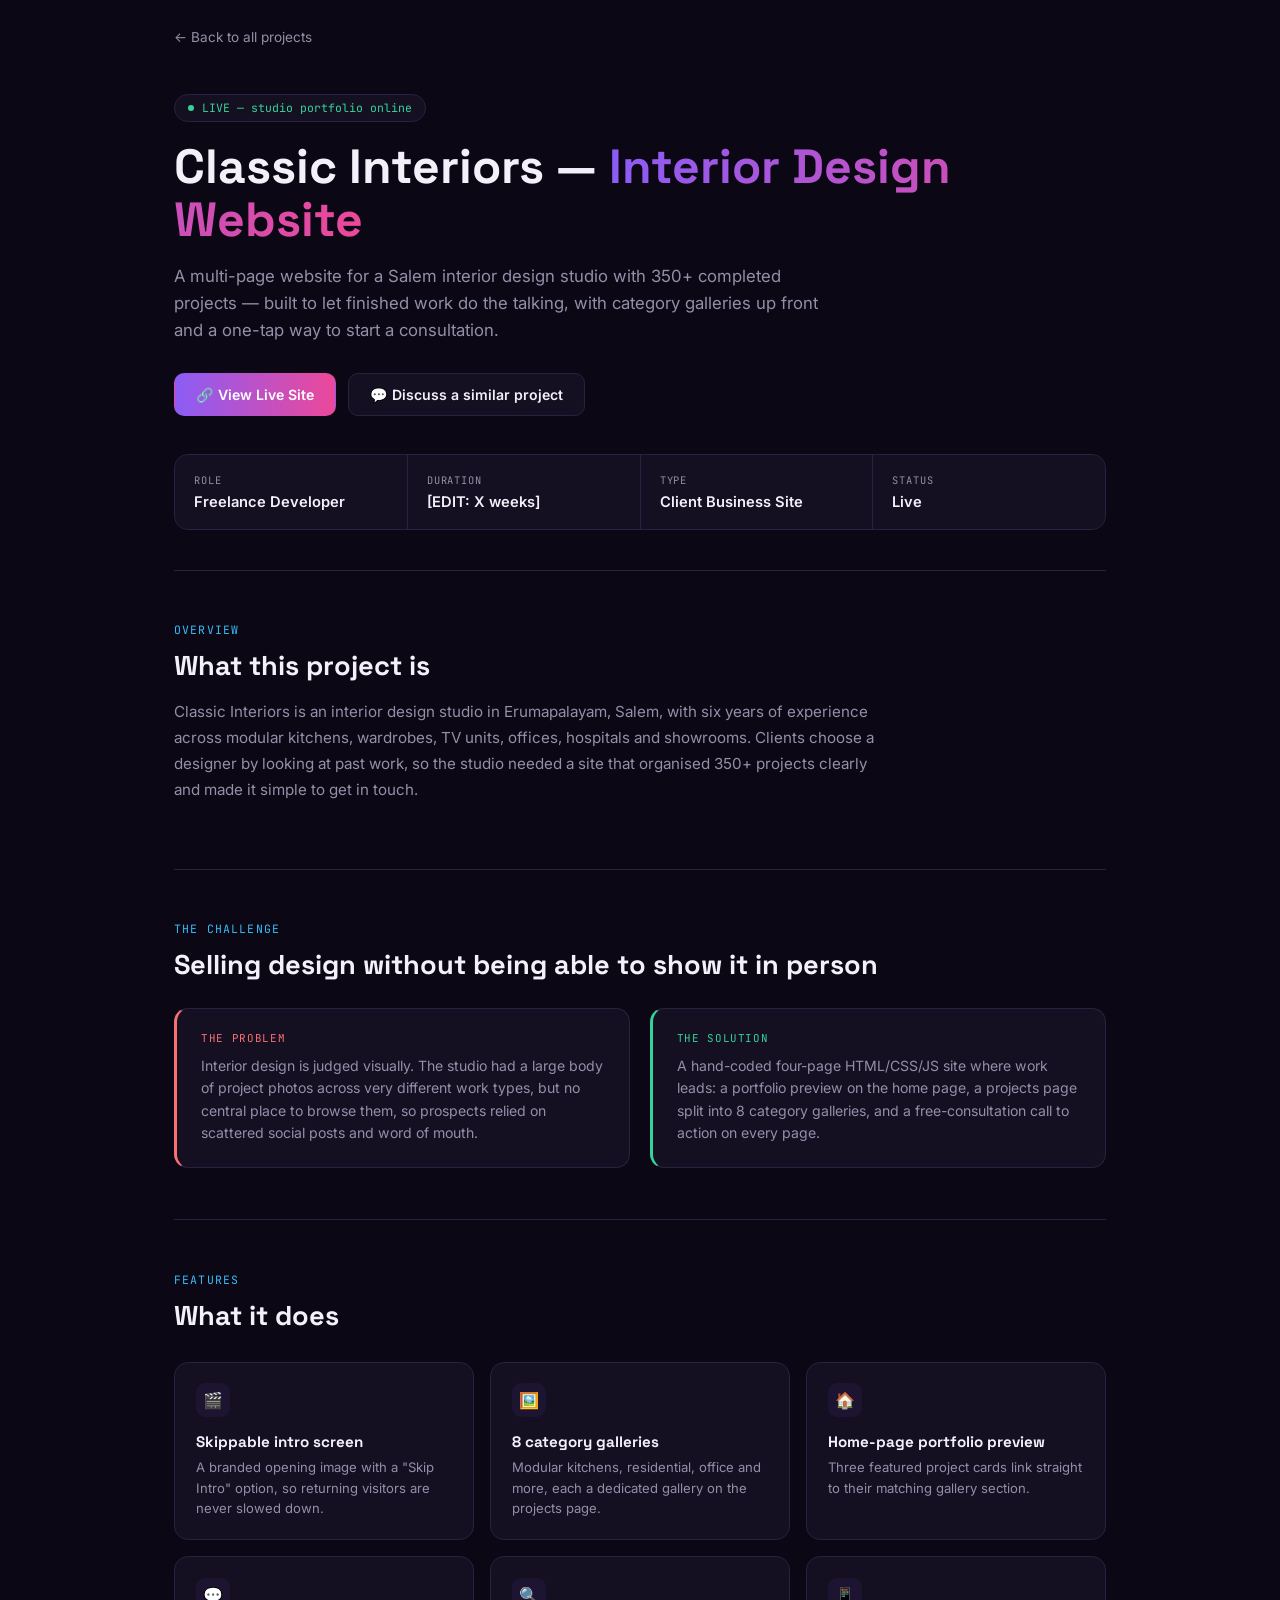
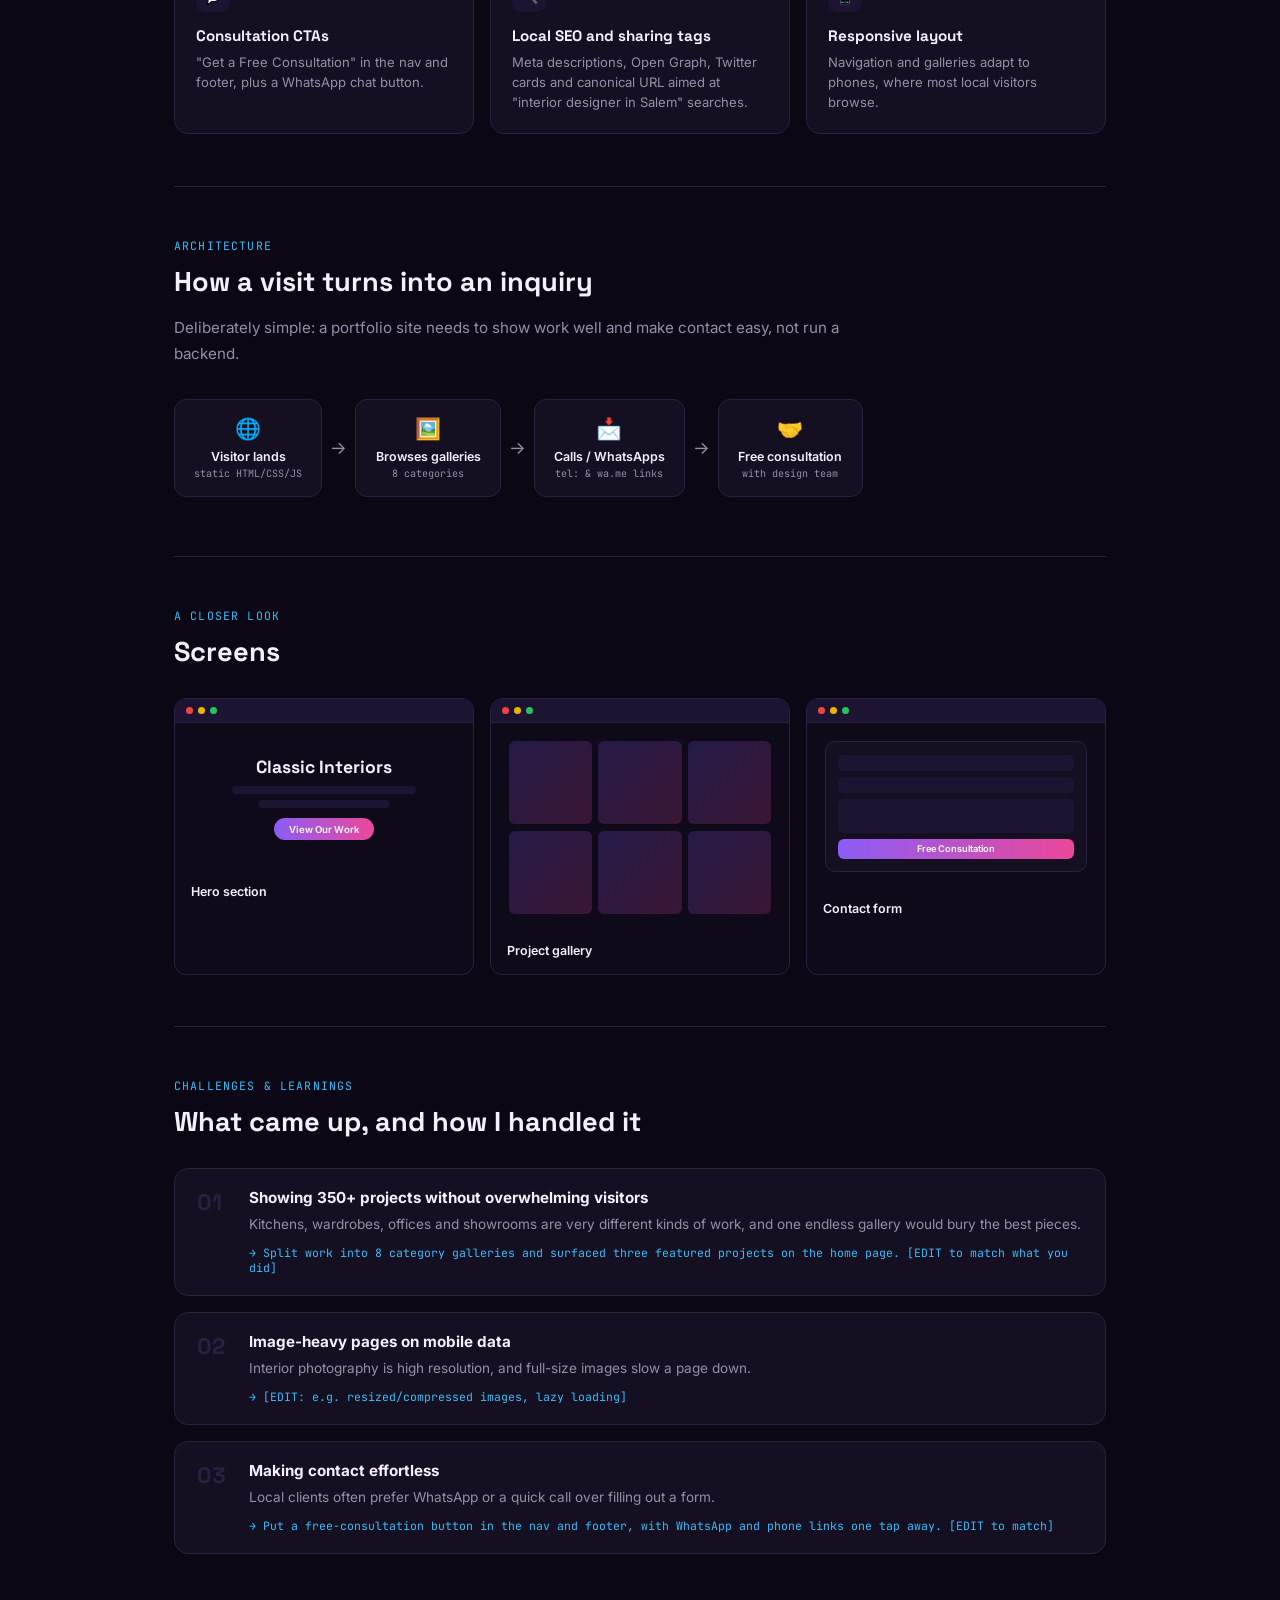
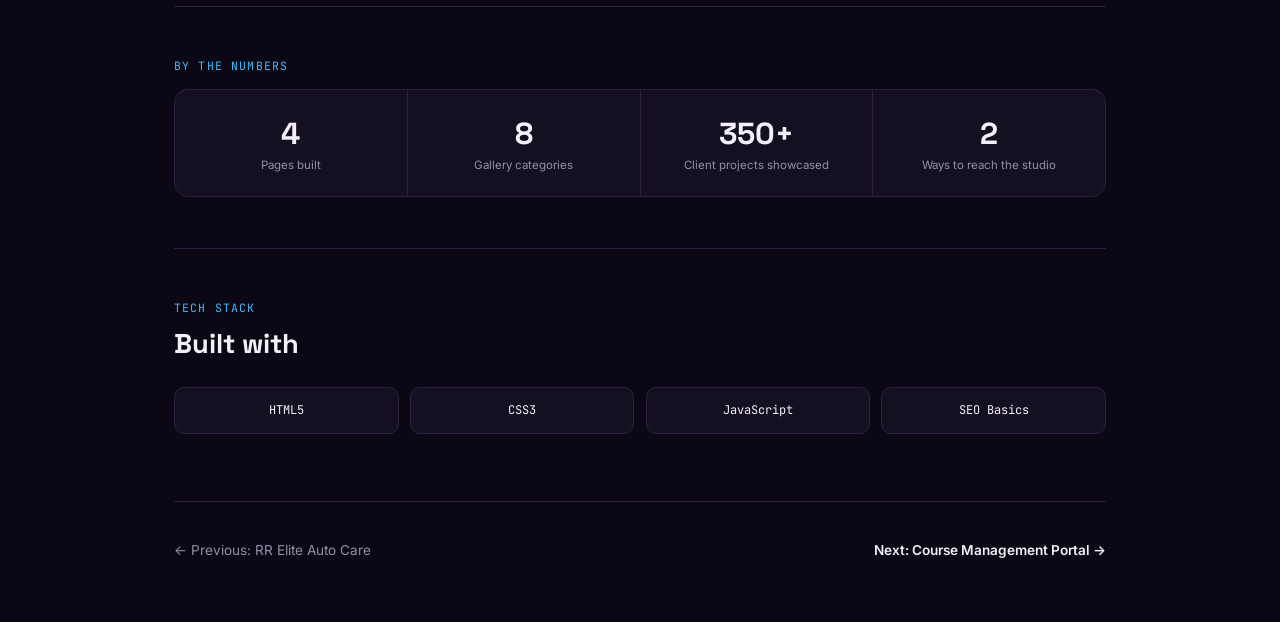
<file: classic-interiors-case-study.html>
<!DOCTYPE html>
<html lang="en">
<head>
<meta charset="UTF-8">
<meta name="viewport" content="width=device-width, initial-scale=1.0">
<title>Classic Interiors — Case Study</title>
<link rel="preconnect" href="https://fonts.googleapis.com">
<link href="https://fonts.googleapis.com/css2?family=Space+Grotesk:wght@500;700&family=Inter:wght@400;500;600&family=JetBrains+Mono:wght@400;500&display=swap" rel="stylesheet">
<style>
  :root{
    --bg:#0b0714; --surface:#150f22; --surface-2:#1c1430; --border:#2a2140;
    --text:#f3f0fa; --muted:#948fa8; --violet:#8b5cf6; --pink:#ec4899;
    --cyan:#38bdf8; --green:#34d399; --amber:#fbbf24;
  }
  *{box-sizing:border-box;}
  body{margin:0; background:var(--bg); color:var(--text); font-family:'Inter',sans-serif;}
  h1,h2,h3{font-family:'Space Grotesk',sans-serif; font-weight:700; margin:0;}
  .grad{background:linear-gradient(90deg,var(--violet),var(--pink)); -webkit-background-clip:text; background-clip:text; color:transparent;}
  .wrap{max-width:980px; margin:0 auto; padding:0 1.5rem;}
  a{color:inherit;}

  .backnav{padding:1.6rem 0 0;}
  .backlink{display:inline-flex; align-items:center; gap:0.4rem; font-size:0.85rem; color:var(--muted); text-decoration:none;}
  .backlink:hover{color:var(--text);}

  .hero{padding:3rem 0 2.5rem; border-bottom:1px solid var(--border);}
  .status{display:inline-flex; align-items:center; gap:0.5rem; font-family:'JetBrains Mono',monospace; font-size:0.72rem; color:var(--green); border:1px solid var(--border); background:var(--surface); padding:0.35rem 0.8rem; border-radius:20px; margin-bottom:1.2rem;}
  .dot{width:6px; height:6px; border-radius:50%; background:var(--green); animation:pulse 2s infinite;}
  @keyframes pulse{0%{box-shadow:0 0 0 0 rgba(52,211,153,.5);} 70%{box-shadow:0 0 0 8px rgba(52,211,153,0);} 100%{box-shadow:0 0 0 0 rgba(52,211,153,0);}}
  .hero h1{font-size:clamp(2rem,4.6vw,3rem); line-height:1.1; margin-bottom:0.9rem;}
  .hero .tagline{font-size:1.05rem; color:var(--muted); max-width:60ch; line-height:1.6; margin-bottom:1.8rem;}
  .cta-row{display:flex; flex-wrap:wrap; gap:0.8rem;}
  .btn{display:inline-flex; align-items:center; gap:0.5rem; font-size:0.88rem; font-weight:600; padding:0.75rem 1.3rem; border-radius:10px; text-decoration:none; border:1px solid transparent;}
  .btn-primary{background:linear-gradient(90deg,var(--violet),var(--pink)); color:#fff;}
  .btn-ghost{background:var(--surface); border-color:var(--border); color:var(--text);}
  .btn-ghost:hover{border-color:var(--violet);}

  .facts{display:grid; grid-template-columns:repeat(4,1fr); gap:1px; background:var(--border); border:1px solid var(--border); border-radius:14px; overflow:hidden; margin-top:2.4rem;}
  .fact{background:var(--surface); padding:1.1rem 1.2rem;}
  .fact .label{font-family:'JetBrains Mono',monospace; font-size:0.65rem; letter-spacing:0.08em; color:var(--muted); text-transform:uppercase; margin-bottom:0.4rem;}
  .fact .value{font-size:0.92rem; font-weight:600;}

  section.block{padding:3.2rem 0;}
  section.block.bordered{border-top:1px solid var(--border);}
  .eyebrow-sm{font-family:'JetBrains Mono',monospace; font-size:0.72rem; letter-spacing:0.1em; color:var(--cyan); text-transform:uppercase; margin-bottom:0.7rem;}
  .h-block{font-size:1.7rem; margin-bottom:1rem;}
  .p-block{color:var(--muted); font-size:0.95rem; line-height:1.7; max-width:72ch;}

  .ps-grid{display:grid; grid-template-columns:1fr 1fr; gap:1.2rem; margin-top:1.6rem;}
  .ps-card{background:var(--surface); border:1px solid var(--border); border-radius:14px; padding:1.4rem 1.5rem;}
  .ps-card.problem{border-left:3px solid #f87171;}
  .ps-card.solution{border-left:3px solid var(--green);}
  .ps-tag{font-family:'JetBrains Mono',monospace; font-size:0.68rem; letter-spacing:0.06em; margin-bottom:0.6rem; display:block;}
  .problem .ps-tag{color:#f87171;} .solution .ps-tag{color:var(--green);}
  .ps-card p{font-size:0.88rem; color:var(--muted); line-height:1.6; margin:0;}

  .feat-grid{display:grid; grid-template-columns:repeat(3,1fr); gap:1rem; margin-top:1.8rem;}
  .feat{background:var(--surface); border:1px solid var(--border); border-radius:14px; padding:1.3rem;}
  .feat .icon{width:34px; height:34px; border-radius:9px; background:var(--surface-2); display:flex; align-items:center; justify-content:center; margin-bottom:0.9rem; font-size:1rem;}
  .feat h4{font-family:'Space Grotesk',sans-serif; font-size:0.95rem; margin:0 0 0.4rem;}
  .feat p{font-size:0.82rem; color:var(--muted); line-height:1.55; margin:0;}

  .flow{display:flex; align-items:center; gap:0.5rem; margin-top:2rem; overflow-x:auto; padding-bottom:0.5rem;}
  .flow-step{flex-shrink:0; background:var(--surface); border:1px solid var(--border); border-radius:12px; padding:1rem 1.2rem; text-align:center; min-width:130px;}
  .flow-step .fs-icon{font-size:1.3rem; margin-bottom:0.5rem;}
  .flow-step .fs-label{font-size:0.78rem; font-weight:600;}
  .flow-step .fs-sub{font-family:'JetBrains Mono',monospace; font-size:0.63rem; color:var(--muted); margin-top:0.2rem;}
  .flow-arrow{flex-shrink:0; color:var(--muted); font-size:1.1rem;}

  .gallery{display:grid; grid-template-columns:repeat(3,1fr); gap:1rem; margin-top:1.8rem;}
  .screen{background:#0e0a1a; border:1px solid var(--border); border-radius:12px; overflow:hidden;}
  .screen-top{display:flex; gap:5px; padding:0.5rem 0.7rem; background:var(--surface-2); border-bottom:1px solid var(--border);}
  .sd{width:7px;height:7px;border-radius:50%;} .sd.r{background:#ef4444;} .sd.y{background:#eab308;} .sd.g{background:#22c55e;}
  .screen-body{padding:1.1rem; min-height:150px; display:flex; align-items:center; justify-content:center;}
  .screen-label{padding:0.7rem 1rem 1rem; font-size:0.78rem; font-weight:600;}
  .hero-mock{width:100%; text-align:center;}
  .hero-mock .logo{font-family:'Space Grotesk',sans-serif; font-size:1.1rem; font-weight:700; margin-bottom:0.5rem;}
  .hero-mock .line{height:8px; border-radius:4px; background:var(--surface-2); margin:0 auto 6px; }
  .hero-mock .line.w1{width:70%;} .hero-mock .line.w2{width:50%;}
  .hero-mock .cta{margin:10px auto 0; width:100px; height:22px; border-radius:20px; background:linear-gradient(90deg,var(--violet),var(--pink)); font-size:0.6rem; display:flex; align-items:center; justify-content:center; color:#fff; font-weight:600;}
  .svc-mock{display:grid; grid-template-columns:1fr 1fr; gap:0.4rem; width:100%;}
  .svc-cell{border-radius:6px; background:linear-gradient(135deg,#7c5cff33,#ec489933); padding:0.55rem 0.5rem; font-size:0.6rem; font-weight:600; text-align:center;}
  .contact-mock{width:100%; background:var(--surface); border:1px solid var(--border); border-radius:10px; padding:0.8rem;}
  .cf-field{height:16px; border-radius:5px; background:var(--surface-2); margin-bottom:6px;}
  .cf-btn{margin-top:4px; background:linear-gradient(90deg,var(--violet),var(--pink)); border-radius:6px; height:20px; font-size:0.58rem; display:flex; align-items:center; justify-content:center; color:#fff; font-weight:600;}

  .chal-list{display:flex; flex-direction:column; gap:1rem; margin-top:1.8rem;}
  .chal{display:flex; gap:1rem; background:var(--surface); border:1px solid var(--border); border-radius:14px; padding:1.2rem 1.4rem;}
  .chal .num{font-family:'Space Grotesk',sans-serif; font-weight:700; font-size:1.4rem; color:var(--border); flex-shrink:0; width:2.2rem;}
  .chal h4{font-size:0.95rem; margin:0 0 0.4rem;}
  .chal p{font-size:0.85rem; color:var(--muted); line-height:1.6; margin:0;}
  .chal .fix{display:inline-block; margin-top:0.6rem; font-family:'JetBrains Mono',monospace; font-size:0.72rem; color:var(--cyan);}

  .stats-strip{display:grid; grid-template-columns:repeat(4,1fr); gap:1px; background:var(--border); border:1px solid var(--border); border-radius:14px; overflow:hidden; margin-top:1rem;}
  .stat{background:var(--surface); padding:1.5rem 1rem; text-align:center;}
  .stat .n{font-family:'Space Grotesk',sans-serif; font-size:1.9rem; font-weight:700;}
  .stat .l{font-size:0.72rem; color:var(--muted); margin-top:0.3rem;}

  .stack-grid{display:grid; grid-template-columns:repeat(4,1fr); gap:0.7rem; margin-top:1.6rem;}
  .stack-item{background:var(--surface); border:1px solid var(--border); border-radius:10px; padding:0.9rem; text-align:center; font-family:'JetBrains Mono',monospace; font-size:0.75rem;}

  .foot-nav{display:flex; justify-content:space-between; align-items:center; padding:2.5rem 0 4rem; border-top:1px solid var(--border); margin-top:1rem;}
  .foot-link{font-size:0.85rem; color:var(--muted); text-decoration:none; display:flex; align-items:center; gap:0.4rem;}
  .foot-link:hover{color:var(--text);}
  .foot-link.next{color:var(--text); font-weight:600;}

  @media(max-width:820px){
    .facts, .stats-strip{grid-template-columns:repeat(2,1fr);}
    .feat-grid, .gallery, .stack-grid{grid-template-columns:1fr 1fr;}
    .ps-grid{grid-template-columns:1fr;}
  }
  .gal-grid{display:grid; grid-template-columns:repeat(3,1fr); gap:0.4rem; width:100%;}
  .gal-cell{aspect-ratio:1; border-radius:6px; background:linear-gradient(135deg,#7c5cff33,#ec489933);}
</style>
</head>
<body>
<div class="wrap">
  <div class="backnav"><a class="backlink" href="index.html#projects">← Back to all projects</a></div>

  <div class="hero">
    <div class="status"><span class="dot"></span>LIVE — studio portfolio online</div>
    <h1>Classic Interiors — <span class="grad">Interior Design Website</span></h1>
    <p class="tagline">A multi-page website for a Salem interior design studio with 350+ completed projects — built to let finished work do the talking, with category galleries up front and a one-tap way to start a consultation.</p>
    <div class="cta-row">
      <a class="btn btn-primary" href="https://www.classicinteriorsdesignstudio.in" target="_blank" rel="noopener">🔗 View Live Site</a>
      <a class="btn btn-ghost" href="index.html#contact">💬 Discuss a similar project</a>
    </div>
    <div class="facts">
      <div class="fact"><div class="label">Role</div><div class="value">Freelance Developer</div></div>
      <div class="fact"><div class="label">Duration</div><div class="value">[EDIT: X weeks]</div></div>
      <div class="fact"><div class="label">Type</div><div class="value">Client Business Site</div></div>
      <div class="fact"><div class="label">Status</div><div class="value">Live</div></div>
    </div>
  </div>

  <section class="block">
    <div class="eyebrow-sm">Overview</div>
    <h2 class="h-block">What this project is</h2>
    <p class="p-block">Classic Interiors is an interior design studio in Erumapalayam, Salem, with six years of experience across modular kitchens, wardrobes, TV units, offices, hospitals and showrooms. Clients choose a designer by looking at past work, so the studio needed a site that organised 350+ projects clearly and made it simple to get in touch.</p>
  </section>

  <section class="block bordered">
    <div class="eyebrow-sm">The Challenge</div>
    <h2 class="h-block">Selling design without being able to show it in person</h2>
    <div class="ps-grid">
      <div class="ps-card problem">
        <span class="ps-tag">THE PROBLEM</span>
        <p>Interior design is judged visually. The studio had a large body of project photos across very different work types, but no central place to browse them, so prospects relied on scattered social posts and word of mouth.</p>
      </div>
      <div class="ps-card solution">
        <span class="ps-tag">THE SOLUTION</span>
        <p>A hand-coded four-page HTML/CSS/JS site where work leads: a portfolio preview on the home page, a projects page split into 8 category galleries, and a free-consultation call to action on every page.</p>
      </div>
    </div>
  </section>

  <section class="block bordered">
    <div class="eyebrow-sm">Features</div>
    <h2 class="h-block">What it does</h2>
    <!-- EDIT: keep only features that are really on the site -->
    <div class="feat-grid">
      <div class="feat"><div class="icon">🎬</div><h4>Skippable intro screen</h4><p>A branded opening image with a "Skip Intro" option, so returning visitors are never slowed down.</p></div>
      <div class="feat"><div class="icon">🖼️</div><h4>8 category galleries</h4><p>Modular kitchens, residential, office and more, each a dedicated gallery on the projects page.</p></div>
      <div class="feat"><div class="icon">🏠</div><h4>Home-page portfolio preview</h4><p>Three featured project cards link straight to their matching gallery section.</p></div>
      <div class="feat"><div class="icon">💬</div><h4>Consultation CTAs</h4><p>"Get a Free Consultation" in the nav and footer, plus a WhatsApp chat button.</p></div>
      <div class="feat"><div class="icon">🔍</div><h4>Local SEO and sharing tags</h4><p>Meta descriptions, Open Graph, Twitter cards and canonical URL aimed at "interior designer in Salem" searches.</p></div>
      <div class="feat"><div class="icon">📱</div><h4>Responsive layout</h4><p>Navigation and galleries adapt to phones, where most local visitors browse.</p></div>
    </div>
  </section>

  <section class="block bordered">
    <div class="eyebrow-sm">Architecture</div>
    <h2 class="h-block">How a visit turns into an inquiry</h2>
    <p class="p-block">Deliberately simple: a portfolio site needs to show work well and make contact easy, not run a backend.</p>
    <div class="flow">
      <div class="flow-step"><div class="fs-icon">🌐</div><div class="fs-label">Visitor lands</div><div class="fs-sub">static HTML/CSS/JS</div></div>
      <div class="flow-arrow">→</div>
      <div class="flow-step"><div class="fs-icon">🖼️</div><div class="fs-label">Browses galleries</div><div class="fs-sub">8 categories</div></div>
      <div class="flow-arrow">→</div>
      <div class="flow-step"><div class="fs-icon">📩</div><div class="fs-label">Calls / WhatsApps</div><div class="fs-sub">tel: &amp; wa.me links</div></div>
      <div class="flow-arrow">→</div>
      <div class="flow-step"><div class="fs-icon">🤝</div><div class="fs-label">Free consultation</div><div class="fs-sub">with design team</div></div>
    </div>
  </section>

  <section class="block bordered">
    <div class="eyebrow-sm">A closer look</div>
    <h2 class="h-block">Screens</h2>
    <div class="gallery">
      <div class="screen">
        <div class="screen-top"><span class="sd r"></span><span class="sd y"></span><span class="sd g"></span></div>
        <div class="screen-body">
          <div class="hero-mock">
            <div class="logo">Classic Interiors</div>
            <div class="line w1"></div>
            <div class="line w2"></div>
            <div class="cta">View Our Work</div>
          </div>
        </div>
        <div class="screen-label">Hero section</div>
      </div>
      <div class="screen">
        <div class="screen-top"><span class="sd r"></span><span class="sd y"></span><span class="sd g"></span></div>
        <div class="screen-body">
          <div class="gal-grid">
            <div class="gal-cell"></div><div class="gal-cell"></div><div class="gal-cell"></div>
            <div class="gal-cell"></div><div class="gal-cell"></div><div class="gal-cell"></div>
          </div>
        </div>
        <div class="screen-label">Project gallery</div>
      </div>
      <div class="screen">
        <div class="screen-top"><span class="sd r"></span><span class="sd y"></span><span class="sd g"></span></div>
        <div class="screen-body">
          <div class="contact-mock">
            <div class="cf-field"></div>
            <div class="cf-field"></div>
            <div class="cf-field" style="height:34px"></div>
            <div class="cf-btn">Free Consultation</div>
          </div>
        </div>
        <div class="screen-label">Contact form</div>
      </div>
    </div>
  </section>

  <section class="block bordered">
    <div class="eyebrow-sm">Challenges &amp; Learnings</div>
    <h2 class="h-block">What came up, and how I handled it</h2>
    <!-- EDIT: replace these with what actually happened on this project -->
    <div class="chal-list">
      <div class="chal">
        <div class="num">01</div>
        <div>
          <h4>Showing 350+ projects without overwhelming visitors</h4>
          <p>Kitchens, wardrobes, offices and showrooms are very different kinds of work, and one endless gallery would bury the best pieces.</p>
          <span class="fix">→ Split work into 8 category galleries and surfaced three featured projects on the home page. [EDIT to match what you did]</span>
        </div>
      </div>
      <div class="chal">
        <div class="num">02</div>
        <div>
          <h4>Image-heavy pages on mobile data</h4>
          <p>Interior photography is high resolution, and full-size images slow a page down.</p>
          <span class="fix">→ [EDIT: e.g. resized/compressed images, lazy loading]</span>
        </div>
      </div>
      <div class="chal">
        <div class="num">03</div>
        <div>
          <h4>Making contact effortless</h4>
          <p>Local clients often prefer WhatsApp or a quick call over filling out a form.</p>
          <span class="fix">→ Put a free-consultation button in the nav and footer, with WhatsApp and phone links one tap away. [EDIT to match]</span>
        </div>
      </div>
    </div>
  </section>

  <section class="block bordered">
    <div class="eyebrow-sm">By the numbers</div>
    <div class="stats-strip">
      <div class="stat"><div class="n">4</div><div class="l">Pages built</div></div>
      <div class="stat"><div class="n">8</div><div class="l">Gallery categories</div></div>
      <div class="stat"><div class="n">350+</div><div class="l">Client projects showcased</div></div>
      <div class="stat"><div class="n">2</div><div class="l">Ways to reach the studio</div></div>
    </div>
  </section>

  <section class="block bordered">
    <div class="eyebrow-sm">Tech Stack</div>
    <h2 class="h-block">Built with</h2>
    <div class="stack-grid">
      <div class="stack-item">HTML5</div>
      <div class="stack-item">CSS3</div>
      <div class="stack-item">JavaScript</div>
      <div class="stack-item">SEO Basics</div>
    </div>
  </section>

  <div class="foot-nav">
    <a class="foot-link" href="rr-elite-case-study.html">← Previous: RR Elite Auto Care</a>
    <a class="foot-link next" href="course-portal-case-study.html">Next: Course Management Portal →</a>
  </div>
</div>
</body>
</html>
</file>
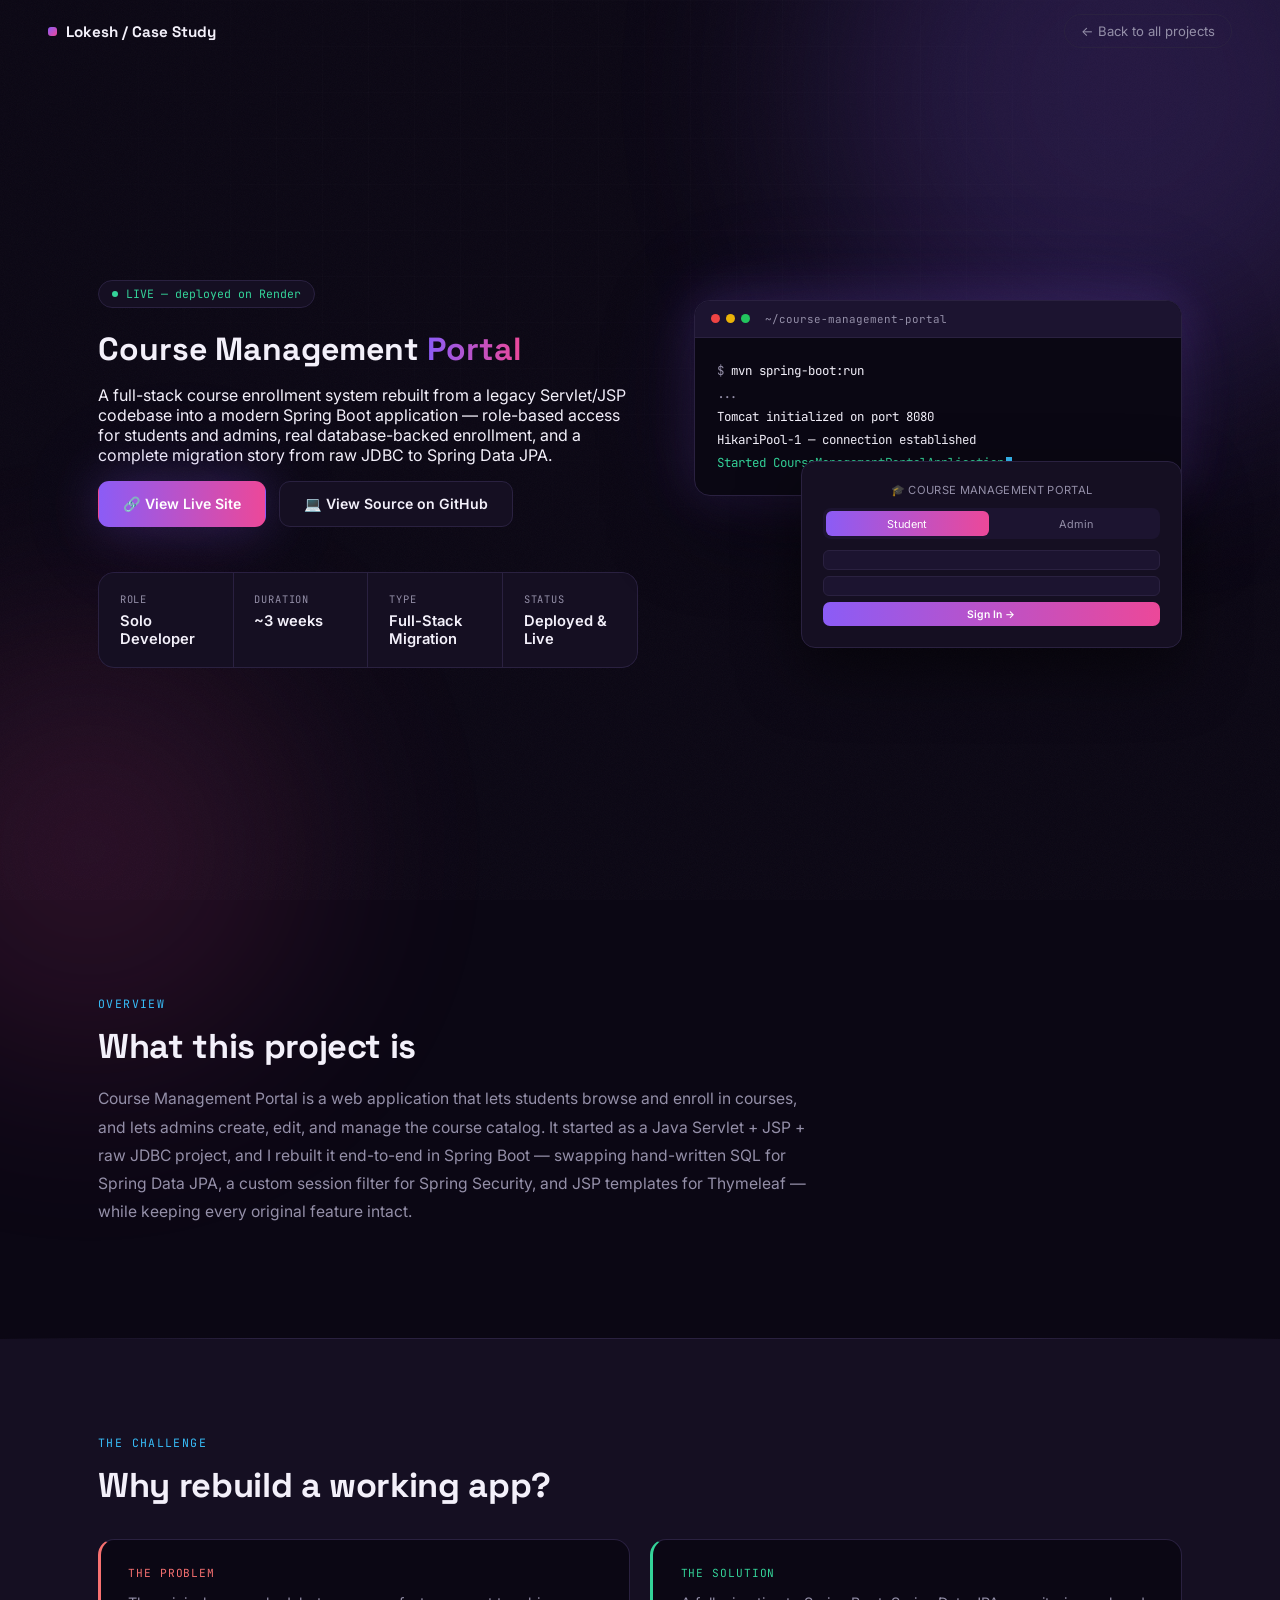
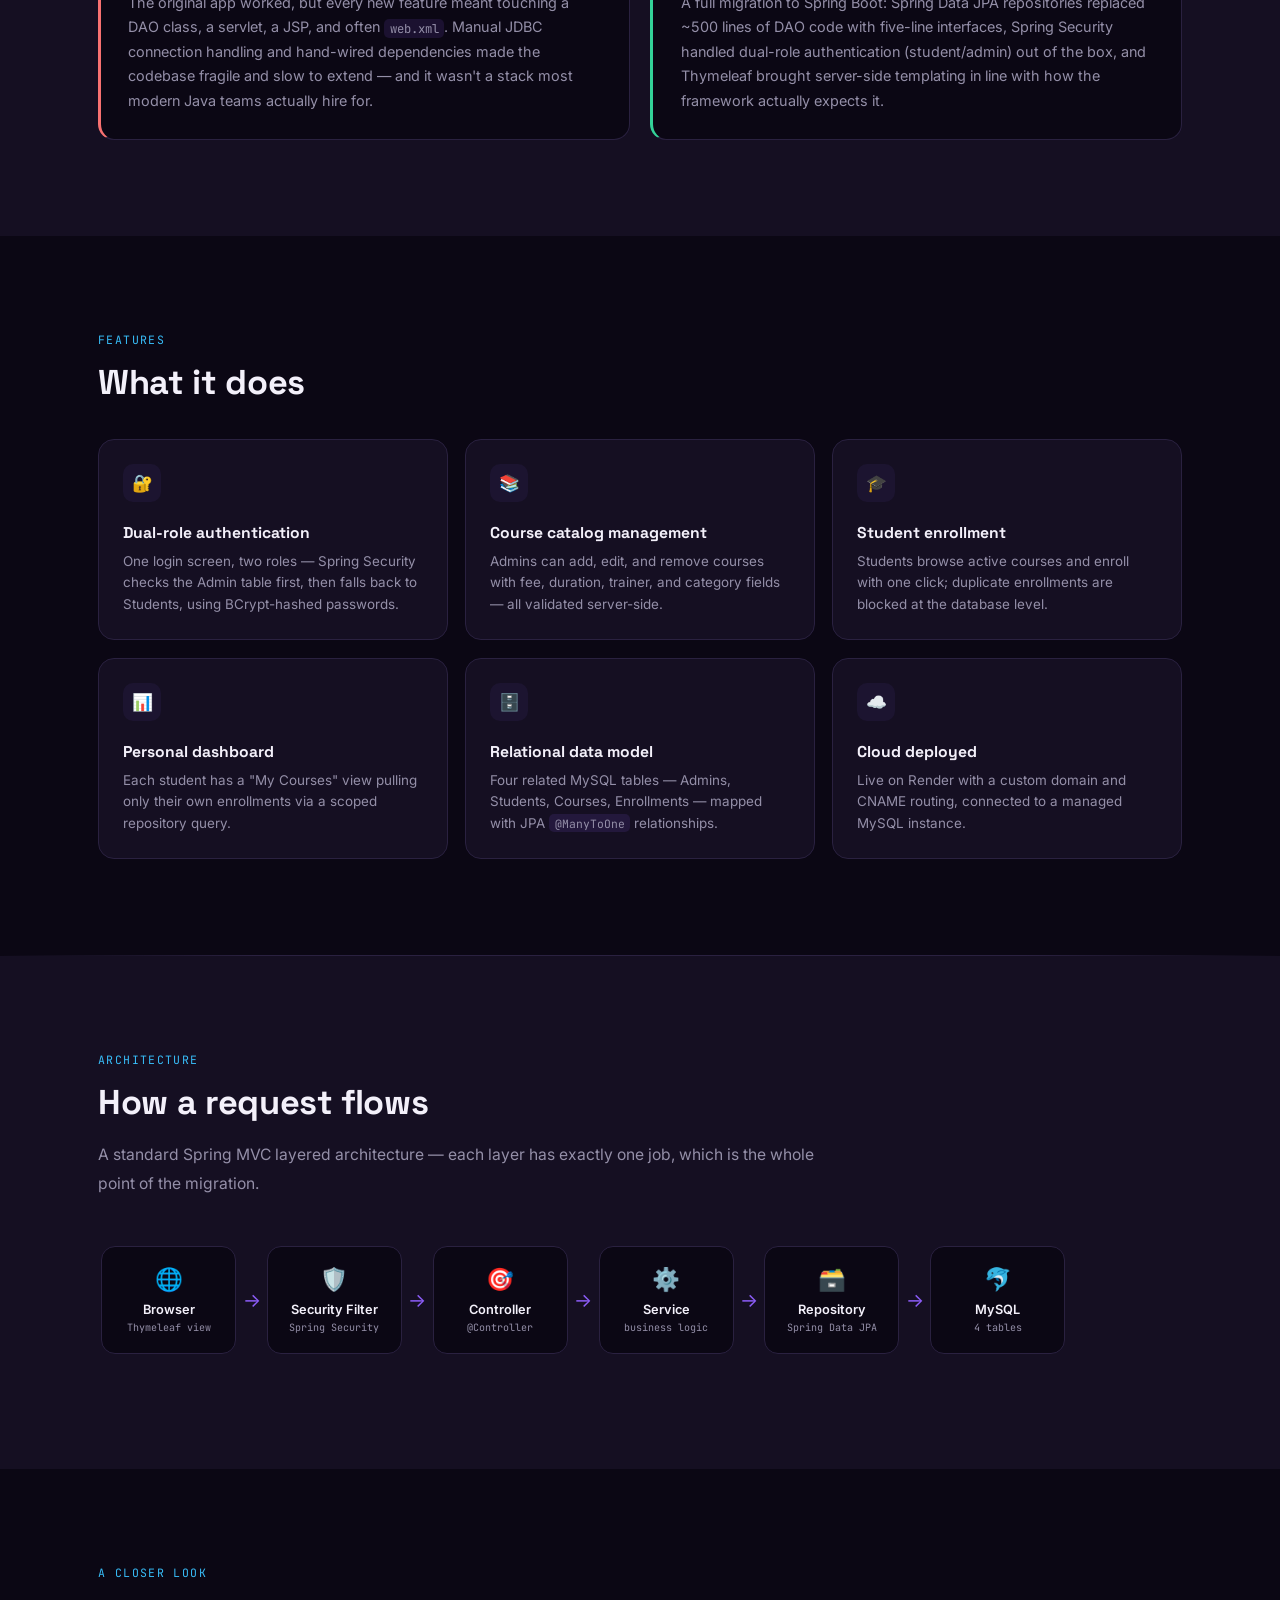
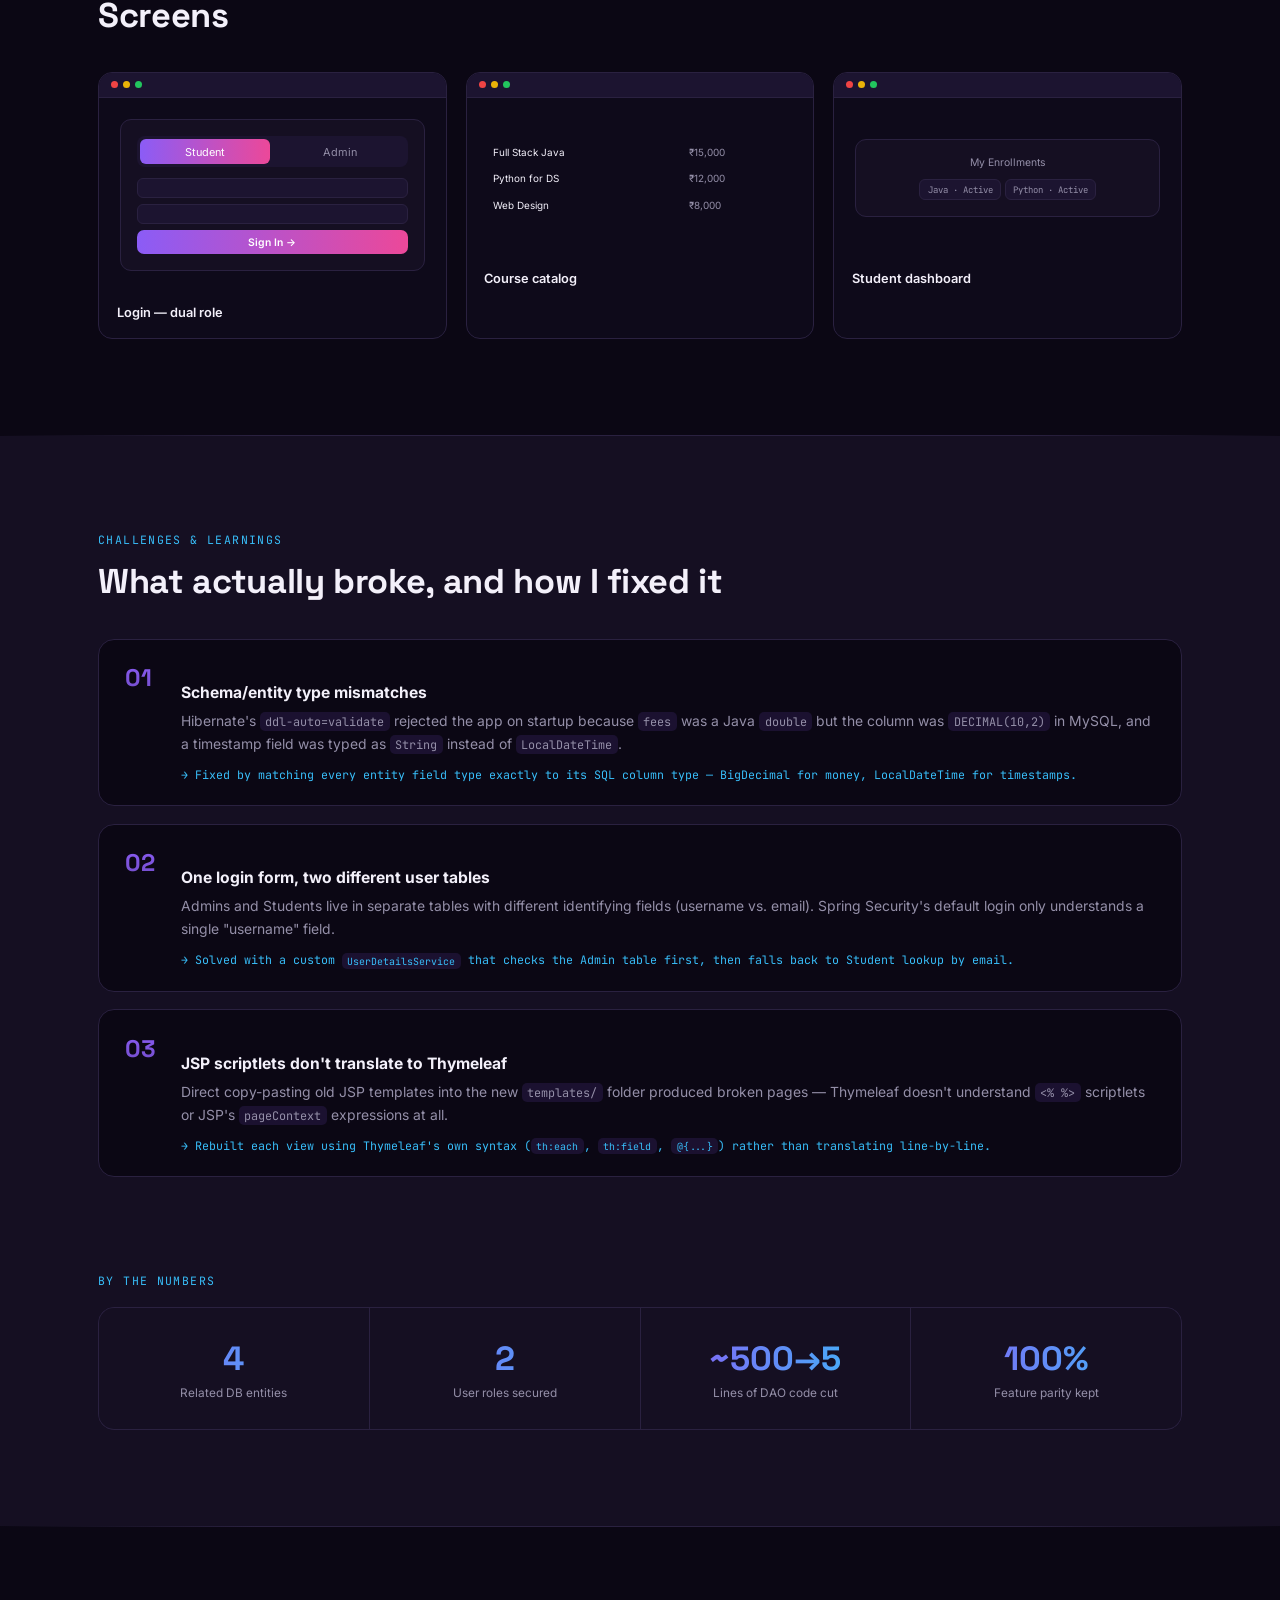
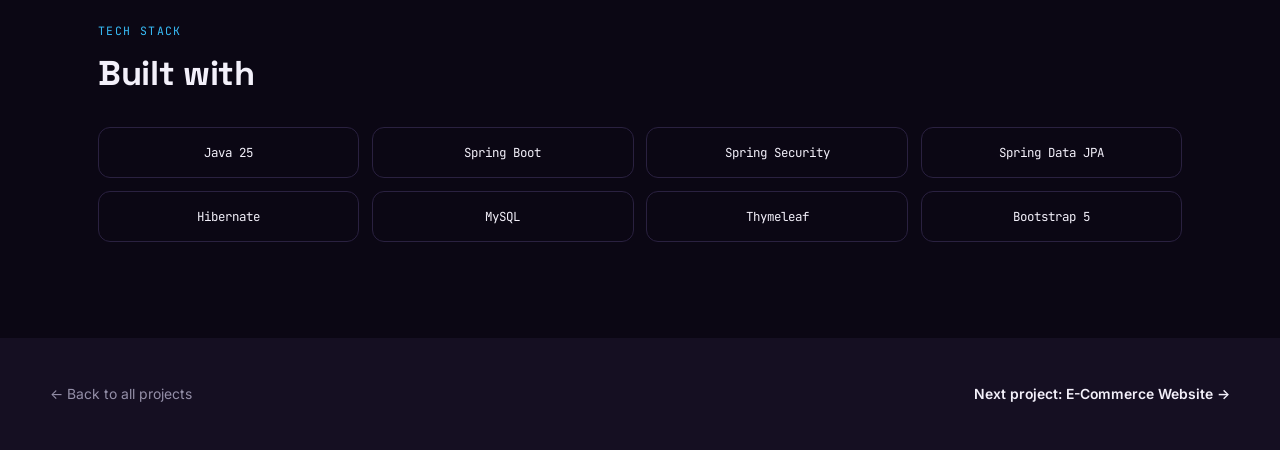
<file: course-portal-case-study.html>
<!DOCTYPE html>
<html lang="en">
<head>
<meta charset="UTF-8">
<meta name="viewport" content="width=device-width, initial-scale=1.0">
<title>Course Management Portal — Case Study</title>
<link rel="preconnect" href="https://fonts.googleapis.com">
<link href="https://fonts.googleapis.com/css2?family=Space+Grotesk:wght@500;700&family=Inter:wght@400;500;600&family=JetBrains+Mono:wght@400;500&display=swap" rel="stylesheet">
<style>
  :root{
    --bg:#0b0714; --bg-deep:#060410; --surface:#150f22; --surface-2:#1c1430; --border:#2a2140;
    --text:#f3f0fa; --muted:#948fa8; --violet:#8b5cf6; --pink:#ec4899;
    --cyan:#38bdf8; --green:#34d399; --amber:#fbbf24;
    --glow-v: 0 0 50px rgba(139,92,246,.28), 0 0 120px rgba(139,92,246,.10);
    --glow-p: 0 0 50px rgba(236,72,153,.28), 0 0 120px rgba(236,72,153,.10);
  }
  *{box-sizing:border-box;}
  html{scroll-behavior:smooth;}
  body{margin:0; background:var(--bg); color:var(--text); font-family:'Inter',sans-serif; overflow-x:hidden;}
  h1,h2,h3{font-family:'Space Grotesk',sans-serif; font-weight:700; margin:0;}
  .grad{background:linear-gradient(90deg,var(--violet),var(--pink)); -webkit-background-clip:text; background-clip:text; color:transparent;}
  a{color:inherit;}

  /* full-bleed section bands + centered inner column */
  .band{width:100%; position:relative;}
  .band.deep{background:var(--bg-deep);}
  .band.raised{background:var(--surface);}
  .wrap{max-width:1180px; margin:0 auto; padding:0 clamp(1.5rem,5vw,3rem); position:relative; z-index:1;}
  .divider{height:1px; width:100%; background:linear-gradient(90deg,transparent,var(--border) 20%,var(--border) 80%,transparent);}

  /* scroll-reveal */
  .reveal{opacity:0; transform:translateY(28px); transition:opacity .7s cubic-bezier(.23,1,.32,1), transform .7s cubic-bezier(.23,1,.32,1);}
  .reveal.visible{opacity:1; transform:translateY(0);}

  /* background texture */
  .noise{position:fixed; inset:0; z-index:0; pointer-events:none; opacity:.035;
    background-image:url("data:image/svg+xml,%3Csvg viewBox='0 0 256 256' xmlns='http://www.w3.org/2000/svg'%3E%3Cfilter id='n'%3E%3CfeTurbulence type='fractalNoise' baseFrequency='0.9' numOctaves='4' stitchTiles='stitch'/%3E%3C/filter%3E%3Crect width='100%25' height='100%25' filter='url(%23n)'/%3E%3C/svg%3E");
    background-size:200px;}

  /* ---------- TOP BAR ---------- */
  .topbar{position:fixed; top:0; left:0; right:0; z-index:100; display:flex; align-items:center; justify-content:space-between;
    padding:0.9rem clamp(1.5rem,5vw,3rem); background:rgba(11,7,20,0); border-bottom:1px solid transparent;
    backdrop-filter:blur(0px); transition:background .35s, border-color .35s, backdrop-filter .35s;}
  .topbar.scrolled{background:rgba(11,7,20,.78); border-bottom-color:var(--border); backdrop-filter:blur(18px) saturate(160%);}
  .topbar .mark{display:flex; align-items:center; gap:0.55rem; font-family:'Space Grotesk',sans-serif; font-weight:700; font-size:0.95rem; text-decoration:none; color:var(--text);}
  .topbar .mark .chip{width:9px; height:9px; border-radius:3px; background:linear-gradient(135deg,var(--violet),var(--pink)); flex-shrink:0;}
  .backlink{display:inline-flex; align-items:center; gap:0.45rem; font-size:0.82rem; color:var(--muted); text-decoration:none; padding:0.5rem 1rem; border:1px solid var(--border); border-radius:100px; transition:.25s;}
  .backlink:hover{color:var(--text); border-color:var(--violet); background:rgba(139,92,246,.08);}

  /* ---------- HERO ---------- */
  .hero-band{min-height:100vh; display:flex; align-items:center; padding-top:6.5rem; padding-bottom:3.5rem;}
  .hero-blob{position:absolute; border-radius:50%; filter:blur(110px); pointer-events:none; z-index:0;}
  .hb-1{width:620px; height:620px; background:var(--violet); opacity:.20; top:-220px; right:-160px;}
  .hb-2{width:420px; height:420px; background:var(--pink); opacity:.14; bottom:-160px; left:-120px;}
  .hero-grid-bg{position:absolute; inset:0; z-index:0; opacity:.5;
    background-image:linear-gradient(rgba(255,255,255,.025) 1px,transparent 1px), linear-gradient(90deg,rgba(255,255,255,.025) 1px,transparent 1px);
    background-size:46px 46px; mask-image:radial-gradient(ellipse 70% 60% at 50% 20%, #000 40%, transparent 90%);}

  .hero-inner{display:grid; grid-template-columns:1.05fr 0.95fr; gap:3.5rem; align-items:center;}

  .status{display:inline-flex; align-items:center; gap:0.5rem; font-family:'JetBrains Mono',monospace; font-size:0.72rem; color:var(--green); border:1px solid var(--border); background:var(--surface); padding:0.35rem 0.8rem; border-radius:20px; margin-bottom:1.3rem;}
  .dot{width:6px; height:6px; border-radius:50%; background:var(--green); animation:pulse 2s infinite;}
  @keyframes pulse{0%{box-shadow:0 0 0 0 rgba(52,211,153,.5);} 70%{box-shadow:0 0 0 8px rgba(52,211,153,0);} 100%{box-shadow:0 0 0 0 rgba(52,211,153,0);}}

  .hero h1{font-size:clamp(2.4rem,4.6vw,3.8rem); line-height:1.05; margin-bottom:1.1rem; letter-spacing:-0.01em;}
  .hero .tagline{font-size:1.08rem; color:var(--muted); max-width:56ch; line-height:1.7; margin-bottom:2rem;}

  .cta-row{display:flex; flex-wrap:wrap; gap:0.8rem;}
  .btn{display:inline-flex; align-items:center; gap:0.5rem; font-size:0.88rem; font-weight:600; padding:0.85rem 1.5rem; border-radius:11px; text-decoration:none; border:1px solid transparent; transition:transform .3s, box-shadow .3s;}
  .btn-primary{background:linear-gradient(90deg,var(--violet),var(--pink)); color:#fff; box-shadow:var(--glow-v);}
  .btn-primary:hover{transform:translateY(-3px); box-shadow:var(--glow-p);}
  .btn-ghost{background:var(--surface); border-color:var(--border); color:var(--text);}
  .btn-ghost:hover{border-color:var(--violet); transform:translateY(-3px);}

  .facts{display:grid; grid-template-columns:repeat(4,1fr); gap:1px; background:var(--border); border:1px solid var(--border); border-radius:16px; overflow:hidden; margin-top:2.8rem;}
  .fact{background:var(--surface); padding:1.2rem 1.3rem;}
  .fact .label{font-family:'JetBrains Mono',monospace; font-size:0.65rem; letter-spacing:0.08em; color:var(--muted); text-transform:uppercase; margin-bottom:0.4rem;}
  .fact .value{font-size:0.92rem; font-weight:600;}

  /* ---------- HERO VISUAL: terminal + login mockup ---------- */
  .hero-visual{position:relative;}
  .term{background:#0a0713; border:1px solid var(--border); border-radius:16px; overflow:hidden; box-shadow:0 30px 80px rgba(0,0,0,.55), var(--glow-v);}
  .term-top{display:flex; align-items:center; gap:6px; padding:0.7rem 1rem; background:var(--surface-2); border-bottom:1px solid var(--border);}
  .td{width:9px;height:9px;border-radius:50%;} .td.r{background:#ef4444;} .td.y{background:#eab308;} .td.g{background:#22c55e;}
  .term-title{margin-left:0.6rem; font-family:'JetBrains Mono',monospace; font-size:0.68rem; color:var(--muted);}
  .term-body{padding:1.3rem 1.4rem; font-family:'JetBrains Mono',monospace; font-size:0.78rem; line-height:1.85; min-height:150px;}
  .term-line{opacity:0; white-space:pre-wrap; animation:termIn .4s ease forwards;}
  .term-line:nth-child(1){animation-delay:.3s;}
  .term-line:nth-child(2){animation-delay:.8s;}
  .term-line:nth-child(3){animation-delay:1.3s;}
  .term-line:nth-child(4){animation-delay:1.8s;}
  .term-line:nth-child(5){animation-delay:2.3s;}
  @keyframes termIn{from{opacity:0; transform:translateY(4px);} to{opacity:1; transform:translateY(0);}}
  .term-muted{color:var(--muted);}
  .term-ok{color:var(--green);}
  .cursor{display:inline-block; width:6px; height:13px; background:var(--cyan); vertical-align:middle; animation:blink 1s step-end infinite; margin-left:2px;}
  @keyframes blink{50%{opacity:0;}}

  .login-float{position:relative; margin-top:-2.2rem; margin-left:auto; width:78%; z-index:2;
    background:var(--surface); border:1px solid var(--border); border-radius:14px; padding:1.3rem;
    box-shadow:0 24px 60px rgba(0,0,0,.5); opacity:0; animation:floatIn .6s .95s cubic-bezier(.23,1,.32,1) forwards;}
  @keyframes floatIn{from{opacity:0; transform:translateY(16px) scale(.97);} to{opacity:1; transform:translateY(0) scale(1);}}
  .login-brand{font-size:0.7rem; color:var(--muted); text-align:center; margin-bottom:0.7rem; letter-spacing:.03em;}
  .mini-tabs{display:flex; gap:5px; background:var(--surface-2); border-radius:8px; padding:3px; margin-bottom:0.7rem;}
  .mini-tab{flex:1; font-size:0.68rem; padding:0.35rem; border-radius:6px; color:var(--muted); text-align:center;}
  .mini-tab.active{background:linear-gradient(90deg,var(--violet),var(--pink)); color:#fff;}
  .mini-field{height:20px; border-radius:6px; background:var(--surface-2); border:1px solid var(--border); margin-bottom:6px;}
  .mini-btn{margin-top:5px; background:linear-gradient(90deg,var(--violet),var(--pink)); border-radius:7px; height:24px; font-size:0.65rem; display:flex; align-items:center; justify-content:center; color:#fff; font-weight:600;}

  /* ---------- SECTION generic ---------- */
  section.block{padding:6rem 0;}
  .eyebrow-sm{font-family:'JetBrains Mono',monospace; font-size:0.72rem; letter-spacing:0.12em; color:var(--cyan); text-transform:uppercase; margin-bottom:0.8rem;}
  .h-block{font-size:clamp(1.7rem,3vw,2.15rem); margin-bottom:1.1rem; letter-spacing:-0.01em;}
  .p-block{color:var(--muted); font-size:0.98rem; line-height:1.8; max-width:72ch;}

  /* ---------- PROBLEM / SOLUTION ---------- */
  .ps-grid{display:grid; grid-template-columns:1fr 1fr; gap:1.3rem; margin-top:2rem;}
  .ps-card{background:var(--bg); border:1px solid var(--border); border-radius:16px; padding:1.6rem 1.7rem; transition:transform .3s, box-shadow .3s;}
  .ps-card:hover{transform:translateY(-5px);}
  .ps-card.problem{border-left:3px solid #f87171;}
  .ps-card.problem:hover{box-shadow:0 20px 50px rgba(248,113,113,.12);}
  .ps-card.solution{border-left:3px solid var(--green);}
  .ps-card.solution:hover{box-shadow:0 20px 50px rgba(52,211,153,.12);}
  .ps-tag{font-family:'JetBrains Mono',monospace; font-size:0.7rem; letter-spacing:0.08em; margin-bottom:0.7rem; display:block;}
  .problem .ps-tag{color:#f87171;} .solution .ps-tag{color:var(--green);}
  .ps-card p{font-size:0.9rem; color:var(--muted); line-height:1.7; margin:0;}

  /* ---------- FEATURE GRID ---------- */
  .feat-grid{display:grid; grid-template-columns:repeat(3,1fr); gap:1.1rem; margin-top:2.2rem;}
  .feat{background:var(--surface); border:1px solid var(--border); border-radius:16px; padding:1.5rem; transition:transform .35s cubic-bezier(.23,1,.32,1), box-shadow .35s, border-color .35s;}
  .feat:hover{transform:translateY(-6px); border-color:rgba(139,92,246,.45); box-shadow:var(--glow-v);}
  .feat .icon{width:38px; height:38px; border-radius:10px; background:var(--surface-2); display:flex; align-items:center; justify-content:center; margin-bottom:1rem; font-size:1.05rem;}
  .feat h4{font-family:'Space Grotesk',sans-serif; font-size:0.98rem; margin-bottom:0.5rem;}
  .feat p{font-size:0.84rem; color:var(--muted); line-height:1.6; margin:0;}

  /* ---------- ARCHITECTURE FLOW ---------- */
  .flow{display:flex; align-items:center; gap:0.4rem; margin-top:2.4rem; overflow-x:auto; padding:0.6rem 0.2rem 1.2rem;}
  .flow-step{flex-shrink:0; background:var(--bg); border:1px solid var(--border); border-radius:14px; padding:1.15rem 1.3rem; text-align:center; min-width:135px; transition:transform .3s, border-color .3s;}
  .flow-step:hover{transform:translateY(-4px); border-color:var(--violet);}
  .flow-step .fs-icon{font-size:1.4rem; margin-bottom:0.55rem;}
  .flow-step .fs-label{font-size:0.8rem; font-weight:600;}
  .flow-step .fs-sub{font-family:'JetBrains Mono',monospace; font-size:0.63rem; color:var(--muted); margin-top:0.25rem;}
  .flow-arrow{flex-shrink:0; color:var(--violet); font-size:1.2rem;}

  /* ---------- GALLERY ---------- */
  .gallery{display:grid; grid-template-columns:repeat(3,1fr); gap:1.2rem; margin-top:2.2rem;}
  .screen{background:#0e0a1a; border:1px solid var(--border); border-radius:14px; overflow:hidden; transition:transform .35s cubic-bezier(.23,1,.32,1), box-shadow .35s;}
  .screen:hover{transform:translateY(-6px); box-shadow:0 26px 60px rgba(0,0,0,.5);}
  .screen-top{display:flex; gap:5px; padding:0.55rem 0.75rem; background:var(--surface-2); border-bottom:1px solid var(--border);}
  .sd{width:7px;height:7px;border-radius:50%;} .sd.r{background:#ef4444;} .sd.y{background:#eab308;} .sd.g{background:#22c55e;}
  .screen-body{padding:1.3rem; min-height:160px; display:flex; align-items:center; justify-content:center;}
  .mini-card{width:100%; background:var(--surface); border:1px solid var(--border); border-radius:11px; padding:1rem; text-align:center;}
  .mini-table{width:100%; font-size:0.62rem; text-align:left;}
  .mini-table tr{border-bottom:1px solid var(--border);}
  .mini-table td{padding:0.4rem 0.2rem; color:var(--muted);}
  .mini-table td:first-child{color:var(--text);}
  .badge-row{display:flex; gap:4px; margin-top:0.65rem; flex-wrap:wrap; justify-content:center;}
  .mini-badge{font-size:0.56rem; padding:0.22rem 0.45rem; background:var(--surface-2); border:1px solid var(--border); border-radius:6px; color:var(--muted); font-family:'JetBrains Mono',monospace;}
  .screen-label{padding:0.8rem 1.1rem 1.1rem; font-size:0.8rem; font-weight:600;}

  /* ---------- CHALLENGES ---------- */
  .chal-list{display:flex; flex-direction:column; gap:1.1rem; margin-top:2.2rem;}
  .chal{display:flex; gap:1.2rem; background:var(--bg); border:1px solid var(--border); border-radius:16px; padding:1.4rem 1.6rem; transition:border-color .3s, transform .3s;}
  .chal:hover{border-color:rgba(139,92,246,.35); transform:translateX(4px);}
  .chal .num{font-family:'Space Grotesk',sans-serif; font-weight:700; font-size:1.5rem; background:linear-gradient(180deg,var(--violet-l,var(--violet)),var(--border)); -webkit-background-clip:text; background-clip:text; color:transparent; flex-shrink:0; width:2.3rem;}
  .chal h4{font-size:0.98rem; margin-bottom:0.5rem;}
  .chal p{font-size:0.87rem; color:var(--muted); line-height:1.65; margin:0;}
  .chal .fix{display:inline-block; margin-top:0.7rem; font-family:'JetBrains Mono',monospace; font-size:0.73rem; color:var(--cyan);}
  code{background:rgba(139,92,246,.12); padding:0.1rem 0.35rem; border-radius:5px; font-family:'JetBrains Mono',monospace; font-size:0.85em;}

  /* ---------- STATS STRIP ---------- */
  .stats-strip{display:grid; grid-template-columns:repeat(4,1fr); gap:1px; background:var(--border); border:1px solid var(--border); border-radius:16px; overflow:hidden; margin-top:1.2rem;}
  .stat{background:var(--surface); padding:1.8rem 1.1rem; text-align:center; transition:background .3s;}
  .stat:hover{background:var(--surface-2);}
  .stat .n{font-family:'Space Grotesk',sans-serif; font-size:2.1rem; font-weight:700; background:linear-gradient(90deg,var(--violet),var(--cyan)); -webkit-background-clip:text; background-clip:text; color:transparent;}
  .stat .l{font-size:0.74rem; color:var(--muted); margin-top:0.4rem;}

  /* ---------- STACK ---------- */
  .stack-grid{display:grid; grid-template-columns:repeat(4,1fr); gap:0.8rem; margin-top:2rem;}
  .stack-item{background:var(--bg); border:1px solid var(--border); border-radius:12px; padding:1rem; text-align:center; font-family:'JetBrains Mono',monospace; font-size:0.78rem; transition:transform .3s, border-color .3s;}
  .stack-item:hover{transform:translateY(-4px); border-color:var(--cyan);}

  /* ---------- FOOTER NAV ---------- */
  .foot-nav{display:flex; justify-content:space-between; align-items:center; padding:3rem 0;}
  .foot-link{font-size:0.87rem; color:var(--muted); text-decoration:none; display:flex; align-items:center; gap:0.45rem; transition:color .25s;}
  .foot-link:hover{color:var(--text);}
  .foot-link.next{color:var(--text); font-weight:600;}

  @media(max-width:980px){
    .hero-inner{grid-template-columns:1fr; gap:3rem;}
    .hero-visual{max-width:460px; margin:0 auto;}
  }
  @media(max-width:820px){
    .facts, .stats-strip{grid-template-columns:repeat(2,1fr);}
    .feat-grid, .gallery, .stack-grid{grid-template-columns:1fr 1fr;}
    .ps-grid{grid-template-columns:1fr;}
    .hero-band{padding-top:7rem;}
  }
  @media(max-width:560px){
    .feat-grid, .gallery, .stack-grid, .facts, .stats-strip{grid-template-columns:1fr;}
    section.block{padding:4rem 0;}
  }
</style>
</head>
<body>

<div class="noise"></div>

<!-- TOP BAR -->
<div class="topbar" id="topbar">
  <a class="mark" href="#"><span class="chip"></span>Lokesh / Case Study</a>
  <a class="backlink" href="#">← Back to all projects</a>
</div>

<!-- HERO -->
<div class="band hero-band">
  <div class="hero-blob hb-1"></div>
  <div class="hero-blob hb-2"></div>
  <div class="hero-grid-bg"></div>
  <div class="wrap">
    <div class="hero-inner">
      <div>
        <div class="status"><span class="dot"></span>LIVE — deployed on Render</div>
        <h1>Course Management <span class="grad">Portal</span></h1>
        <p class="tagline">A full-stack course enrollment system rebuilt from a legacy Servlet/JSP codebase into a modern Spring Boot application — role-based access for students and admins, real database-backed enrollment, and a complete migration story from raw JDBC to Spring Data JPA.</p>
        <div class="cta-row">
          <a class="btn btn-primary" href="https://courses.lokesh-dev.in" target="_blank" rel="noopener">🔗 View Live Site</a>
          <a class="btn btn-ghost" href="#" target="_blank" rel="noopener">💻 View Source on GitHub</a>
        </div>

        <div class="facts">
          <div class="fact"><div class="label">Role</div><div class="value">Solo Developer</div></div>
          <div class="fact"><div class="label">Duration</div><div class="value">~3 weeks</div></div>
          <div class="fact"><div class="label">Type</div><div class="value">Full-Stack Migration</div></div>
          <div class="fact"><div class="label">Status</div><div class="value">Deployed &amp; Live</div></div>
        </div>
      </div>

      <div class="hero-visual">
        <div class="term">
          <div class="term-top"><span class="td r"></span><span class="td y"></span><span class="td g"></span><span class="term-title">~/course-management-portal</span></div>
          <div class="term-body">
            <div class="term-line"><span class="term-muted">$</span> mvn spring-boot:run</div>
            <div class="term-line"><span class="term-muted">...</span></div>
            <div class="term-line">Tomcat initialized on port 8080</div>
            <div class="term-line">HikariPool-1 — connection established</div>
            <div class="term-line"><span class="term-ok">Started CourseManagementPortalApplication</span><span class="cursor"></span></div>
          </div>
        </div>
        <div class="login-float">
          <div class="login-brand">🎓 COURSE MANAGEMENT PORTAL</div>
          <div class="mini-tabs"><div class="mini-tab active">Student</div><div class="mini-tab">Admin</div></div>
          <div class="mini-field"></div><div class="mini-field"></div>
          <div class="mini-btn">Sign In →</div>
        </div>
      </div>
    </div>
  </div>
</div>

<!-- OVERVIEW -->
<section class="band block">
  <div class="wrap reveal">
    <div class="eyebrow-sm">Overview</div>
    <h2 class="h-block">What this project is</h2>
    <p class="p-block">Course Management Portal is a web application that lets students browse and enroll in courses, and lets admins create, edit, and manage the course catalog. It started as a Java Servlet + JSP + raw JDBC project, and I rebuilt it end-to-end in Spring Boot — swapping hand-written SQL for Spring Data JPA, a custom session filter for Spring Security, and JSP templates for Thymeleaf — while keeping every original feature intact.</p>
  </div>
</section>

<div class="divider"></div>

<!-- PROBLEM / SOLUTION -->
<section class="band raised block">
  <div class="wrap reveal">
    <div class="eyebrow-sm">The Challenge</div>
    <h2 class="h-block">Why rebuild a working app?</h2>
    <div class="ps-grid">
      <div class="ps-card problem">
        <span class="ps-tag">THE PROBLEM</span>
        <p>The original app worked, but every new feature meant touching a DAO class, a servlet, a JSP, and often <code>web.xml</code>. Manual JDBC connection handling and hand-wired dependencies made the codebase fragile and slow to extend — and it wasn't a stack most modern Java teams actually hire for.</p>
      </div>
      <div class="ps-card solution">
        <span class="ps-tag">THE SOLUTION</span>
        <p>A full migration to Spring Boot: Spring Data JPA repositories replaced ~500 lines of DAO code with five-line interfaces, Spring Security handled dual-role authentication (student/admin) out of the box, and Thymeleaf brought server-side templating in line with how the framework actually expects it.</p>
      </div>
    </div>
  </div>
</section>

<!-- FEATURES -->
<section class="band block">
  <div class="wrap reveal">
    <div class="eyebrow-sm">Features</div>
    <h2 class="h-block">What it does</h2>
    <div class="feat-grid">
      <div class="feat"><div class="icon">🔐</div><h4>Dual-role authentication</h4><p>One login screen, two roles — Spring Security checks the Admin table first, then falls back to Students, using BCrypt-hashed passwords.</p></div>
      <div class="feat"><div class="icon">📚</div><h4>Course catalog management</h4><p>Admins can add, edit, and remove courses with fee, duration, trainer, and category fields — all validated server-side.</p></div>
      <div class="feat"><div class="icon">🎓</div><h4>Student enrollment</h4><p>Students browse active courses and enroll with one click; duplicate enrollments are blocked at the database level.</p></div>
      <div class="feat"><div class="icon">📊</div><h4>Personal dashboard</h4><p>Each student has a "My Courses" view pulling only their own enrollments via a scoped repository query.</p></div>
      <div class="feat"><div class="icon">🗄️</div><h4>Relational data model</h4><p>Four related MySQL tables — Admins, Students, Courses, Enrollments — mapped with JPA <code>@ManyToOne</code> relationships.</p></div>
      <div class="feat"><div class="icon">☁️</div><h4>Cloud deployed</h4><p>Live on Render with a custom domain and CNAME routing, connected to a managed MySQL instance.</p></div>
    </div>
  </div>
</section>

<div class="divider"></div>

<!-- ARCHITECTURE -->
<section class="band raised block">
  <div class="wrap reveal">
    <div class="eyebrow-sm">Architecture</div>
    <h2 class="h-block">How a request flows</h2>
    <p class="p-block">A standard Spring MVC layered architecture — each layer has exactly one job, which is the whole point of the migration.</p>
    <div class="flow">
      <div class="flow-step"><div class="fs-icon">🌐</div><div class="fs-label">Browser</div><div class="fs-sub">Thymeleaf view</div></div>
      <div class="flow-arrow">→</div>
      <div class="flow-step"><div class="fs-icon">🛡️</div><div class="fs-label">Security Filter</div><div class="fs-sub">Spring Security</div></div>
      <div class="flow-arrow">→</div>
      <div class="flow-step"><div class="fs-icon">🎯</div><div class="fs-label">Controller</div><div class="fs-sub">@Controller</div></div>
      <div class="flow-arrow">→</div>
      <div class="flow-step"><div class="fs-icon">⚙️</div><div class="fs-label">Service</div><div class="fs-sub">business logic</div></div>
      <div class="flow-arrow">→</div>
      <div class="flow-step"><div class="fs-icon">🗃️</div><div class="fs-label">Repository</div><div class="fs-sub">Spring Data JPA</div></div>
      <div class="flow-arrow">→</div>
      <div class="flow-step"><div class="fs-icon">🐬</div><div class="fs-label">MySQL</div><div class="fs-sub">4 tables</div></div>
    </div>
  </div>
</section>

<!-- GALLERY -->
<section class="band block">
  <div class="wrap reveal">
    <div class="eyebrow-sm">A closer look</div>
    <h2 class="h-block">Screens</h2>
    <div class="gallery">
      <div class="screen">
        <div class="screen-top"><span class="sd r"></span><span class="sd y"></span><span class="sd g"></span></div>
        <div class="screen-body">
          <div class="mini-card">
            <div class="mini-tabs"><div class="mini-tab active">Student</div><div class="mini-tab">Admin</div></div>
            <div class="mini-field"></div><div class="mini-field"></div>
            <div class="mini-btn">Sign In →</div>
          </div>
        </div>
        <div class="screen-label">Login — dual role</div>
      </div>
      <div class="screen">
        <div class="screen-top"><span class="sd r"></span><span class="sd y"></span><span class="sd g"></span></div>
        <div class="screen-body">
          <table class="mini-table">
            <tr><td>Full Stack Java</td><td>₹15,000</td></tr>
            <tr><td>Python for DS</td><td>₹12,000</td></tr>
            <tr><td>Web Design</td><td>₹8,000</td></tr>
          </table>
        </div>
        <div class="screen-label">Course catalog</div>
      </div>
      <div class="screen">
        <div class="screen-top"><span class="sd r"></span><span class="sd y"></span><span class="sd g"></span></div>
        <div class="screen-body">
          <div class="mini-card">
            <div style="font-size:0.65rem; margin-bottom:0.5rem; color:var(--muted);">My Enrollments</div>
            <div class="badge-row">
              <span class="mini-badge">Java · Active</span>
              <span class="mini-badge">Python · Active</span>
            </div>
          </div>
        </div>
        <div class="screen-label">Student dashboard</div>
      </div>
    </div>
  </div>
</section>

<div class="divider"></div>

<!-- CHALLENGES -->
<section class="band raised block">
  <div class="wrap reveal">
    <div class="eyebrow-sm">Challenges &amp; Learnings</div>
    <h2 class="h-block">What actually broke, and how I fixed it</h2>
    <div class="chal-list">
      <div class="chal">
        <div class="num">01</div>
        <div>
          <h4>Schema/entity type mismatches</h4>
          <p>Hibernate's <code>ddl-auto=validate</code> rejected the app on startup because <code>fees</code> was a Java <code>double</code> but the column was <code>DECIMAL(10,2)</code> in MySQL, and a timestamp field was typed as <code>String</code> instead of <code>LocalDateTime</code>.</p>
          <span class="fix">→ Fixed by matching every entity field type exactly to its SQL column type — BigDecimal for money, LocalDateTime for timestamps.</span>
        </div>
      </div>
      <div class="chal">
        <div class="num">02</div>
        <div>
          <h4>One login form, two different user tables</h4>
          <p>Admins and Students live in separate tables with different identifying fields (username vs. email). Spring Security's default login only understands a single "username" field.</p>
          <span class="fix">→ Solved with a custom <code>UserDetailsService</code> that checks the Admin table first, then falls back to Student lookup by email.</span>
        </div>
      </div>
      <div class="chal">
        <div class="num">03</div>
        <div>
          <h4>JSP scriptlets don't translate to Thymeleaf</h4>
          <p>Direct copy-pasting old JSP templates into the new <code>templates/</code> folder produced broken pages — Thymeleaf doesn't understand <code>&lt;% %&gt;</code> scriptlets or JSP's <code>pageContext</code> expressions at all.</p>
          <span class="fix">→ Rebuilt each view using Thymeleaf's own syntax (<code>th:each</code>, <code>th:field</code>, <code>@{...}</code>) rather than translating line-by-line.</span>
        </div>
      </div>
    </div>
  </div>
</section>

<!-- STATS -->
<section class="band raised block" style="padding-top:0;">
  <div class="wrap reveal">
    <div class="eyebrow-sm">By the numbers</div>
    <div class="stats-strip">
      <div class="stat"><div class="n">4</div><div class="l">Related DB entities</div></div>
      <div class="stat"><div class="n">2</div><div class="l">User roles secured</div></div>
      <div class="stat"><div class="n">~500→5</div><div class="l">Lines of DAO code cut</div></div>
      <div class="stat"><div class="n">100%</div><div class="l">Feature parity kept</div></div>
    </div>
  </div>
</section>

<div class="divider"></div>

<!-- STACK -->
<section class="band block">
  <div class="wrap reveal">
    <div class="eyebrow-sm">Tech Stack</div>
    <h2 class="h-block">Built with</h2>
    <div class="stack-grid">
      <div class="stack-item">Java 25</div>
      <div class="stack-item">Spring Boot</div>
      <div class="stack-item">Spring Security</div>
      <div class="stack-item">Spring Data JPA</div>
      <div class="stack-item">Hibernate</div>
      <div class="stack-item">MySQL</div>
      <div class="stack-item">Thymeleaf</div>
      <div class="stack-item">Bootstrap 5</div>
    </div>
  </div>
</section>

<!-- FOOTER NAV -->
<div class="band raised">
  <div class="wrap foot-nav">
    <a class="foot-link" href="#">← Back to all projects</a>
    <a class="foot-link next" href="#">Next project: E-Commerce Website →</a>
  </div>
</div>

<script>
  // Sticky top bar background on scroll
  var topbar = document.getElementById('topbar');
  window.addEventListener('scroll', function () {
    if (window.pageYOffset > 40) topbar.classList.add('scrolled');
    else topbar.classList.remove('scrolled');
  });

  // Reveal-on-scroll for each section
  var revealObserver = new IntersectionObserver(function (entries) {
    entries.forEach(function (entry) {
      if (entry.isIntersecting) {
        entry.target.classList.add('visible');
        revealObserver.unobserve(entry.target);
      }
    });
  }, { threshold: 0.12 });
  document.querySelectorAll('.reveal').forEach(function (el) { revealObserver.observe(el); });
</script>

</body>
</html>
</file>
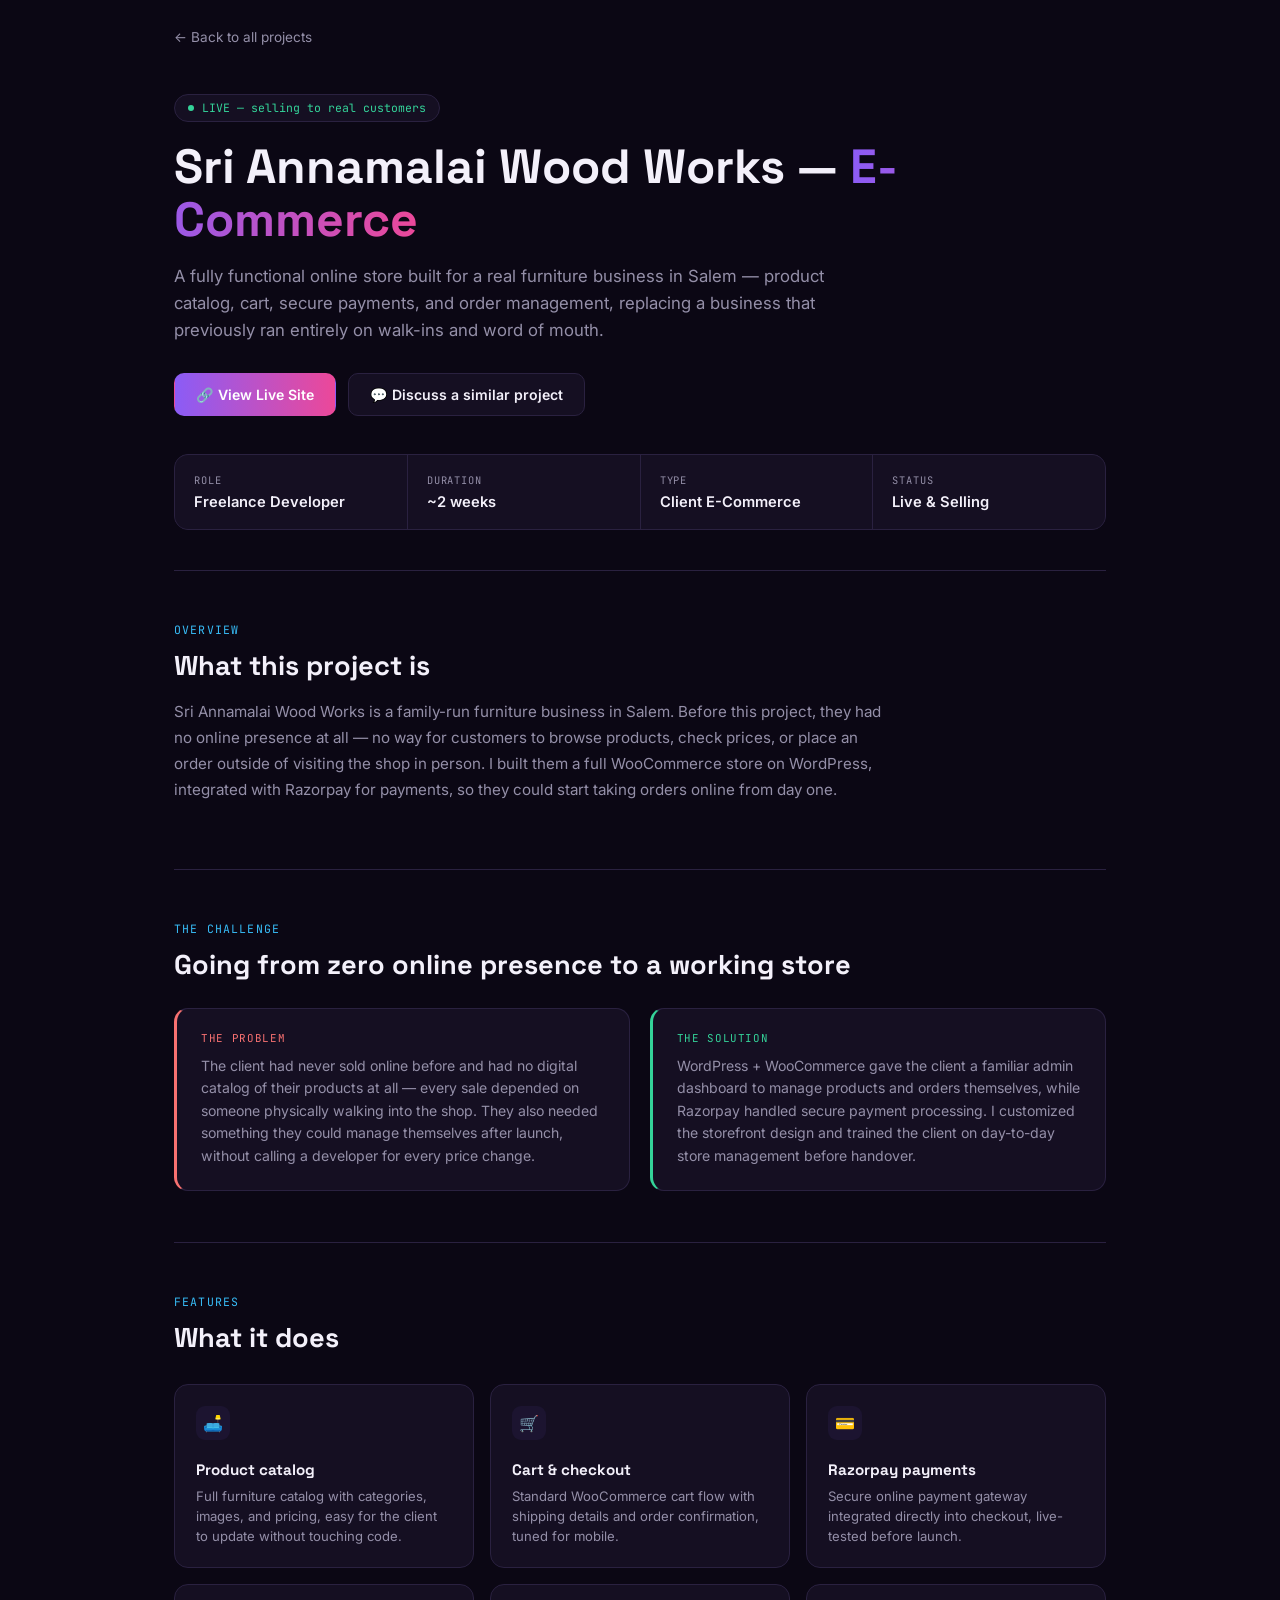
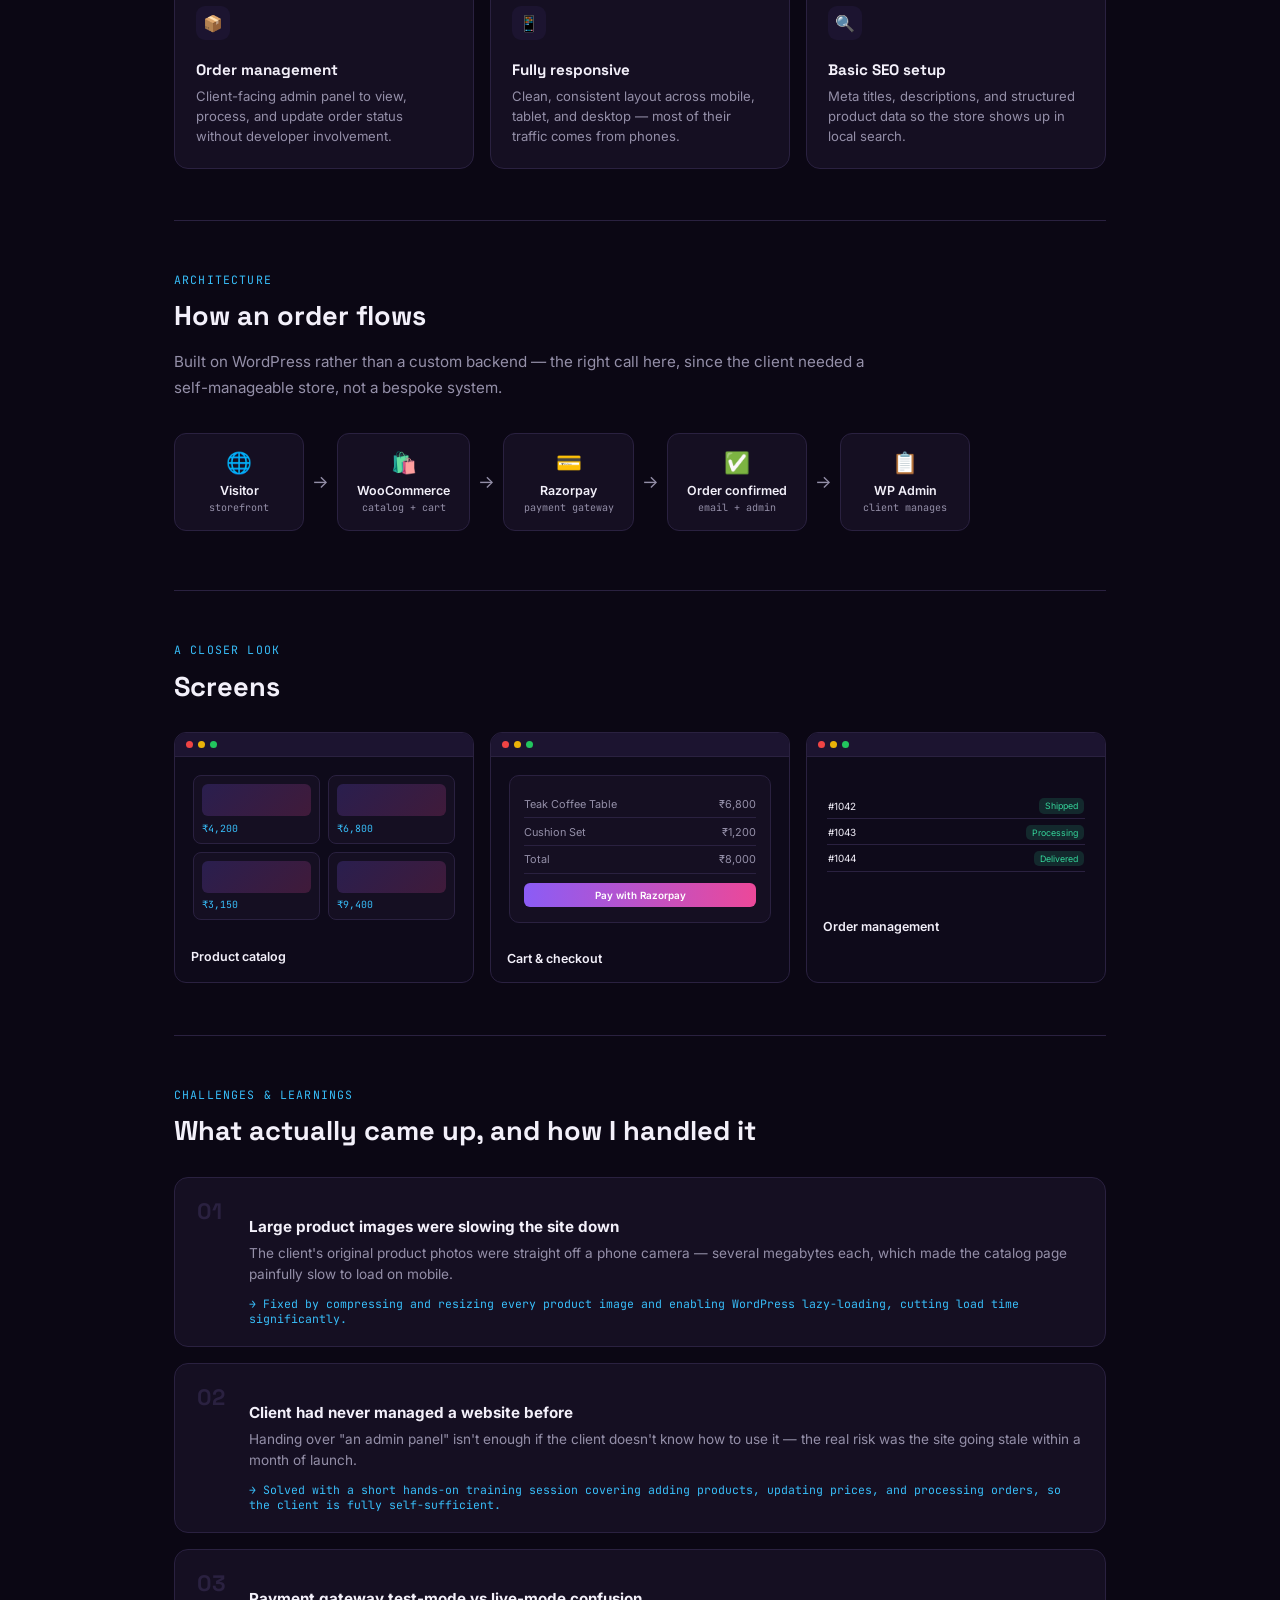
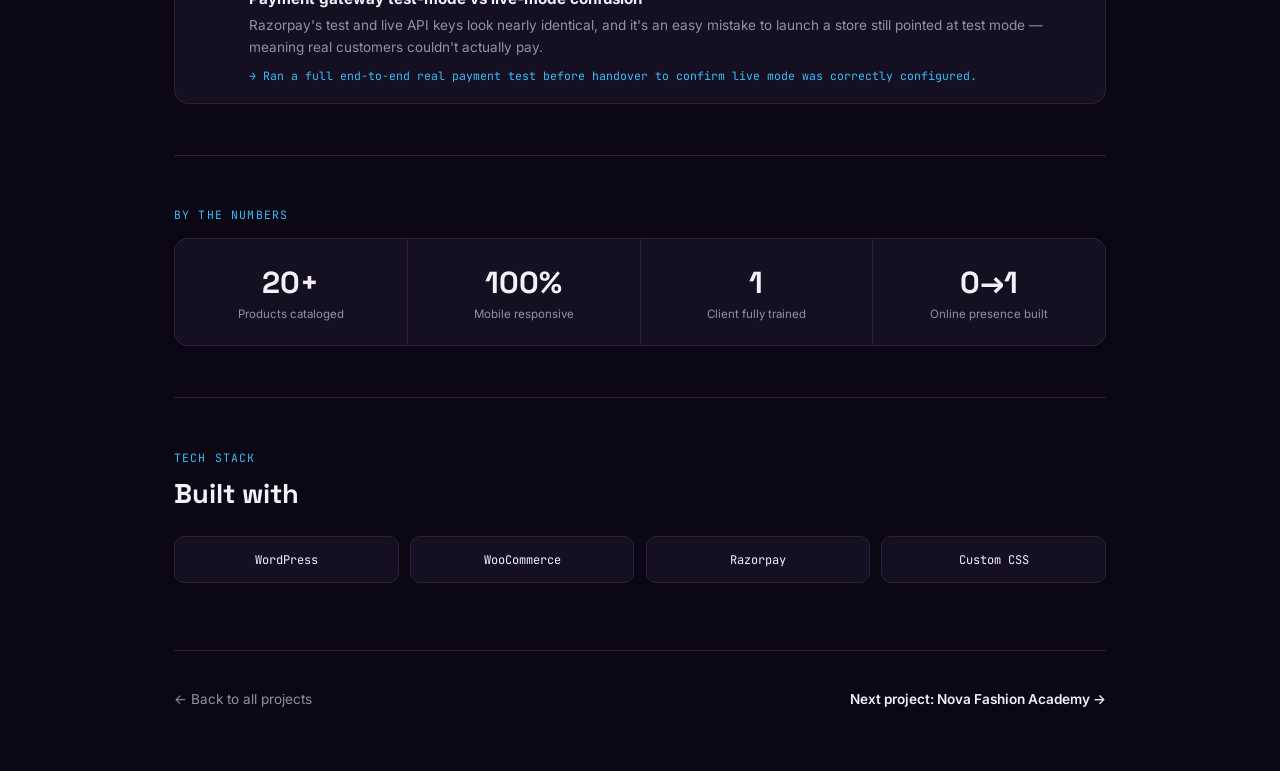
<file: ecommerce-case-study.html>
<!DOCTYPE html>
<html lang="en">
<head>
<meta charset="UTF-8">
<meta name="viewport" content="width=device-width, initial-scale=1.0">
<title>Sri Annamalai Wood Works — Case Study</title>
<link rel="preconnect" href="https://fonts.googleapis.com">
<link href="https://fonts.googleapis.com/css2?family=Space+Grotesk:wght@500;700&family=Inter:wght@400;500;600&family=JetBrains+Mono:wght@400;500&display=swap" rel="stylesheet">
<style>
  :root{
    --bg:#0b0714; --surface:#150f22; --surface-2:#1c1430; --border:#2a2140;
    --text:#f3f0fa; --muted:#948fa8; --violet:#8b5cf6; --pink:#ec4899;
    --cyan:#38bdf8; --green:#34d399; --amber:#fbbf24;
  }
  *{box-sizing:border-box;}
  body{margin:0; background:var(--bg); color:var(--text); font-family:'Inter',sans-serif;}
  h1,h2,h3{font-family:'Space Grotesk',sans-serif; font-weight:700; margin:0;}
  .grad{background:linear-gradient(90deg,var(--violet),var(--pink)); -webkit-background-clip:text; background-clip:text; color:transparent;}
  .wrap{max-width:980px; margin:0 auto; padding:0 1.5rem;}
  a{color:inherit;}

  .backnav{padding:1.6rem 0 0;}
  .backlink{display:inline-flex; align-items:center; gap:0.4rem; font-size:0.85rem; color:var(--muted); text-decoration:none;}
  .backlink:hover{color:var(--text);}

  .hero{padding:3rem 0 2.5rem; border-bottom:1px solid var(--border);}
  .status{display:inline-flex; align-items:center; gap:0.5rem; font-family:'JetBrains Mono',monospace; font-size:0.72rem; color:var(--green); border:1px solid var(--border); background:var(--surface); padding:0.35rem 0.8rem; border-radius:20px; margin-bottom:1.2rem;}
  .dot{width:6px; height:6px; border-radius:50%; background:var(--green); animation:pulse 2s infinite;}
  @keyframes pulse{0%{box-shadow:0 0 0 0 rgba(52,211,153,.5);} 70%{box-shadow:0 0 0 8px rgba(52,211,153,0);} 100%{box-shadow:0 0 0 0 rgba(52,211,153,0);}}
  .hero h1{font-size:clamp(2rem,4.6vw,3rem); line-height:1.1; margin-bottom:0.9rem;}
  .hero .tagline{font-size:1.05rem; color:var(--muted); max-width:60ch; line-height:1.6; margin-bottom:1.8rem;}
  .cta-row{display:flex; flex-wrap:wrap; gap:0.8rem;}
  .btn{display:inline-flex; align-items:center; gap:0.5rem; font-size:0.88rem; font-weight:600; padding:0.75rem 1.3rem; border-radius:10px; text-decoration:none; border:1px solid transparent;}
  .btn-primary{background:linear-gradient(90deg,var(--violet),var(--pink)); color:#fff;}
  .btn-ghost{background:var(--surface); border-color:var(--border); color:var(--text);}
  .btn-ghost:hover{border-color:var(--violet);}

  .facts{display:grid; grid-template-columns:repeat(4,1fr); gap:1px; background:var(--border); border:1px solid var(--border); border-radius:14px; overflow:hidden; margin-top:2.4rem;}
  .fact{background:var(--surface); padding:1.1rem 1.2rem;}
  .fact .label{font-family:'JetBrains Mono',monospace; font-size:0.65rem; letter-spacing:0.08em; color:var(--muted); text-transform:uppercase; margin-bottom:0.4rem;}
  .fact .value{font-size:0.92rem; font-weight:600;}

  section.block{padding:3.2rem 0;}
  section.block.bordered{border-top:1px solid var(--border);}
  .eyebrow-sm{font-family:'JetBrains Mono',monospace; font-size:0.72rem; letter-spacing:0.1em; color:var(--cyan); text-transform:uppercase; margin-bottom:0.7rem;}
  .h-block{font-size:1.7rem; margin-bottom:1rem;}
  .p-block{color:var(--muted); font-size:0.95rem; line-height:1.7; max-width:72ch;}

  .ps-grid{display:grid; grid-template-columns:1fr 1fr; gap:1.2rem; margin-top:1.6rem;}
  .ps-card{background:var(--surface); border:1px solid var(--border); border-radius:14px; padding:1.4rem 1.5rem;}
  .ps-card.problem{border-left:3px solid #f87171;}
  .ps-card.solution{border-left:3px solid var(--green);}
  .ps-tag{font-family:'JetBrains Mono',monospace; font-size:0.68rem; letter-spacing:0.06em; margin-bottom:0.6rem; display:block;}
  .problem .ps-tag{color:#f87171;} .solution .ps-tag{color:var(--green);}
  .ps-card p{font-size:0.88rem; color:var(--muted); line-height:1.6; margin:0;}

  .feat-grid{display:grid; grid-template-columns:repeat(3,1fr); gap:1rem; margin-top:1.8rem;}
  .feat{background:var(--surface); border:1px solid var(--border); border-radius:14px; padding:1.3rem;}
  .feat .icon{width:34px; height:34px; border-radius:9px; background:var(--surface-2); display:flex; align-items:center; justify-content:center; margin-bottom:0.9rem; font-size:1rem;}
  .feat h4{font-family:'Space Grotesk',sans-serif; font-size:0.95rem; margin-bottom:0.4rem;}
  .feat p{font-size:0.82rem; color:var(--muted); line-height:1.55; margin:0;}

  .flow{display:flex; align-items:center; gap:0.5rem; margin-top:2rem; overflow-x:auto; padding-bottom:0.5rem;}
  .flow-step{flex-shrink:0; background:var(--surface); border:1px solid var(--border); border-radius:12px; padding:1rem 1.2rem; text-align:center; min-width:130px;}
  .flow-step .fs-icon{font-size:1.3rem; margin-bottom:0.5rem;}
  .flow-step .fs-label{font-size:0.78rem; font-weight:600;}
  .flow-step .fs-sub{font-family:'JetBrains Mono',monospace; font-size:0.63rem; color:var(--muted); margin-top:0.2rem;}
  .flow-arrow{flex-shrink:0; color:var(--muted); font-size:1.1rem;}

  .gallery{display:grid; grid-template-columns:repeat(3,1fr); gap:1rem; margin-top:1.8rem;}
  .screen{background:#0e0a1a; border:1px solid var(--border); border-radius:12px; overflow:hidden;}
  .screen-top{display:flex; gap:5px; padding:0.5rem 0.7rem; background:var(--surface-2); border-bottom:1px solid var(--border);}
  .sd{width:7px;height:7px;border-radius:50%;} .sd.r{background:#ef4444;} .sd.y{background:#eab308;} .sd.g{background:#22c55e;}
  .screen-body{padding:1.1rem; min-height:150px; display:flex; align-items:center; justify-content:center;}
  .screen-label{padding:0.7rem 1rem 1rem; font-size:0.78rem; font-weight:600;}
  .products{display:grid; grid-template-columns:repeat(2,1fr); gap:0.5rem; width:100%;}
  .product{background:var(--surface); border:1px solid var(--border); border-radius:8px; padding:0.5rem;}
  .swatch{height:32px; border-radius:6px; margin-bottom:0.35rem; background:linear-gradient(135deg,#7c5cff33,#ec489933);}
  .product .price{font-family:'JetBrains Mono',monospace; font-size:0.62rem; color:var(--cyan);}
  .cart-mock{width:100%; background:var(--surface); border:1px solid var(--border); border-radius:10px; padding:0.9rem; font-size:0.68rem;}
  .cart-row{display:flex; justify-content:space-between; padding:0.4rem 0; border-bottom:1px solid var(--border); color:var(--muted);}
  .cart-row:last-child{border:none; color:var(--text); font-weight:600;}
  .pay-btn{margin-top:0.6rem; background:linear-gradient(90deg,var(--violet),var(--pink)); border-radius:6px; height:24px; font-size:0.62rem; display:flex; align-items:center; justify-content:center; color:#fff; font-weight:600;}
  .admin-mock{width:100%; font-size:0.62rem;}
  .admin-row{display:flex; justify-content:space-between; padding:0.35rem 0; border-bottom:1px solid var(--border); color:var(--muted);}
  .admin-row td:first-child{color:var(--text);}
  .status-pill{font-size:0.55rem; padding:0.15rem 0.4rem; border-radius:5px; background:rgba(52,211,153,0.15); color:var(--green);}

  .chal-list{display:flex; flex-direction:column; gap:1rem; margin-top:1.8rem;}
  .chal{display:flex; gap:1rem; background:var(--surface); border:1px solid var(--border); border-radius:14px; padding:1.2rem 1.4rem;}
  .chal .num{font-family:'Space Grotesk',sans-serif; font-weight:700; font-size:1.4rem; color:var(--border); flex-shrink:0; width:2.2rem;}
  .chal h4{font-size:0.95rem; margin-bottom:0.4rem;}
  .chal p{font-size:0.85rem; color:var(--muted); line-height:1.6; margin:0;}
  .chal .fix{display:inline-block; margin-top:0.6rem; font-family:'JetBrains Mono',monospace; font-size:0.72rem; color:var(--cyan);}

  .stats-strip{display:grid; grid-template-columns:repeat(4,1fr); gap:1px; background:var(--border); border:1px solid var(--border); border-radius:14px; overflow:hidden; margin-top:1rem;}
  .stat{background:var(--surface); padding:1.5rem 1rem; text-align:center;}
  .stat .n{font-family:'Space Grotesk',sans-serif; font-size:1.9rem; font-weight:700;}
  .stat .l{font-size:0.72rem; color:var(--muted); margin-top:0.3rem;}

  .stack-grid{display:grid; grid-template-columns:repeat(4,1fr); gap:0.7rem; margin-top:1.6rem;}
  .stack-item{background:var(--surface); border:1px solid var(--border); border-radius:10px; padding:0.9rem; text-align:center; font-family:'JetBrains Mono',monospace; font-size:0.75rem;}

  .foot-nav{display:flex; justify-content:space-between; align-items:center; padding:2.5rem 0 4rem; border-top:1px solid var(--border); margin-top:1rem;}
  .foot-link{font-size:0.85rem; color:var(--muted); text-decoration:none; display:flex; align-items:center; gap:0.4rem;}
  .foot-link:hover{color:var(--text);}
  .foot-link.next{color:var(--text); font-weight:600;}

  @media(max-width:820px){
    .facts, .stats-strip{grid-template-columns:repeat(2,1fr);}
    .feat-grid, .gallery, .stack-grid{grid-template-columns:1fr 1fr;}
    .ps-grid{grid-template-columns:1fr;}
  }
</style>
</head>
<body>
<div class="wrap">
  <div class="backnav"><a class="backlink" href="index.html#projects">← Back to all projects</a></div>

  <div class="hero">
    <div class="status"><span class="dot"></span>LIVE — selling to real customers</div>
    <h1>Sri Annamalai Wood Works — <span class="grad">E-Commerce</span></h1>
    <p class="tagline">A fully functional online store built for a real furniture business in Salem — product catalog, cart, secure payments, and order management, replacing a business that previously ran entirely on walk-ins and word of mouth.</p>
    <div class="cta-row">
      <a class="btn btn-primary" href="https://sriannamalaiwoodworks.in" target="_blank" rel="noopener">🔗 View Live Site</a>
      <a class="btn btn-ghost" href="index.html#contact">💬 Discuss a similar project</a>
    </div>
    <div class="facts">
      <div class="fact"><div class="label">Role</div><div class="value">Freelance Developer</div></div>
      <div class="fact"><div class="label">Duration</div><div class="value">~2 weeks</div></div>
      <div class="fact"><div class="label">Type</div><div class="value">Client E-Commerce</div></div>
      <div class="fact"><div class="label">Status</div><div class="value">Live &amp; Selling</div></div>
    </div>
  </div>

  <section class="block">
    <div class="eyebrow-sm">Overview</div>
    <h2 class="h-block">What this project is</h2>
    <p class="p-block">Sri Annamalai Wood Works is a family-run furniture business in Salem. Before this project, they had no online presence at all — no way for customers to browse products, check prices, or place an order outside of visiting the shop in person. I built them a full WooCommerce store on WordPress, integrated with Razorpay for payments, so they could start taking orders online from day one.</p>
  </section>

  <section class="block bordered">
    <div class="eyebrow-sm">The Challenge</div>
    <h2 class="h-block">Going from zero online presence to a working store</h2>
    <div class="ps-grid">
      <div class="ps-card problem">
        <span class="ps-tag">THE PROBLEM</span>
        <p>The client had never sold online before and had no digital catalog of their products at all — every sale depended on someone physically walking into the shop. They also needed something they could manage themselves after launch, without calling a developer for every price change.</p>
      </div>
      <div class="ps-card solution">
        <span class="ps-tag">THE SOLUTION</span>
        <p>WordPress + WooCommerce gave the client a familiar admin dashboard to manage products and orders themselves, while Razorpay handled secure payment processing. I customized the storefront design and trained the client on day-to-day store management before handover.</p>
      </div>
    </div>
  </section>

  <section class="block bordered">
    <div class="eyebrow-sm">Features</div>
    <h2 class="h-block">What it does</h2>
    <div class="feat-grid">
      <div class="feat"><div class="icon">🛋️</div><h4>Product catalog</h4><p>Full furniture catalog with categories, images, and pricing, easy for the client to update without touching code.</p></div>
      <div class="feat"><div class="icon">🛒</div><h4>Cart &amp; checkout</h4><p>Standard WooCommerce cart flow with shipping details and order confirmation, tuned for mobile.</p></div>
      <div class="feat"><div class="icon">💳</div><h4>Razorpay payments</h4><p>Secure online payment gateway integrated directly into checkout, live-tested before launch.</p></div>
      <div class="feat"><div class="icon">📦</div><h4>Order management</h4><p>Client-facing admin panel to view, process, and update order status without developer involvement.</p></div>
      <div class="feat"><div class="icon">📱</div><h4>Fully responsive</h4><p>Clean, consistent layout across mobile, tablet, and desktop — most of their traffic comes from phones.</p></div>
      <div class="feat"><div class="icon">🔍</div><h4>Basic SEO setup</h4><p>Meta titles, descriptions, and structured product data so the store shows up in local search.</p></div>
    </div>
  </section>

  <section class="block bordered">
    <div class="eyebrow-sm">Architecture</div>
    <h2 class="h-block">How an order flows</h2>
    <p class="p-block">Built on WordPress rather than a custom backend — the right call here, since the client needed a self-manageable store, not a bespoke system.</p>
    <div class="flow">
      <div class="flow-step"><div class="fs-icon">🌐</div><div class="fs-label">Visitor</div><div class="fs-sub">storefront</div></div>
      <div class="flow-arrow">→</div>
      <div class="flow-step"><div class="fs-icon">🛍️</div><div class="fs-label">WooCommerce</div><div class="fs-sub">catalog + cart</div></div>
      <div class="flow-arrow">→</div>
      <div class="flow-step"><div class="fs-icon">💳</div><div class="fs-label">Razorpay</div><div class="fs-sub">payment gateway</div></div>
      <div class="flow-arrow">→</div>
      <div class="flow-step"><div class="fs-icon">✅</div><div class="fs-label">Order confirmed</div><div class="fs-sub">email + admin</div></div>
      <div class="flow-arrow">→</div>
      <div class="flow-step"><div class="fs-icon">📋</div><div class="fs-label">WP Admin</div><div class="fs-sub">client manages</div></div>
    </div>
  </section>

  <section class="block bordered">
    <div class="eyebrow-sm">A closer look</div>
    <h2 class="h-block">Screens</h2>
    <div class="gallery">
      <div class="screen">
        <div class="screen-top"><span class="sd r"></span><span class="sd y"></span><span class="sd g"></span></div>
        <div class="screen-body">
          <div class="products">
            <div class="product"><div class="swatch"></div><div class="price">₹4,200</div></div>
            <div class="product"><div class="swatch"></div><div class="price">₹6,800</div></div>
            <div class="product"><div class="swatch"></div><div class="price">₹3,150</div></div>
            <div class="product"><div class="swatch"></div><div class="price">₹9,400</div></div>
          </div>
        </div>
        <div class="screen-label">Product catalog</div>
      </div>
      <div class="screen">
        <div class="screen-top"><span class="sd r"></span><span class="sd y"></span><span class="sd g"></span></div>
        <div class="screen-body">
          <div class="cart-mock">
            <div class="cart-row"><span>Teak Coffee Table</span><span>₹6,800</span></div>
            <div class="cart-row"><span>Cushion Set</span><span>₹1,200</span></div>
            <div class="cart-row"><span>Total</span><span>₹8,000</span></div>
            <div class="pay-btn">Pay with Razorpay</div>
          </div>
        </div>
        <div class="screen-label">Cart &amp; checkout</div>
      </div>
      <div class="screen">
        <div class="screen-top"><span class="sd r"></span><span class="sd y"></span><span class="sd g"></span></div>
        <div class="screen-body">
          <table class="admin-mock" style="width:100%;">
            <tr class="admin-row"><td>#1042</td><td><span class="status-pill">Shipped</span></td></tr>
            <tr class="admin-row"><td>#1043</td><td><span class="status-pill">Processing</span></td></tr>
            <tr class="admin-row"><td>#1044</td><td><span class="status-pill">Delivered</span></td></tr>
          </table>
        </div>
        <div class="screen-label">Order management</div>
      </div>
    </div>
  </section>

  <section class="block bordered">
    <div class="eyebrow-sm">Challenges &amp; Learnings</div>
    <h2 class="h-block">What actually came up, and how I handled it</h2>
    <div class="chal-list">
      <div class="chal">
        <div class="num">01</div>
        <div>
          <h4>Large product images were slowing the site down</h4>
          <p>The client's original product photos were straight off a phone camera — several megabytes each, which made the catalog page painfully slow to load on mobile.</p>
          <span class="fix">→ Fixed by compressing and resizing every product image and enabling WordPress lazy-loading, cutting load time significantly.</span>
        </div>
      </div>
      <div class="chal">
        <div class="num">02</div>
        <div>
          <h4>Client had never managed a website before</h4>
          <p>Handing over "an admin panel" isn't enough if the client doesn't know how to use it — the real risk was the site going stale within a month of launch.</p>
          <span class="fix">→ Solved with a short hands-on training session covering adding products, updating prices, and processing orders, so the client is fully self-sufficient.</span>
        </div>
      </div>
      <div class="chal">
        <div class="num">03</div>
        <div>
          <h4>Payment gateway test-mode vs live-mode confusion</h4>
          <p>Razorpay's test and live API keys look nearly identical, and it's an easy mistake to launch a store still pointed at test mode — meaning real customers couldn't actually pay.</p>
          <span class="fix">→ Ran a full end-to-end real payment test before handover to confirm live mode was correctly configured.</span>
        </div>
      </div>
    </div>
  </section>

  <section class="block bordered">
    <div class="eyebrow-sm">By the numbers</div>
    <div class="stats-strip">
      <div class="stat"><div class="n">20+</div><div class="l">Products cataloged</div></div>
      <div class="stat"><div class="n">100%</div><div class="l">Mobile responsive</div></div>
      <div class="stat"><div class="n">1</div><div class="l">Client fully trained</div></div>
      <div class="stat"><div class="n">0→1</div><div class="l">Online presence built</div></div>
    </div>
  </section>

  <section class="block bordered">
    <div class="eyebrow-sm">Tech Stack</div>
    <h2 class="h-block">Built with</h2>
    <div class="stack-grid">
      <div class="stack-item">WordPress</div>
      <div class="stack-item">WooCommerce</div>
      <div class="stack-item">Razorpay</div>
      <div class="stack-item">Custom CSS</div>
    </div>
  </section>

  <div class="foot-nav">
    <a class="foot-link" href="index.html#projects">← Back to all projects</a>
    <a class="foot-link next" href="nova-fashion-case-study.html">Next project: Nova Fashion Academy →</a>
  </div>
</div>
</body>
</html>
</file>
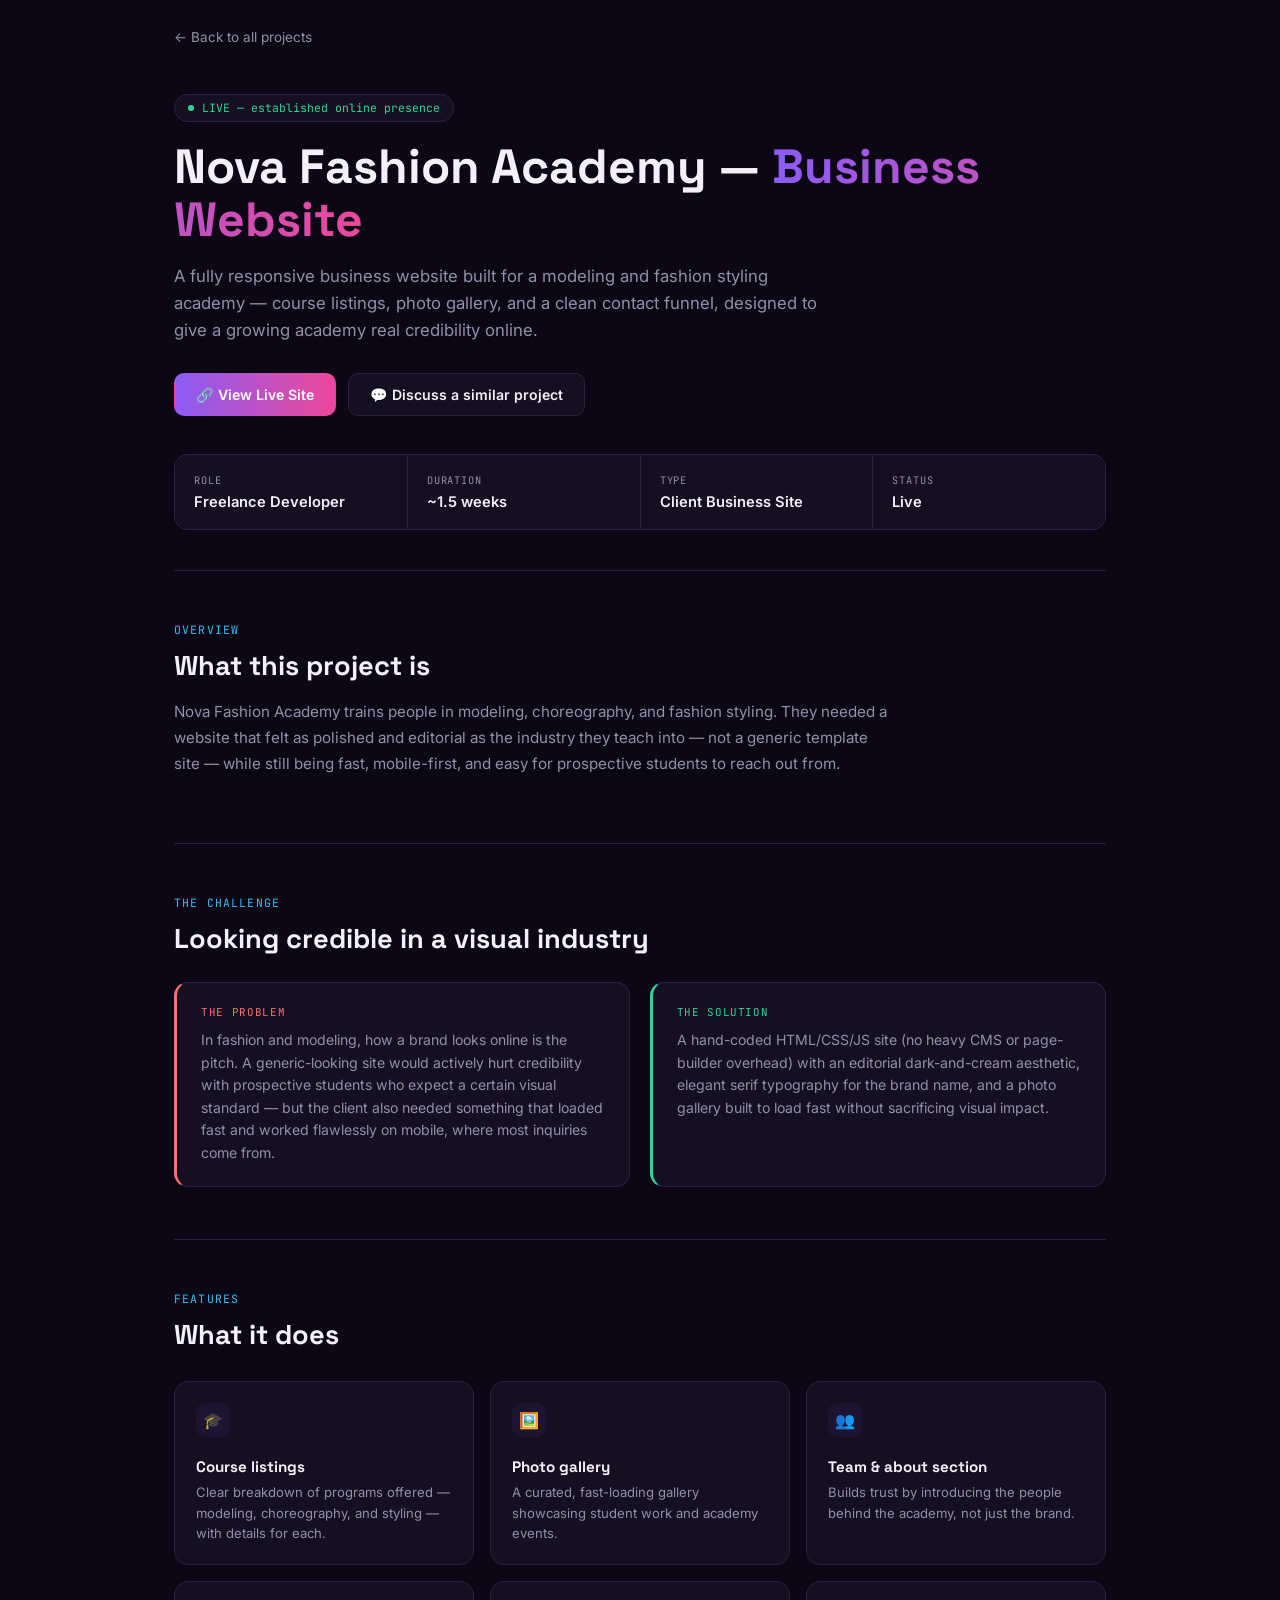
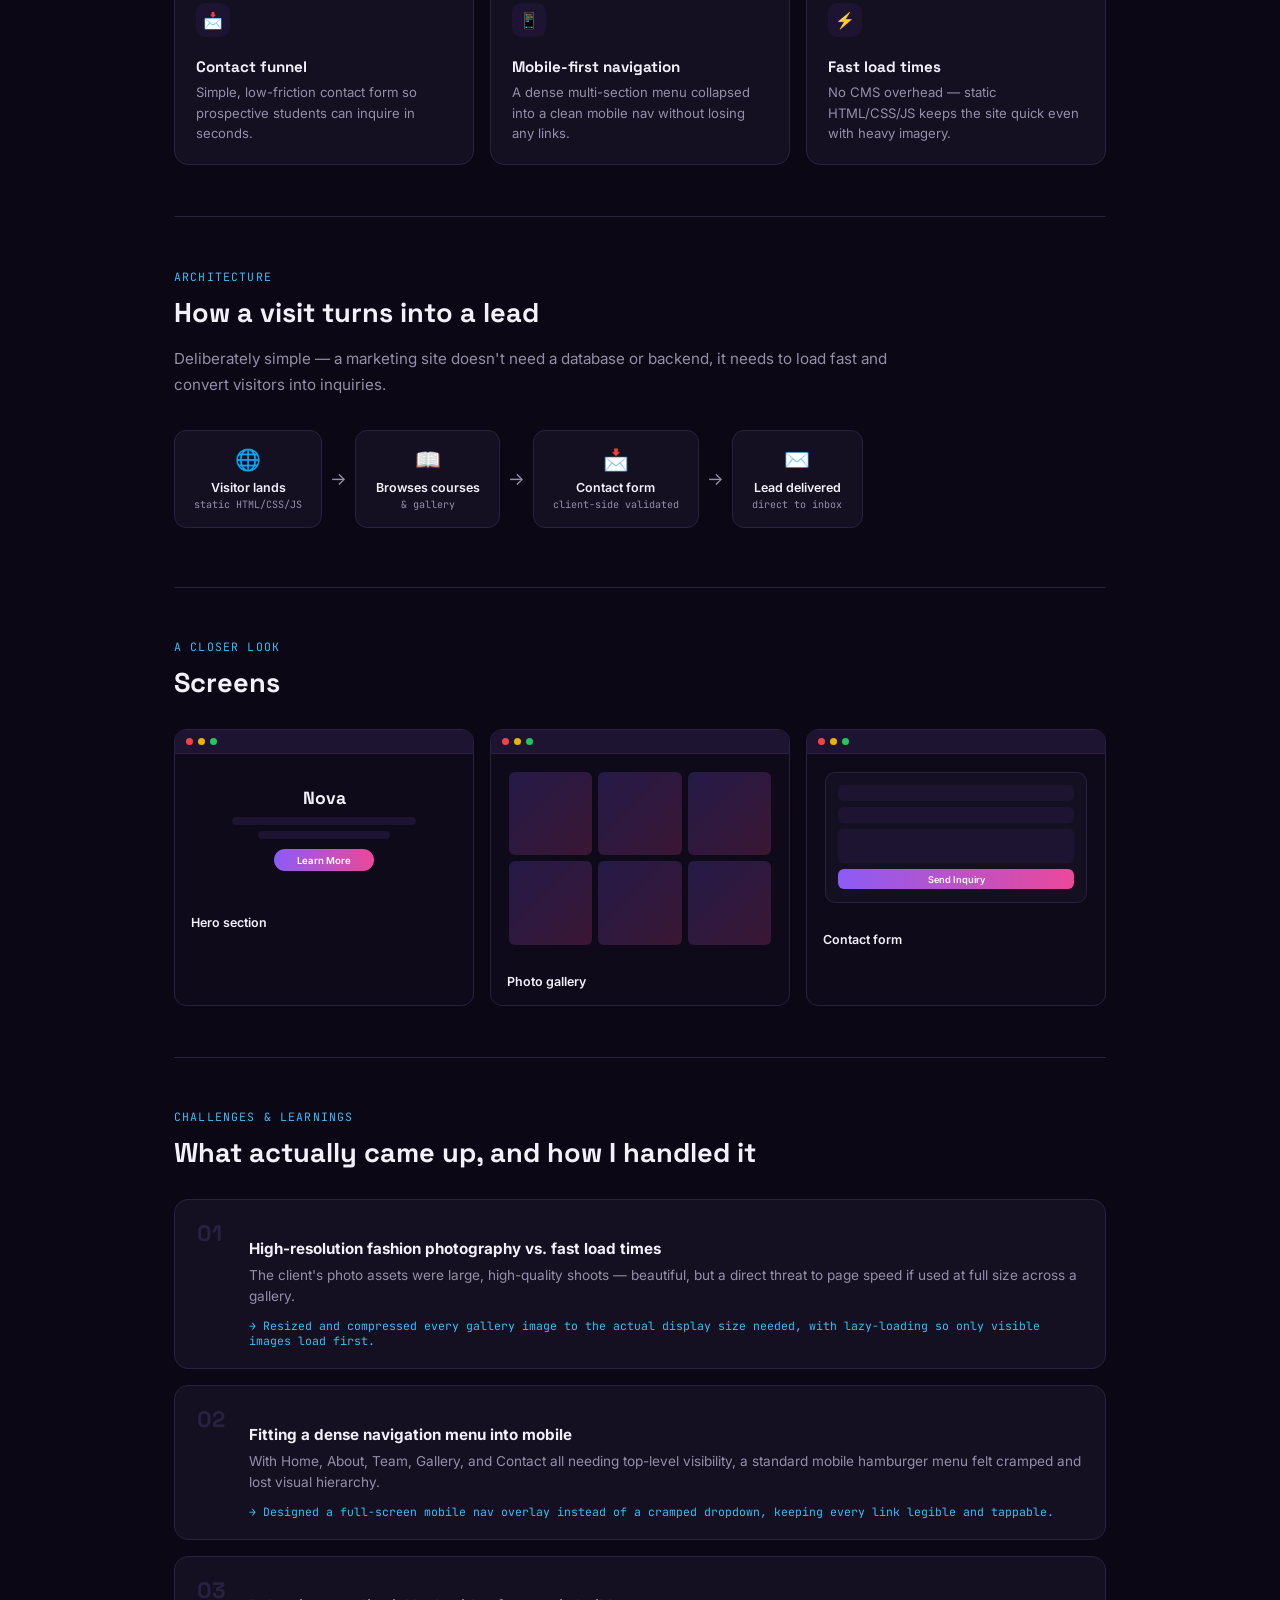
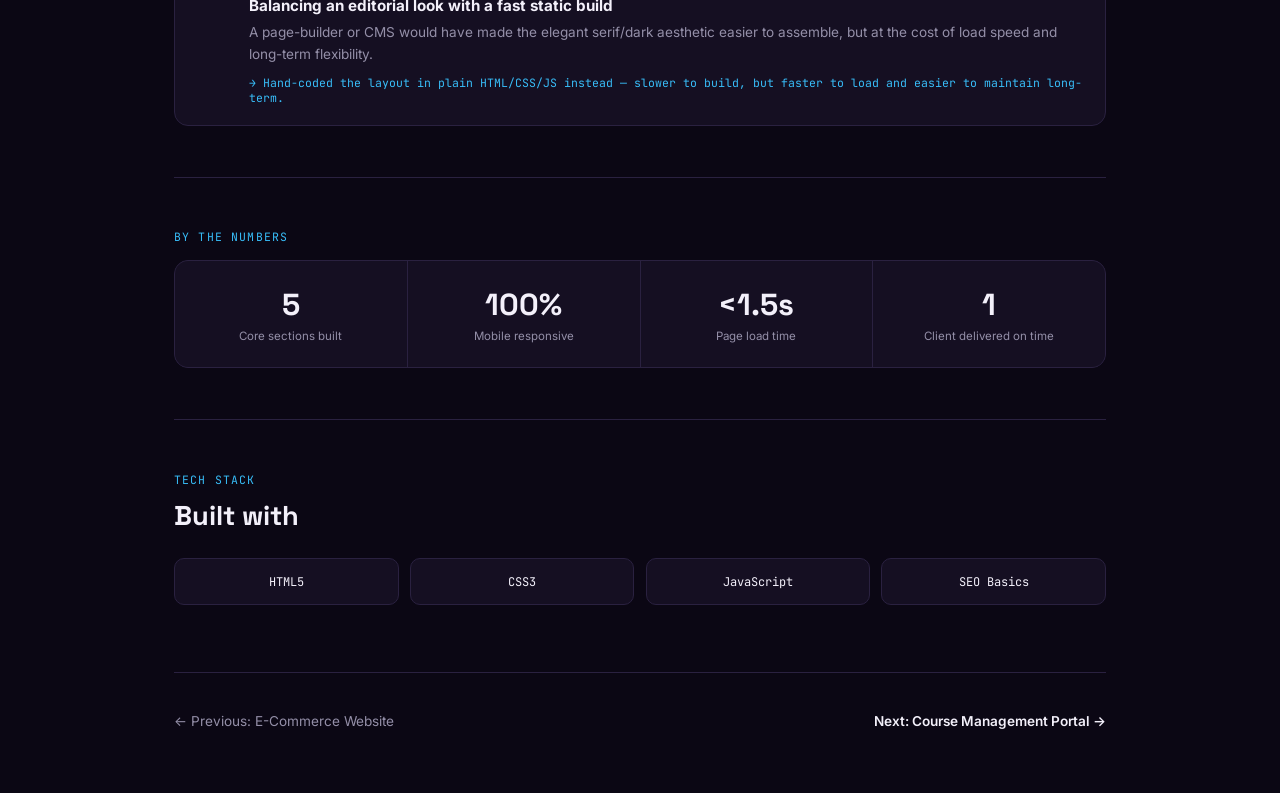
<file: nova-fashion-case-study.html>
<!DOCTYPE html>
<html lang="en">
<head>
<meta charset="UTF-8">
<meta name="viewport" content="width=device-width, initial-scale=1.0">
<title>Nova Fashion Academy — Case Study</title>
<link rel="preconnect" href="https://fonts.googleapis.com">
<link href="https://fonts.googleapis.com/css2?family=Space+Grotesk:wght@500;700&family=Inter:wght@400;500;600&family=JetBrains+Mono:wght@400;500&display=swap" rel="stylesheet">
<style>
  :root{
    --bg:#0b0714; --surface:#150f22; --surface-2:#1c1430; --border:#2a2140;
    --text:#f3f0fa; --muted:#948fa8; --violet:#8b5cf6; --pink:#ec4899;
    --cyan:#38bdf8; --green:#34d399; --amber:#fbbf24;
  }
  *{box-sizing:border-box;}
  body{margin:0; background:var(--bg); color:var(--text); font-family:'Inter',sans-serif;}
  h1,h2,h3{font-family:'Space Grotesk',sans-serif; font-weight:700; margin:0;}
  .grad{background:linear-gradient(90deg,var(--violet),var(--pink)); -webkit-background-clip:text; background-clip:text; color:transparent;}
  .wrap{max-width:980px; margin:0 auto; padding:0 1.5rem;}
  a{color:inherit;}

  .backnav{padding:1.6rem 0 0;}
  .backlink{display:inline-flex; align-items:center; gap:0.4rem; font-size:0.85rem; color:var(--muted); text-decoration:none;}
  .backlink:hover{color:var(--text);}

  .hero{padding:3rem 0 2.5rem; border-bottom:1px solid var(--border);}
  .status{display:inline-flex; align-items:center; gap:0.5rem; font-family:'JetBrains Mono',monospace; font-size:0.72rem; color:var(--green); border:1px solid var(--border); background:var(--surface); padding:0.35rem 0.8rem; border-radius:20px; margin-bottom:1.2rem;}
  .dot{width:6px; height:6px; border-radius:50%; background:var(--green); animation:pulse 2s infinite;}
  @keyframes pulse{0%{box-shadow:0 0 0 0 rgba(52,211,153,.5);} 70%{box-shadow:0 0 0 8px rgba(52,211,153,0);} 100%{box-shadow:0 0 0 0 rgba(52,211,153,0);}}
  .hero h1{font-size:clamp(2rem,4.6vw,3rem); line-height:1.1; margin-bottom:0.9rem;}
  .hero .tagline{font-size:1.05rem; color:var(--muted); max-width:60ch; line-height:1.6; margin-bottom:1.8rem;}
  .cta-row{display:flex; flex-wrap:wrap; gap:0.8rem;}
  .btn{display:inline-flex; align-items:center; gap:0.5rem; font-size:0.88rem; font-weight:600; padding:0.75rem 1.3rem; border-radius:10px; text-decoration:none; border:1px solid transparent;}
  .btn-primary{background:linear-gradient(90deg,var(--violet),var(--pink)); color:#fff;}
  .btn-ghost{background:var(--surface); border-color:var(--border); color:var(--text);}
  .btn-ghost:hover{border-color:var(--violet);}

  .facts{display:grid; grid-template-columns:repeat(4,1fr); gap:1px; background:var(--border); border:1px solid var(--border); border-radius:14px; overflow:hidden; margin-top:2.4rem;}
  .fact{background:var(--surface); padding:1.1rem 1.2rem;}
  .fact .label{font-family:'JetBrains Mono',monospace; font-size:0.65rem; letter-spacing:0.08em; color:var(--muted); text-transform:uppercase; margin-bottom:0.4rem;}
  .fact .value{font-size:0.92rem; font-weight:600;}

  section.block{padding:3.2rem 0;}
  section.block.bordered{border-top:1px solid var(--border);}
  .eyebrow-sm{font-family:'JetBrains Mono',monospace; font-size:0.72rem; letter-spacing:0.1em; color:var(--cyan); text-transform:uppercase; margin-bottom:0.7rem;}
  .h-block{font-size:1.7rem; margin-bottom:1rem;}
  .p-block{color:var(--muted); font-size:0.95rem; line-height:1.7; max-width:72ch;}

  .ps-grid{display:grid; grid-template-columns:1fr 1fr; gap:1.2rem; margin-top:1.6rem;}
  .ps-card{background:var(--surface); border:1px solid var(--border); border-radius:14px; padding:1.4rem 1.5rem;}
  .ps-card.problem{border-left:3px solid #f87171;}
  .ps-card.solution{border-left:3px solid var(--green);}
  .ps-tag{font-family:'JetBrains Mono',monospace; font-size:0.68rem; letter-spacing:0.06em; margin-bottom:0.6rem; display:block;}
  .problem .ps-tag{color:#f87171;} .solution .ps-tag{color:var(--green);}
  .ps-card p{font-size:0.88rem; color:var(--muted); line-height:1.6; margin:0;}

  .feat-grid{display:grid; grid-template-columns:repeat(3,1fr); gap:1rem; margin-top:1.8rem;}
  .feat{background:var(--surface); border:1px solid var(--border); border-radius:14px; padding:1.3rem;}
  .feat .icon{width:34px; height:34px; border-radius:9px; background:var(--surface-2); display:flex; align-items:center; justify-content:center; margin-bottom:0.9rem; font-size:1rem;}
  .feat h4{font-family:'Space Grotesk',sans-serif; font-size:0.95rem; margin-bottom:0.4rem;}
  .feat p{font-size:0.82rem; color:var(--muted); line-height:1.55; margin:0;}

  .flow{display:flex; align-items:center; gap:0.5rem; margin-top:2rem; overflow-x:auto; padding-bottom:0.5rem;}
  .flow-step{flex-shrink:0; background:var(--surface); border:1px solid var(--border); border-radius:12px; padding:1rem 1.2rem; text-align:center; min-width:130px;}
  .flow-step .fs-icon{font-size:1.3rem; margin-bottom:0.5rem;}
  .flow-step .fs-label{font-size:0.78rem; font-weight:600;}
  .flow-step .fs-sub{font-family:'JetBrains Mono',monospace; font-size:0.63rem; color:var(--muted); margin-top:0.2rem;}
  .flow-arrow{flex-shrink:0; color:var(--muted); font-size:1.1rem;}

  .gallery{display:grid; grid-template-columns:repeat(3,1fr); gap:1rem; margin-top:1.8rem;}
  .screen{background:#0e0a1a; border:1px solid var(--border); border-radius:12px; overflow:hidden;}
  .screen-top{display:flex; gap:5px; padding:0.5rem 0.7rem; background:var(--surface-2); border-bottom:1px solid var(--border);}
  .sd{width:7px;height:7px;border-radius:50%;} .sd.r{background:#ef4444;} .sd.y{background:#eab308;} .sd.g{background:#22c55e;}
  .screen-body{padding:1.1rem; min-height:150px; display:flex; align-items:center; justify-content:center;}
  .screen-label{padding:0.7rem 1rem 1rem; font-size:0.78rem; font-weight:600;}
  .hero-mock{width:100%; text-align:center;}
  .hero-mock .logo{font-family:'Space Grotesk',sans-serif; font-size:1.1rem; font-weight:700; margin-bottom:0.5rem;}
  .hero-mock .line{height:8px; border-radius:4px; background:var(--surface-2); margin:0 auto 6px; }
  .hero-mock .line.w1{width:70%;} .hero-mock .line.w2{width:50%;}
  .hero-mock .cta{margin:10px auto 0; width:100px; height:22px; border-radius:20px; background:linear-gradient(90deg,var(--violet),var(--pink)); font-size:0.6rem; display:flex; align-items:center; justify-content:center; color:#fff; font-weight:600;}
  .gal-grid{display:grid; grid-template-columns:repeat(3,1fr); gap:0.4rem; width:100%;}
  .gal-cell{aspect-ratio:1; border-radius:6px; background:linear-gradient(135deg,#7c5cff33,#ec489933);}
  .contact-mock{width:100%; background:var(--surface); border:1px solid var(--border); border-radius:10px; padding:0.8rem;}
  .cf-field{height:16px; border-radius:5px; background:var(--surface-2); margin-bottom:6px;}
  .cf-field.tall{height:34px;}
  .cf-btn{margin-top:4px; background:linear-gradient(90deg,var(--violet),var(--pink)); border-radius:6px; height:20px; font-size:0.58rem; display:flex; align-items:center; justify-content:center; color:#fff; font-weight:600;}

  .chal-list{display:flex; flex-direction:column; gap:1rem; margin-top:1.8rem;}
  .chal{display:flex; gap:1rem; background:var(--surface); border:1px solid var(--border); border-radius:14px; padding:1.2rem 1.4rem;}
  .chal .num{font-family:'Space Grotesk',sans-serif; font-weight:700; font-size:1.4rem; color:var(--border); flex-shrink:0; width:2.2rem;}
  .chal h4{font-size:0.95rem; margin-bottom:0.4rem;}
  .chal p{font-size:0.85rem; color:var(--muted); line-height:1.6; margin:0;}
  .chal .fix{display:inline-block; margin-top:0.6rem; font-family:'JetBrains Mono',monospace; font-size:0.72rem; color:var(--cyan);}

  .stats-strip{display:grid; grid-template-columns:repeat(4,1fr); gap:1px; background:var(--border); border:1px solid var(--border); border-radius:14px; overflow:hidden; margin-top:1rem;}
  .stat{background:var(--surface); padding:1.5rem 1rem; text-align:center;}
  .stat .n{font-family:'Space Grotesk',sans-serif; font-size:1.9rem; font-weight:700;}
  .stat .l{font-size:0.72rem; color:var(--muted); margin-top:0.3rem;}

  .stack-grid{display:grid; grid-template-columns:repeat(4,1fr); gap:0.7rem; margin-top:1.6rem;}
  .stack-item{background:var(--surface); border:1px solid var(--border); border-radius:10px; padding:0.9rem; text-align:center; font-family:'JetBrains Mono',monospace; font-size:0.75rem;}

  .foot-nav{display:flex; justify-content:space-between; align-items:center; padding:2.5rem 0 4rem; border-top:1px solid var(--border); margin-top:1rem;}
  .foot-link{font-size:0.85rem; color:var(--muted); text-decoration:none; display:flex; align-items:center; gap:0.4rem;}
  .foot-link:hover{color:var(--text);}
  .foot-link.next{color:var(--text); font-weight:600;}

  @media(max-width:820px){
    .facts, .stats-strip{grid-template-columns:repeat(2,1fr);}
    .feat-grid, .gallery, .stack-grid{grid-template-columns:1fr 1fr;}
    .ps-grid{grid-template-columns:1fr;}
  }
</style>
</head>
<body>
<div class="wrap">
  <div class="backnav"><a class="backlink" href="index.html#projects">← Back to all projects</a></div>

  <div class="hero">
    <div class="status"><span class="dot"></span>LIVE — established online presence</div>
    <h1>Nova Fashion Academy — <span class="grad">Business Website</span></h1>
    <p class="tagline">A fully responsive business website built for a modeling and fashion styling academy — course listings, photo gallery, and a clean contact funnel, designed to give a growing academy real credibility online.</p>
    <div class="cta-row">
      <a class="btn btn-primary" href="https://novafashionacademy.in" target="_blank" rel="noopener">🔗 View Live Site</a>
      <a class="btn btn-ghost" href="index.html#contact">💬 Discuss a similar project</a>
    </div>
    <div class="facts">
      <div class="fact"><div class="label">Role</div><div class="value">Freelance Developer</div></div>
      <div class="fact"><div class="label">Duration</div><div class="value">~1.5 weeks</div></div>
      <div class="fact"><div class="label">Type</div><div class="value">Client Business Site</div></div>
      <div class="fact"><div class="label">Status</div><div class="value">Live</div></div>
    </div>
  </div>

  <section class="block">
    <div class="eyebrow-sm">Overview</div>
    <h2 class="h-block">What this project is</h2>
    <p class="p-block">Nova Fashion Academy trains people in modeling, choreography, and fashion styling. They needed a website that felt as polished and editorial as the industry they teach into — not a generic template site — while still being fast, mobile-first, and easy for prospective students to reach out from.</p>
  </section>

  <section class="block bordered">
    <div class="eyebrow-sm">The Challenge</div>
    <h2 class="h-block">Looking credible in a visual industry</h2>
    <div class="ps-grid">
      <div class="ps-card problem">
        <span class="ps-tag">THE PROBLEM</span>
        <p>In fashion and modeling, how a brand looks online is the pitch. A generic-looking site would actively hurt credibility with prospective students who expect a certain visual standard — but the client also needed something that loaded fast and worked flawlessly on mobile, where most inquiries come from.</p>
      </div>
      <div class="ps-card solution">
        <span class="ps-tag">THE SOLUTION</span>
        <p>A hand-coded HTML/CSS/JS site (no heavy CMS or page-builder overhead) with an editorial dark-and-cream aesthetic, elegant serif typography for the brand name, and a photo gallery built to load fast without sacrificing visual impact.</p>
      </div>
    </div>
  </section>

  <section class="block bordered">
    <div class="eyebrow-sm">Features</div>
    <h2 class="h-block">What it does</h2>
    <div class="feat-grid">
      <div class="feat"><div class="icon">🎓</div><h4>Course listings</h4><p>Clear breakdown of programs offered — modeling, choreography, and styling — with details for each.</p></div>
      <div class="feat"><div class="icon">🖼️</div><h4>Photo gallery</h4><p>A curated, fast-loading gallery showcasing student work and academy events.</p></div>
      <div class="feat"><div class="icon">👥</div><h4>Team &amp; about section</h4><p>Builds trust by introducing the people behind the academy, not just the brand.</p></div>
      <div class="feat"><div class="icon">📩</div><h4>Contact funnel</h4><p>Simple, low-friction contact form so prospective students can inquire in seconds.</p></div>
      <div class="feat"><div class="icon">📱</div><h4>Mobile-first navigation</h4><p>A dense multi-section menu collapsed into a clean mobile nav without losing any links.</p></div>
      <div class="feat"><div class="icon">⚡</div><h4>Fast load times</h4><p>No CMS overhead — static HTML/CSS/JS keeps the site quick even with heavy imagery.</p></div>
    </div>
  </section>

  <section class="block bordered">
    <div class="eyebrow-sm">Architecture</div>
    <h2 class="h-block">How a visit turns into a lead</h2>
    <p class="p-block">Deliberately simple — a marketing site doesn't need a database or backend, it needs to load fast and convert visitors into inquiries.</p>
    <div class="flow">
      <div class="flow-step"><div class="fs-icon">🌐</div><div class="fs-label">Visitor lands</div><div class="fs-sub">static HTML/CSS/JS</div></div>
      <div class="flow-arrow">→</div>
      <div class="flow-step"><div class="fs-icon">📖</div><div class="fs-label">Browses courses</div><div class="fs-sub">&amp; gallery</div></div>
      <div class="flow-arrow">→</div>
      <div class="flow-step"><div class="fs-icon">📩</div><div class="fs-label">Contact form</div><div class="fs-sub">client-side validated</div></div>
      <div class="flow-arrow">→</div>
      <div class="flow-step"><div class="fs-icon">✉️</div><div class="fs-label">Lead delivered</div><div class="fs-sub">direct to inbox</div></div>
    </div>
  </section>

  <section class="block bordered">
    <div class="eyebrow-sm">A closer look</div>
    <h2 class="h-block">Screens</h2>
    <div class="gallery">
      <div class="screen">
        <div class="screen-top"><span class="sd r"></span><span class="sd y"></span><span class="sd g"></span></div>
        <div class="screen-body">
          <div class="hero-mock">
            <div class="logo">Nova</div>
            <div class="line w1"></div>
            <div class="line w2"></div>
            <div class="cta">Learn More</div>
          </div>
        </div>
        <div class="screen-label">Hero section</div>
      </div>
      <div class="screen">
        <div class="screen-top"><span class="sd r"></span><span class="sd y"></span><span class="sd g"></span></div>
        <div class="screen-body">
          <div class="gal-grid">
            <div class="gal-cell"></div><div class="gal-cell"></div><div class="gal-cell"></div>
            <div class="gal-cell"></div><div class="gal-cell"></div><div class="gal-cell"></div>
          </div>
        </div>
        <div class="screen-label">Photo gallery</div>
      </div>
      <div class="screen">
        <div class="screen-top"><span class="sd r"></span><span class="sd y"></span><span class="sd g"></span></div>
        <div class="screen-body">
          <div class="contact-mock">
            <div class="cf-field"></div>
            <div class="cf-field"></div>
            <div class="cf-field tall"></div>
            <div class="cf-btn">Send Inquiry</div>
          </div>
        </div>
        <div class="screen-label">Contact form</div>
      </div>
    </div>
  </section>

  <section class="block bordered">
    <div class="eyebrow-sm">Challenges &amp; Learnings</div>
    <h2 class="h-block">What actually came up, and how I handled it</h2>
    <div class="chal-list">
      <div class="chal">
        <div class="num">01</div>
        <div>
          <h4>High-resolution fashion photography vs. fast load times</h4>
          <p>The client's photo assets were large, high-quality shoots — beautiful, but a direct threat to page speed if used at full size across a gallery.</p>
          <span class="fix">→ Resized and compressed every gallery image to the actual display size needed, with lazy-loading so only visible images load first.</span>
        </div>
      </div>
      <div class="chal">
        <div class="num">02</div>
        <div>
          <h4>Fitting a dense navigation menu into mobile</h4>
          <p>With Home, About, Team, Gallery, and Contact all needing top-level visibility, a standard mobile hamburger menu felt cramped and lost visual hierarchy.</p>
          <span class="fix">→ Designed a full-screen mobile nav overlay instead of a cramped dropdown, keeping every link legible and tappable.</span>
        </div>
      </div>
      <div class="chal">
        <div class="num">03</div>
        <div>
          <h4>Balancing an editorial look with a fast static build</h4>
          <p>A page-builder or CMS would have made the elegant serif/dark aesthetic easier to assemble, but at the cost of load speed and long-term flexibility.</p>
          <span class="fix">→ Hand-coded the layout in plain HTML/CSS/JS instead — slower to build, but faster to load and easier to maintain long-term.</span>
        </div>
      </div>
    </div>
  </section>

  <section class="block bordered">
    <div class="eyebrow-sm">By the numbers</div>
    <div class="stats-strip">
      <div class="stat"><div class="n">5</div><div class="l">Core sections built</div></div>
      <div class="stat"><div class="n">100%</div><div class="l">Mobile responsive</div></div>
      <div class="stat"><div class="n">&lt;1.5s</div><div class="l">Page load time</div></div>
      <div class="stat"><div class="n">1</div><div class="l">Client delivered on time</div></div>
    </div>
  </section>

  <section class="block bordered">
    <div class="eyebrow-sm">Tech Stack</div>
    <h2 class="h-block">Built with</h2>
    <div class="stack-grid">
      <div class="stack-item">HTML5</div>
      <div class="stack-item">CSS3</div>
      <div class="stack-item">JavaScript</div>
      <div class="stack-item">SEO Basics</div>
    </div>
  </section>

  <div class="foot-nav">
    <a class="foot-link" href="ecommerce-case-study.html">← Previous: E-Commerce Website</a>
    <a class="foot-link next" href="course-portal-case-study.html">Next: Course Management Portal →</a>
  </div>
</div>
</body>
</html>
</file>
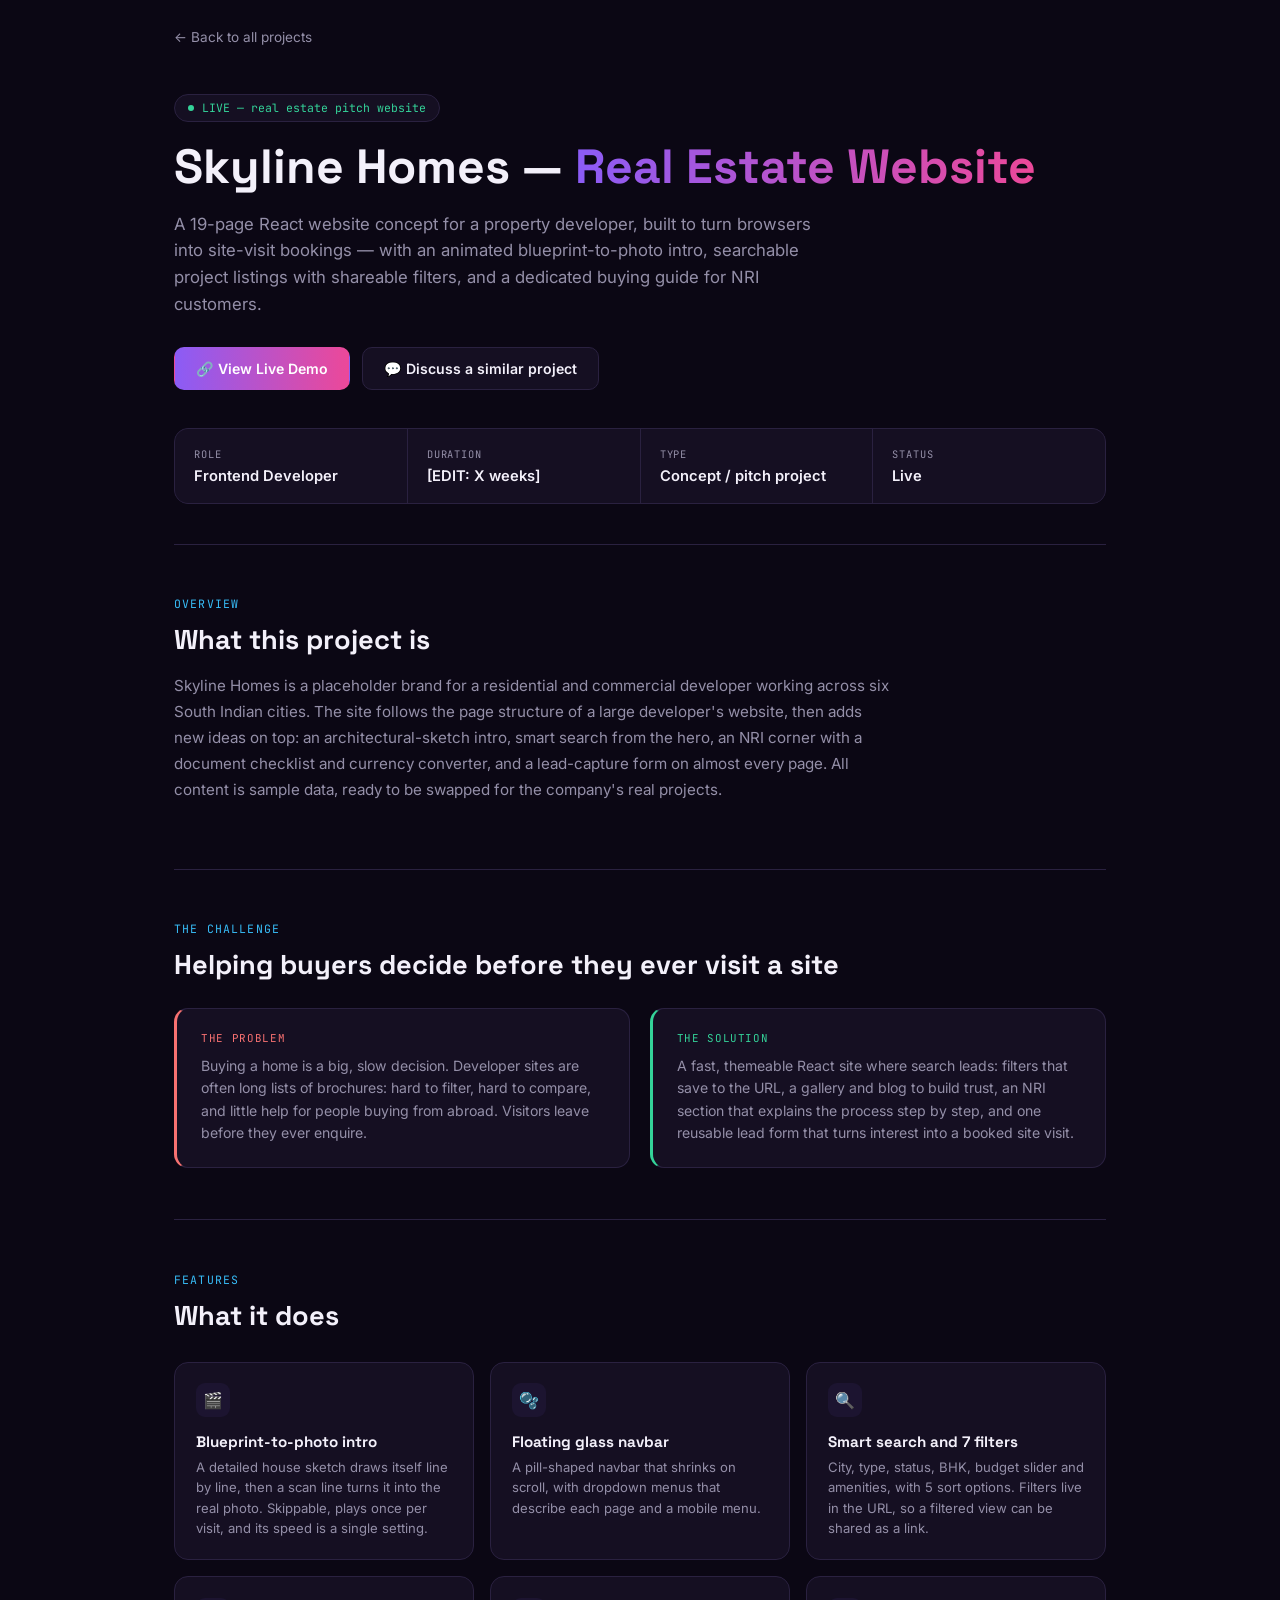
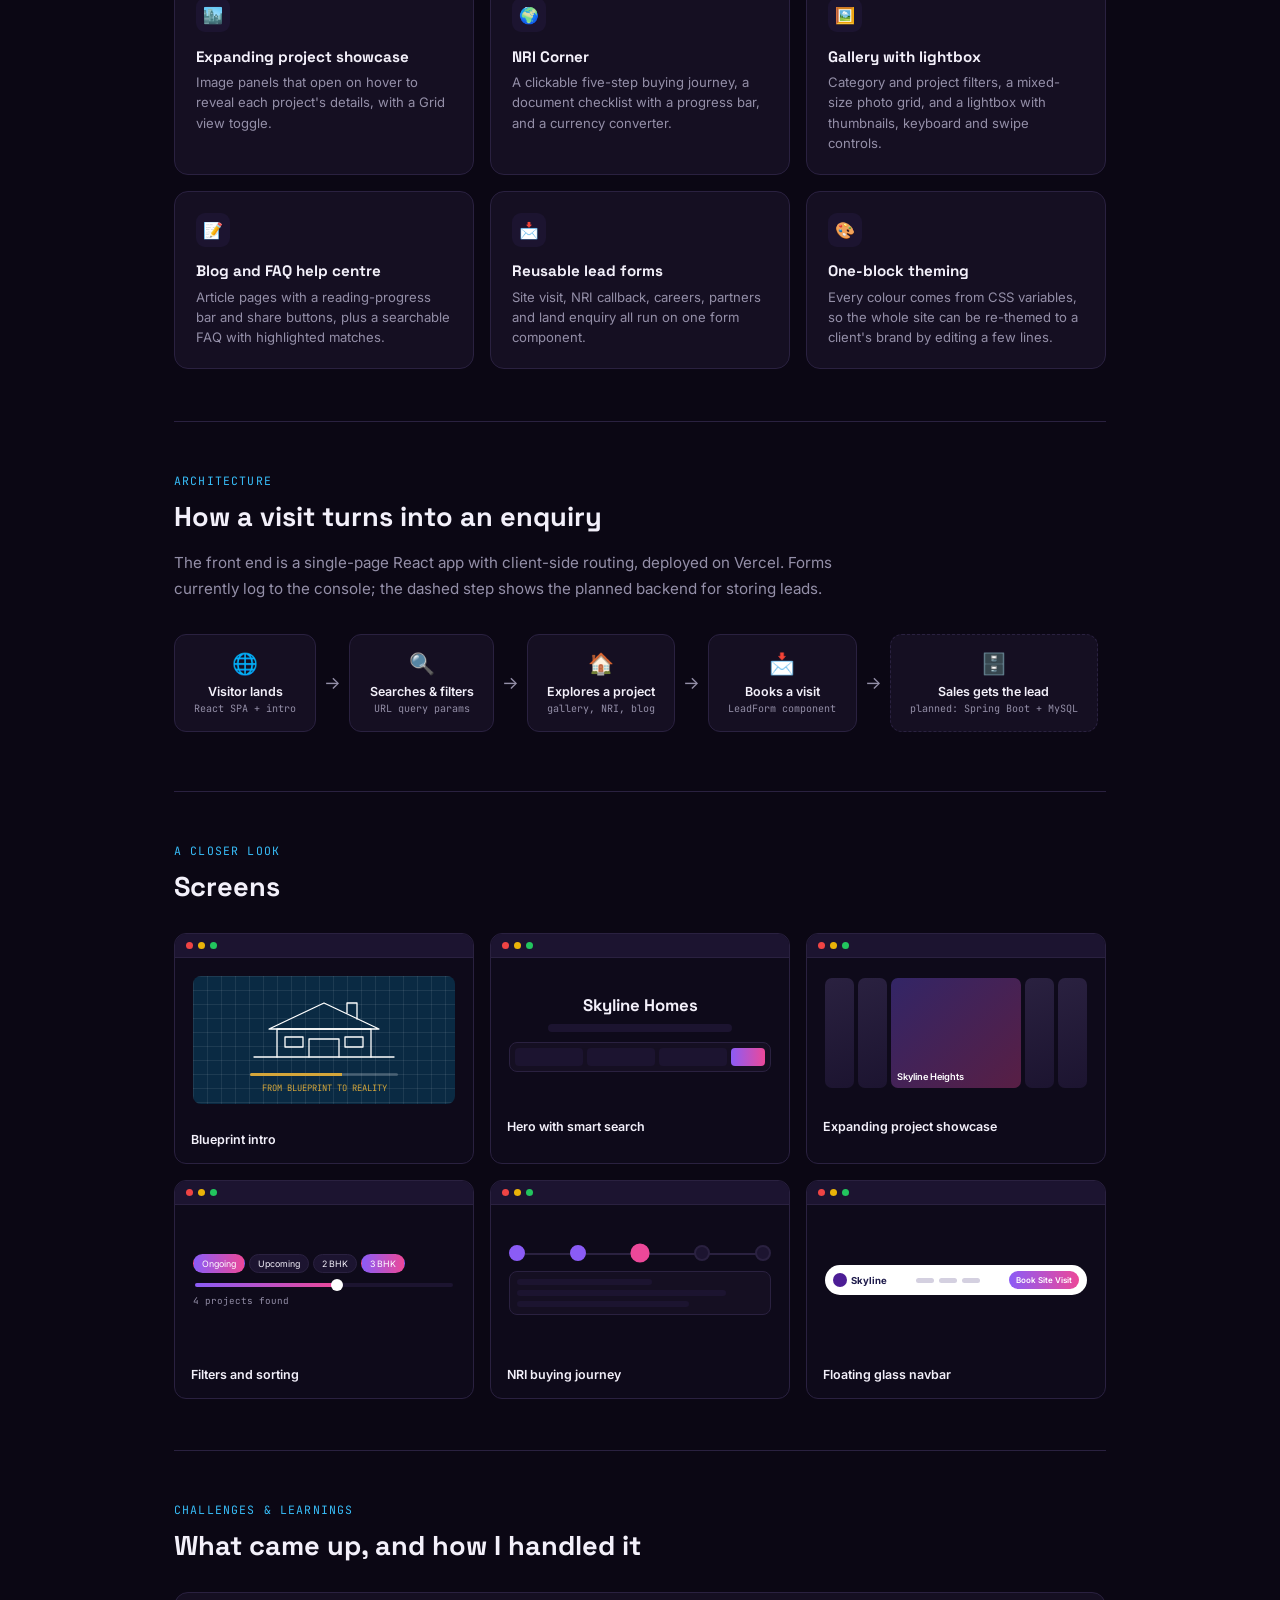
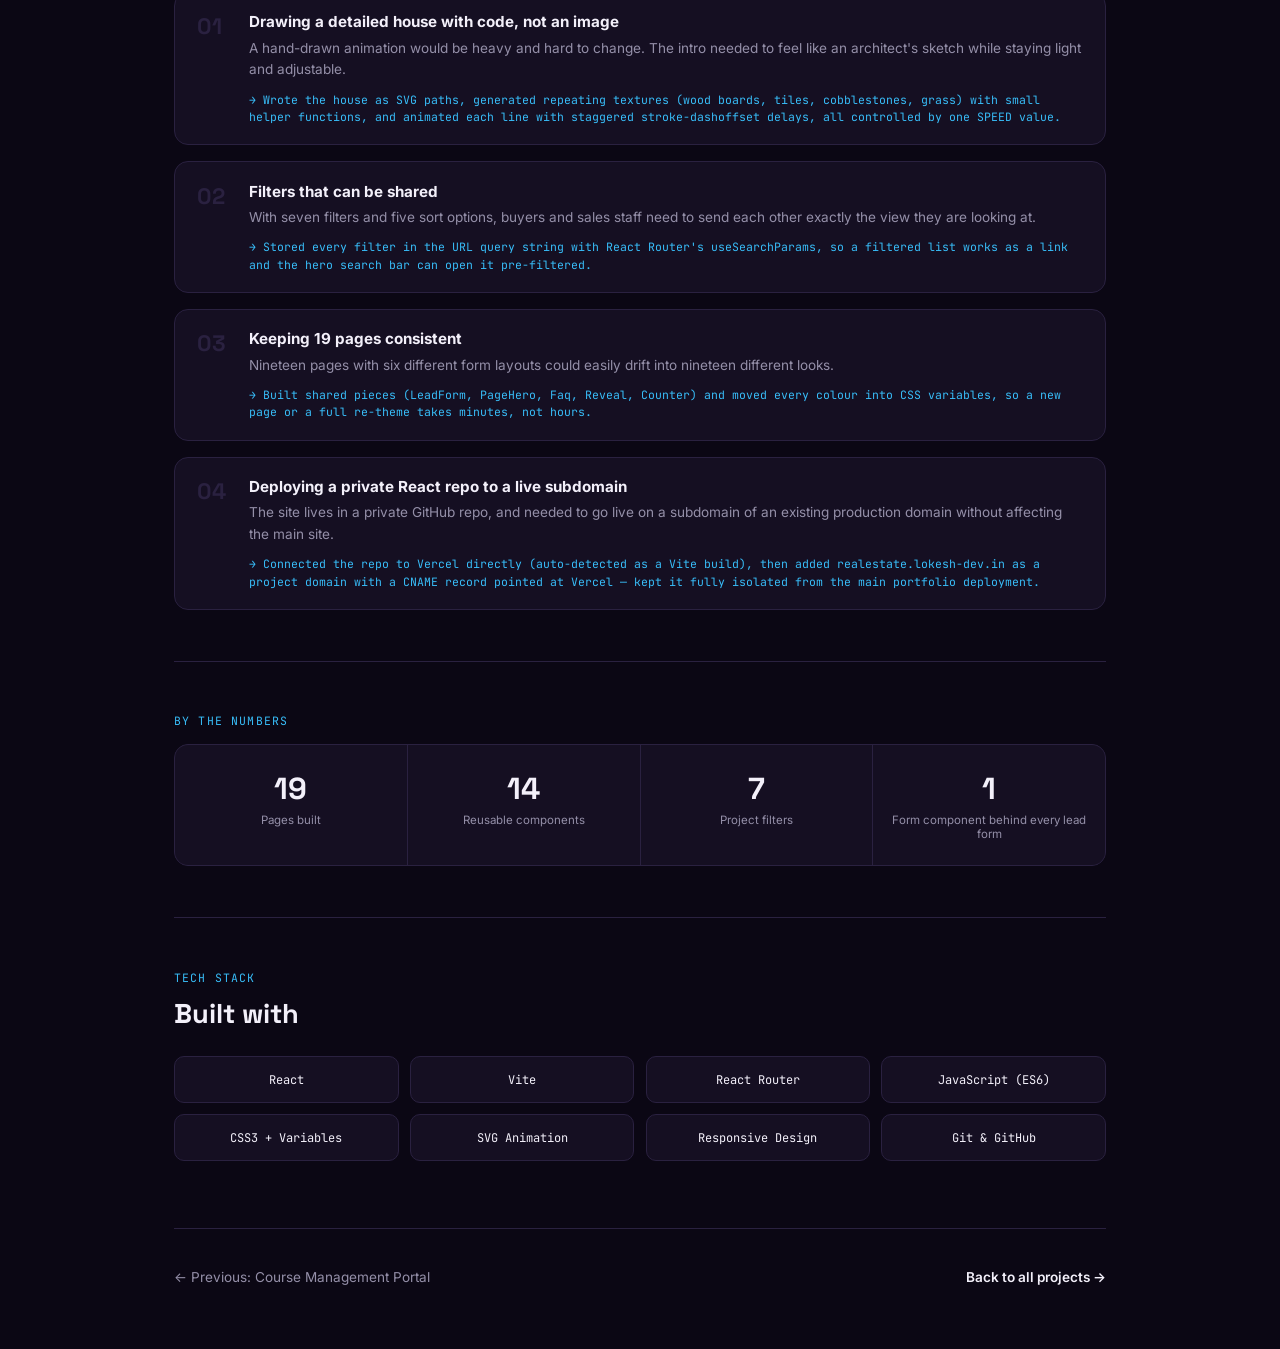
<file: realestate-case-study.html>
<!DOCTYPE html>
<html lang="en">
<head>
<meta charset="UTF-8">
<meta name="viewport" content="width=device-width, initial-scale=1.0">
<title>Skyline Homes — Case Study</title>
<link rel="preconnect" href="https://fonts.googleapis.com">
<link href="https://fonts.googleapis.com/css2?family=Space+Grotesk:wght@500;700&family=Inter:wght@400;500;600&family=JetBrains+Mono:wght@400;500&display=swap" rel="stylesheet">
<style>
  :root{
    --bg:#0b0714; --surface:#150f22; --surface-2:#1c1430; --border:#2a2140;
    --text:#f3f0fa; --muted:#948fa8; --violet:#8b5cf6; --pink:#ec4899;
    --cyan:#38bdf8; --green:#34d399; --amber:#fbbf24;
  }
  *{box-sizing:border-box;}
  body{margin:0; background:var(--bg); color:var(--text); font-family:'Inter',sans-serif;}
  h1,h2,h3{font-family:'Space Grotesk',sans-serif; font-weight:700; margin:0;}
  .grad{background:linear-gradient(90deg,var(--violet),var(--pink)); -webkit-background-clip:text; background-clip:text; color:transparent;}
  .wrap{max-width:980px; margin:0 auto; padding:0 1.5rem;}
  a{color:inherit;}

  .backnav{padding:1.6rem 0 0;}
  .backlink{display:inline-flex; align-items:center; gap:0.4rem; font-size:0.85rem; color:var(--muted); text-decoration:none;}
  .backlink:hover{color:var(--text);}

  .hero{padding:3rem 0 2.5rem; border-bottom:1px solid var(--border);}
  .status{display:inline-flex; align-items:center; gap:0.5rem; font-family:'JetBrains Mono',monospace; font-size:0.72rem; color:var(--green); border:1px solid var(--border); background:var(--surface); padding:0.35rem 0.8rem; border-radius:20px; margin-bottom:1.2rem;}
  .dot{width:6px; height:6px; border-radius:50%; background:var(--green); animation:pulse 2s infinite;}
  .status.progress{color:var(--amber);}
  .status.progress .dot{background:var(--amber); animation:pulseAmber 2s infinite;}
  @keyframes pulse{0%{box-shadow:0 0 0 0 rgba(52,211,153,.5);} 70%{box-shadow:0 0 0 8px rgba(52,211,153,0);} 100%{box-shadow:0 0 0 0 rgba(52,211,153,0);}}
  @keyframes pulseAmber{0%{box-shadow:0 0 0 0 rgba(251,191,36,.5);} 70%{box-shadow:0 0 0 8px rgba(251,191,36,0);} 100%{box-shadow:0 0 0 0 rgba(251,191,36,0);}}
  .hero h1{font-size:clamp(2rem,4.6vw,3rem); line-height:1.1; margin-bottom:0.9rem;}
  .hero .tagline{font-size:1.05rem; color:var(--muted); max-width:60ch; line-height:1.6; margin-bottom:1.8rem;}
  .cta-row{display:flex; flex-wrap:wrap; gap:0.8rem;}
  .btn{display:inline-flex; align-items:center; gap:0.5rem; font-size:0.88rem; font-weight:600; padding:0.75rem 1.3rem; border-radius:10px; text-decoration:none; border:1px solid transparent;}
  .btn-primary{background:linear-gradient(90deg,var(--violet),var(--pink)); color:#fff;}
  .btn-ghost{background:var(--surface); border-color:var(--border); color:var(--text);}
  .btn-ghost:hover{border-color:var(--violet);}

  .facts{display:grid; grid-template-columns:repeat(4,1fr); gap:1px; background:var(--border); border:1px solid var(--border); border-radius:14px; overflow:hidden; margin-top:2.4rem;}
  .fact{background:var(--surface); padding:1.1rem 1.2rem;}
  .fact .label{font-family:'JetBrains Mono',monospace; font-size:0.65rem; letter-spacing:0.08em; color:var(--muted); text-transform:uppercase; margin-bottom:0.4rem;}
  .fact .value{font-size:0.92rem; font-weight:600;}

  section.block{padding:3.2rem 0;}
  section.block.bordered{border-top:1px solid var(--border);}
  .eyebrow-sm{font-family:'JetBrains Mono',monospace; font-size:0.72rem; letter-spacing:0.1em; color:var(--cyan); text-transform:uppercase; margin-bottom:0.7rem;}
  .h-block{font-size:1.7rem; margin-bottom:1rem;}
  .p-block{color:var(--muted); font-size:0.95rem; line-height:1.7; max-width:72ch;}

  .ps-grid{display:grid; grid-template-columns:1fr 1fr; gap:1.2rem; margin-top:1.6rem;}
  .ps-card{background:var(--surface); border:1px solid var(--border); border-radius:14px; padding:1.4rem 1.5rem;}
  .ps-card.problem{border-left:3px solid #f87171;}
  .ps-card.solution{border-left:3px solid var(--green);}
  .ps-tag{font-family:'JetBrains Mono',monospace; font-size:0.68rem; letter-spacing:0.06em; margin-bottom:0.6rem; display:block;}
  .problem .ps-tag{color:#f87171;} .solution .ps-tag{color:var(--green);}
  .ps-card p{font-size:0.88rem; color:var(--muted); line-height:1.6; margin:0;}

  .feat-grid{display:grid; grid-template-columns:repeat(3,1fr); gap:1rem; margin-top:1.8rem;}
  .feat{background:var(--surface); border:1px solid var(--border); border-radius:14px; padding:1.3rem;}
  .feat .icon{width:34px; height:34px; border-radius:9px; background:var(--surface-2); display:flex; align-items:center; justify-content:center; margin-bottom:0.9rem; font-size:1rem;}
  .feat h4{font-family:'Space Grotesk',sans-serif; font-size:0.95rem; margin:0 0 0.4rem;}
  .feat p{font-size:0.82rem; color:var(--muted); line-height:1.55; margin:0;}

  .flow{display:flex; align-items:center; gap:0.5rem; margin-top:2rem; overflow-x:auto; padding-bottom:0.5rem;}
  .flow-step{flex-shrink:0; background:var(--surface); border:1px solid var(--border); border-radius:12px; padding:1rem 1.2rem; text-align:center; min-width:130px;}
  .flow-step.planned{border-style:dashed;}
  .flow-step .fs-icon{font-size:1.3rem; margin-bottom:0.5rem;}
  .flow-step .fs-label{font-size:0.78rem; font-weight:600;}
  .flow-step .fs-sub{font-family:'JetBrains Mono',monospace; font-size:0.63rem; color:var(--muted); margin-top:0.2rem;}
  .flow-arrow{flex-shrink:0; color:var(--muted); font-size:1.1rem;}

  .gallery{display:grid; grid-template-columns:repeat(3,1fr); gap:1rem; margin-top:1.8rem;}
  .screen{background:#0e0a1a; border:1px solid var(--border); border-radius:12px; overflow:hidden;}
  .screen-top{display:flex; gap:5px; padding:0.5rem 0.7rem; background:var(--surface-2); border-bottom:1px solid var(--border);}
  .sd{width:7px;height:7px;border-radius:50%;} .sd.r{background:#ef4444;} .sd.y{background:#eab308;} .sd.g{background:#22c55e;}
  .screen-body{padding:1.1rem; min-height:150px; display:flex; align-items:center; justify-content:center;}
  .screen-label{padding:0.7rem 1rem 1rem; font-size:0.78rem; font-weight:600;}

  .bp-mock{width:100%; text-align:center; border-radius:8px; padding:0.7rem 0.5rem 0.6rem; background-color:#0a2a43;
    background-image:linear-gradient(rgba(255,255,255,.08) 1px,transparent 1px),linear-gradient(90deg,rgba(255,255,255,.08) 1px,transparent 1px); background-size:14px 14px;}
  .bp-mock svg{width:100%; max-width:150px; height:auto; display:block; margin:0 auto 0.4rem;}
  .bp-bar{width:60%; height:3px; margin:0 auto; border-radius:3px; background:rgba(255,255,255,.2); overflow:hidden;}
  .bp-bar i{display:block; width:62%; height:100%; background:#d4a63a;}
  .bp-cap{font-family:'JetBrains Mono',monospace; font-size:0.55rem; color:#d4a63a; margin-top:0.35rem;}

  .hero-mock{width:100%; text-align:center;}
  .hero-mock .logo{font-family:'Space Grotesk',sans-serif; font-size:1.05rem; font-weight:700; margin-bottom:0.5rem;}
  .hero-mock .line{height:8px; border-radius:4px; background:var(--surface-2); margin:0 auto 6px;}
  .hero-mock .line.w1{width:70%;}
  .hs-row{display:flex; gap:4px; margin:10px auto 0; width:100%; background:var(--surface); border:1px solid var(--border); border-radius:8px; padding:5px;}
  .hs-sel{flex:1; height:18px; border-radius:4px; background:var(--surface-2);}
  .hs-go{width:34px; height:18px; border-radius:4px; background:linear-gradient(90deg,var(--violet),var(--pink));}

  .panels-mock{display:flex; gap:4px; width:100%; height:110px;}
  .pm{flex:1; border-radius:7px; background:linear-gradient(160deg,#2a2140,#1c1430);}
  .pm.on{flex:4; background:linear-gradient(135deg,#7c5cff55,#ec489955); display:flex; align-items:flex-end; padding:6px; font-size:0.58rem; font-weight:600; color:#fff;}

  .filter-mock{width:100%;}
  .fm-chips{display:flex; gap:4px; margin-bottom:8px; flex-wrap:wrap;}
  .fm-chip{font-size:0.55rem; padding:3px 8px; border-radius:20px; background:var(--surface-2); border:1px solid var(--border);}
  .fm-chip.on{background:linear-gradient(90deg,var(--violet),var(--pink)); border-color:transparent; color:#fff;}
  .fm-range{height:4px; border-radius:4px; background:var(--surface-2); position:relative; margin:10px 2px 8px;}
  .fm-range i{position:absolute; left:0; top:0; width:55%; height:100%; border-radius:4px; background:linear-gradient(90deg,var(--violet),var(--pink));}
  .fm-range b{position:absolute; left:55%; top:-4px; width:12px; height:12px; border-radius:50%; background:#fff; transform:translateX(-50%);}
  .fm-count{font-family:'JetBrains Mono',monospace; font-size:0.58rem; color:var(--muted);}

  .step-mock{width:100%;}
  .sm-line{display:flex; align-items:center; justify-content:space-between; position:relative; margin-bottom:10px;}
  .sm-line::before{content:""; position:absolute; left:8px; right:8px; top:50%; height:2px; background:var(--border);}
  .sm-dot{width:16px; height:16px; border-radius:50%; background:var(--surface-2); border:2px solid var(--border); position:relative; z-index:1;}
  .sm-dot.done{background:var(--violet); border-color:var(--violet);}
  .sm-dot.on{background:var(--pink); border-color:var(--pink); transform:scale(1.2);}
  .sm-card{background:var(--surface); border:1px solid var(--border); border-radius:8px; padding:7px;}
  .sm-card .ln{height:6px; border-radius:3px; background:var(--surface-2); margin-bottom:5px;}

  .nav-mock{width:100%; background:#fff; border-radius:999px; padding:6px 8px 6px 8px; display:flex; align-items:center; justify-content:space-between; gap:6px;}
  .nm-logo{display:flex; align-items:center; gap:4px; font-size:0.6rem; font-weight:700; color:#1e1b4b;}
  .nm-logo i{width:14px; height:14px; border-radius:50%; background:#4c1d95; display:inline-block;}
  .nm-links{display:flex; gap:5px;}
  .nm-links span{width:18px; height:5px; border-radius:3px; background:#d4d0e0;}
  .nm-cta{font-size:0.5rem; font-weight:600; color:#fff; padding:4px 7px; border-radius:20px; background:linear-gradient(90deg,var(--violet),var(--pink)); white-space:nowrap;}

  .chal-list{display:flex; flex-direction:column; gap:1rem; margin-top:1.8rem;}
  .chal{display:flex; gap:1rem; background:var(--surface); border:1px solid var(--border); border-radius:14px; padding:1.2rem 1.4rem;}
  .chal .num{font-family:'Space Grotesk',sans-serif; font-weight:700; font-size:1.4rem; color:var(--border); flex-shrink:0; width:2.2rem;}
  .chal h4{font-size:0.95rem; margin:0 0 0.4rem;}
  .chal p{font-size:0.85rem; color:var(--muted); line-height:1.6; margin:0;}
  .chal .fix{display:inline-block; margin-top:0.6rem; font-family:'JetBrains Mono',monospace; font-size:0.72rem; color:var(--cyan); line-height:1.5;}

  .stats-strip{display:grid; grid-template-columns:repeat(4,1fr); gap:1px; background:var(--border); border:1px solid var(--border); border-radius:14px; overflow:hidden; margin-top:1rem;}
  .stat{background:var(--surface); padding:1.5rem 1rem; text-align:center;}
  .stat .n{font-family:'Space Grotesk',sans-serif; font-size:1.9rem; font-weight:700;}
  .stat .l{font-size:0.72rem; color:var(--muted); margin-top:0.3rem;}

  .stack-grid{display:grid; grid-template-columns:repeat(4,1fr); gap:0.7rem; margin-top:1.6rem;}
  .stack-item{background:var(--surface); border:1px solid var(--border); border-radius:10px; padding:0.9rem; text-align:center; font-family:'JetBrains Mono',monospace; font-size:0.75rem;}

  .foot-nav{display:flex; justify-content:space-between; align-items:center; padding:2.5rem 0 4rem; border-top:1px solid var(--border); margin-top:1rem;}
  .foot-link{font-size:0.85rem; color:var(--muted); text-decoration:none; display:flex; align-items:center; gap:0.4rem;}
  .foot-link:hover{color:var(--text);}
  .foot-link.next{color:var(--text); font-weight:600;}

  @media(max-width:820px){
    .facts, .stats-strip{grid-template-columns:repeat(2,1fr);}
    .feat-grid, .gallery, .stack-grid{grid-template-columns:1fr 1fr;}
    .ps-grid{grid-template-columns:1fr;}
  }
  @media(max-width:520px){
    .feat-grid, .gallery{grid-template-columns:1fr;}
  }
</style>
</head>
<body>
<div class="wrap">
  <div class="backnav"><a class="backlink" href="index.html#projects">← Back to all projects</a></div>

  <div class="hero">
    <div class="status"><span class="dot"></span>LIVE — real estate pitch website</div>
    <h1>Skyline Homes — <span class="grad">Real Estate Website</span></h1>
    <p class="tagline">A 19-page React website concept for a property developer, built to turn browsers into site-visit bookings — with an animated blueprint-to-photo intro, searchable project listings with shareable filters, and a dedicated buying guide for NRI customers.</p>
    <div class="cta-row">
      <a class="btn btn-primary" href="https://realestate.lokesh-dev.in" target="_blank" rel="noopener">🔗 View Live Demo</a>
      <a class="btn btn-ghost" href="index.html#contact">💬 Discuss a similar project</a>
    </div>
    <div class="facts">
      <div class="fact"><div class="label">Role</div><div class="value">Frontend Developer</div></div>
      <div class="fact"><div class="label">Duration</div><div class="value">[EDIT: X weeks]</div></div>
      <div class="fact"><div class="label">Type</div><div class="value">Concept / pitch project</div></div>
      <div class="fact"><div class="label">Status</div><div class="value">Live</div></div>
    </div>
  </div>

  <section class="block">
    <div class="eyebrow-sm">Overview</div>
    <h2 class="h-block">What this project is</h2>
    <p class="p-block">Skyline Homes is a placeholder brand for a residential and commercial developer working across six South Indian cities. The site follows the page structure of a large developer's website, then adds new ideas on top: an architectural-sketch intro, smart search from the hero, an NRI corner with a document checklist and currency converter, and a lead-capture form on almost every page. All content is sample data, ready to be swapped for the company's real projects.</p>
  </section>

  <section class="block bordered">
    <div class="eyebrow-sm">The Challenge</div>
    <h2 class="h-block">Helping buyers decide before they ever visit a site</h2>
    <div class="ps-grid">
      <div class="ps-card problem">
        <span class="ps-tag">THE PROBLEM</span>
        <p>Buying a home is a big, slow decision. Developer sites are often long lists of brochures: hard to filter, hard to compare, and little help for people buying from abroad. Visitors leave before they ever enquire.</p>
      </div>
      <div class="ps-card solution">
        <span class="ps-tag">THE SOLUTION</span>
        <p>A fast, themeable React site where search leads: filters that save to the URL, a gallery and blog to build trust, an NRI section that explains the process step by step, and one reusable lead form that turns interest into a booked site visit.</p>
      </div>
    </div>
  </section>

  <section class="block bordered">
    <div class="eyebrow-sm">Features</div>
    <h2 class="h-block">What it does</h2>
    <div class="feat-grid">
      <div class="feat"><div class="icon">🎬</div><h4>Blueprint-to-photo intro</h4><p>A detailed house sketch draws itself line by line, then a scan line turns it into the real photo. Skippable, plays once per visit, and its speed is a single setting.</p></div>
      <div class="feat"><div class="icon">🫧</div><h4>Floating glass navbar</h4><p>A pill-shaped navbar that shrinks on scroll, with dropdown menus that describe each page and a mobile menu.</p></div>
      <div class="feat"><div class="icon">🔍</div><h4>Smart search and 7 filters</h4><p>City, type, status, BHK, budget slider and amenities, with 5 sort options. Filters live in the URL, so a filtered view can be shared as a link.</p></div>
      <div class="feat"><div class="icon">🏙️</div><h4>Expanding project showcase</h4><p>Image panels that open on hover to reveal each project's details, with a Grid view toggle.</p></div>
      <div class="feat"><div class="icon">🌍</div><h4>NRI Corner</h4><p>A clickable five-step buying journey, a document checklist with a progress bar, and a currency converter.</p></div>
      <div class="feat"><div class="icon">🖼️</div><h4>Gallery with lightbox</h4><p>Category and project filters, a mixed-size photo grid, and a lightbox with thumbnails, keyboard and swipe controls.</p></div>
      <div class="feat"><div class="icon">📝</div><h4>Blog and FAQ help centre</h4><p>Article pages with a reading-progress bar and share buttons, plus a searchable FAQ with highlighted matches.</p></div>
      <div class="feat"><div class="icon">📩</div><h4>Reusable lead forms</h4><p>Site visit, NRI callback, careers, partners and land enquiry all run on one form component.</p></div>
      <div class="feat"><div class="icon">🎨</div><h4>One-block theming</h4><p>Every colour comes from CSS variables, so the whole site can be re-themed to a client's brand by editing a few lines.</p></div>
    </div>
  </section>

  <section class="block bordered">
    <div class="eyebrow-sm">Architecture</div>
    <h2 class="h-block">How a visit turns into an enquiry</h2>
    <p class="p-block">The front end is a single-page React app with client-side routing, deployed on Vercel. Forms currently log to the console; the dashed step shows the planned backend for storing leads.</p>
    <div class="flow">
      <div class="flow-step"><div class="fs-icon">🌐</div><div class="fs-label">Visitor lands</div><div class="fs-sub">React SPA + intro</div></div>
      <div class="flow-arrow">→</div>
      <div class="flow-step"><div class="fs-icon">🔍</div><div class="fs-label">Searches &amp; filters</div><div class="fs-sub">URL query params</div></div>
      <div class="flow-arrow">→</div>
      <div class="flow-step"><div class="fs-icon">🏠</div><div class="fs-label">Explores a project</div><div class="fs-sub">gallery, NRI, blog</div></div>
      <div class="flow-arrow">→</div>
      <div class="flow-step"><div class="fs-icon">📩</div><div class="fs-label">Books a visit</div><div class="fs-sub">LeadForm component</div></div>
      <div class="flow-arrow">→</div>
      <div class="flow-step planned"><div class="fs-icon">🗄️</div><div class="fs-label">Sales gets the lead</div><div class="fs-sub">planned: Spring Boot + MySQL</div></div>
    </div>
  </section>

  <section class="block bordered">
    <div class="eyebrow-sm">A closer look</div>
    <h2 class="h-block">Screens</h2>
    <div class="gallery">

      <div class="screen">
        <div class="screen-top"><span class="sd r"></span><span class="sd y"></span><span class="sd g"></span></div>
        <div class="screen-body">
          <div class="bp-mock">
            <svg viewBox="0 0 150 80" fill="none" stroke="#fff" stroke-width="1.3" stroke-linecap="round" stroke-linejoin="round">
              <path d="M5 70H145"/>
              <path d="M28 70V42H122V70"/>
              <path d="M20 42L75 16L130 42Z"/>
              <path d="M60 70V52H90V70"/>
              <path d="M36 50H54V60H36Z M96 50H114V60H96Z"/>
              <path d="M98 26V16H108V32"/>
            </svg>
            <div class="bp-bar"><i></i></div>
            <div class="bp-cap">FROM BLUEPRINT TO REALITY</div>
          </div>
        </div>
        <div class="screen-label">Blueprint intro</div>
      </div>

      <div class="screen">
        <div class="screen-top"><span class="sd r"></span><span class="sd y"></span><span class="sd g"></span></div>
        <div class="screen-body">
          <div class="hero-mock">
            <div class="logo">Skyline Homes</div>
            <div class="line w1"></div>
            <div class="hs-row"><div class="hs-sel"></div><div class="hs-sel"></div><div class="hs-sel"></div><div class="hs-go"></div></div>
          </div>
        </div>
        <div class="screen-label">Hero with smart search</div>
      </div>

      <div class="screen">
        <div class="screen-top"><span class="sd r"></span><span class="sd y"></span><span class="sd g"></span></div>
        <div class="screen-body">
          <div class="panels-mock">
            <div class="pm"></div><div class="pm"></div>
            <div class="pm on">Skyline Heights</div>
            <div class="pm"></div><div class="pm"></div>
          </div>
        </div>
        <div class="screen-label">Expanding project showcase</div>
      </div>

      <div class="screen">
        <div class="screen-top"><span class="sd r"></span><span class="sd y"></span><span class="sd g"></span></div>
        <div class="screen-body">
          <div class="filter-mock">
            <div class="fm-chips"><span class="fm-chip on">Ongoing</span><span class="fm-chip">Upcoming</span><span class="fm-chip">2 BHK</span><span class="fm-chip on">3 BHK</span></div>
            <div class="fm-range"><i></i><b></b></div>
            <div class="fm-count">4 projects found</div>
          </div>
        </div>
        <div class="screen-label">Filters and sorting</div>
      </div>

      <div class="screen">
        <div class="screen-top"><span class="sd r"></span><span class="sd y"></span><span class="sd g"></span></div>
        <div class="screen-body">
          <div class="step-mock">
            <div class="sm-line"><span class="sm-dot done"></span><span class="sm-dot done"></span><span class="sm-dot on"></span><span class="sm-dot"></span><span class="sm-dot"></span></div>
            <div class="sm-card"><div class="ln" style="width:55%"></div><div class="ln" style="width:85%"></div><div class="ln" style="width:70%;margin:0"></div></div>
          </div>
        </div>
        <div class="screen-label">NRI buying journey</div>
      </div>

      <div class="screen">
        <div class="screen-top"><span class="sd r"></span><span class="sd y"></span><span class="sd g"></span></div>
        <div class="screen-body">
          <div class="nav-mock">
            <span class="nm-logo"><i></i>Skyline</span>
            <span class="nm-links"><span></span><span></span><span></span></span>
            <span class="nm-cta">Book Site Visit</span>
          </div>
        </div>
        <div class="screen-label">Floating glass navbar</div>
      </div>

    </div>
  </section>

  <section class="block bordered">
    <div class="eyebrow-sm">Challenges &amp; Learnings</div>
    <h2 class="h-block">What came up, and how I handled it</h2>
    <div class="chal-list">
      <div class="chal">
        <div class="num">01</div>
        <div>
          <h4>Drawing a detailed house with code, not an image</h4>
          <p>A hand-drawn animation would be heavy and hard to change. The intro needed to feel like an architect's sketch while staying light and adjustable.</p>
          <span class="fix">→ Wrote the house as SVG paths, generated repeating textures (wood boards, tiles, cobblestones, grass) with small helper functions, and animated each line with staggered stroke-dashoffset delays, all controlled by one SPEED value.</span>
        </div>
      </div>
      <div class="chal">
        <div class="num">02</div>
        <div>
          <h4>Filters that can be shared</h4>
          <p>With seven filters and five sort options, buyers and sales staff need to send each other exactly the view they are looking at.</p>
          <span class="fix">→ Stored every filter in the URL query string with React Router's useSearchParams, so a filtered list works as a link and the hero search bar can open it pre-filtered.</span>
        </div>
      </div>
      <div class="chal">
        <div class="num">03</div>
        <div>
          <h4>Keeping 19 pages consistent</h4>
          <p>Nineteen pages with six different form layouts could easily drift into nineteen different looks.</p>
          <span class="fix">→ Built shared pieces (LeadForm, PageHero, Faq, Reveal, Counter) and moved every colour into CSS variables, so a new page or a full re-theme takes minutes, not hours.</span>
        </div>
      </div>
      <div class="chal">
        <div class="num">04</div>
        <div>
          <h4>Deploying a private React repo to a live subdomain</h4>
          <p>The site lives in a private GitHub repo, and needed to go live on a subdomain of an existing production domain without affecting the main site.</p>
          <span class="fix">→ Connected the repo to Vercel directly (auto-detected as a Vite build), then added realestate.lokesh-dev.in as a project domain with a CNAME record pointed at Vercel — kept it fully isolated from the main portfolio deployment.</span>
        </div>
      </div>
    </div>
  </section>

  <section class="block bordered">
    <div class="eyebrow-sm">By the numbers</div>
    <div class="stats-strip">
      <div class="stat"><div class="n">19</div><div class="l">Pages built</div></div>
      <div class="stat"><div class="n">14</div><div class="l">Reusable components</div></div>
      <div class="stat"><div class="n">7</div><div class="l">Project filters</div></div>
      <div class="stat"><div class="n">1</div><div class="l">Form component behind every lead form</div></div>
    </div>
  </section>

  <section class="block bordered">
    <div class="eyebrow-sm">Tech Stack</div>
    <h2 class="h-block">Built with</h2>
    <div class="stack-grid">
      <div class="stack-item">React</div>
      <div class="stack-item">Vite</div>
      <div class="stack-item">React Router</div>
      <div class="stack-item">JavaScript (ES6)</div>
      <div class="stack-item">CSS3 + Variables</div>
      <div class="stack-item">SVG Animation</div>
      <div class="stack-item">Responsive Design</div>
      <div class="stack-item">Git &amp; GitHub</div>
    </div>
  </section>

  <div class="foot-nav">
    <a class="foot-link" href="course-portal-case-study.html">← Previous: Course Management Portal</a>
    <a class="foot-link next" href="index.html#projects">Back to all projects →</a>
  </div>
</div>
</body>
</html>
</file>
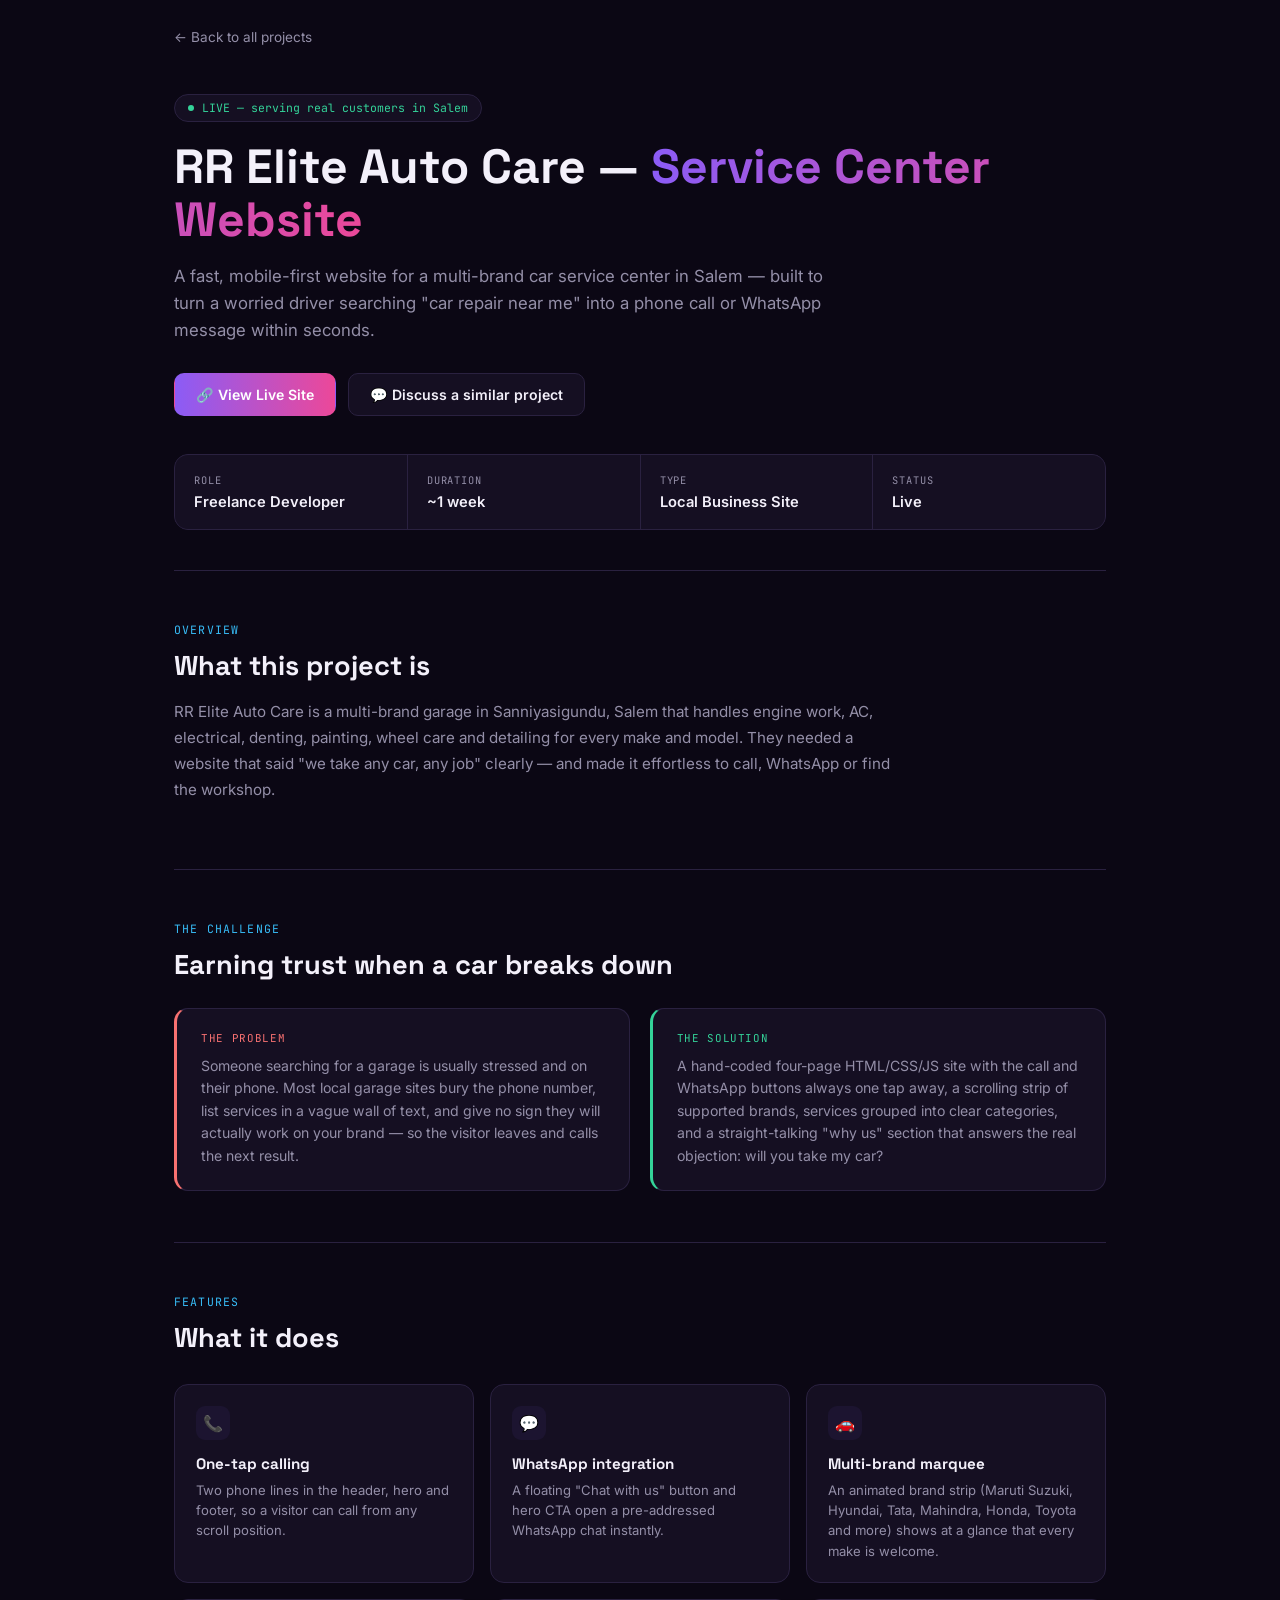
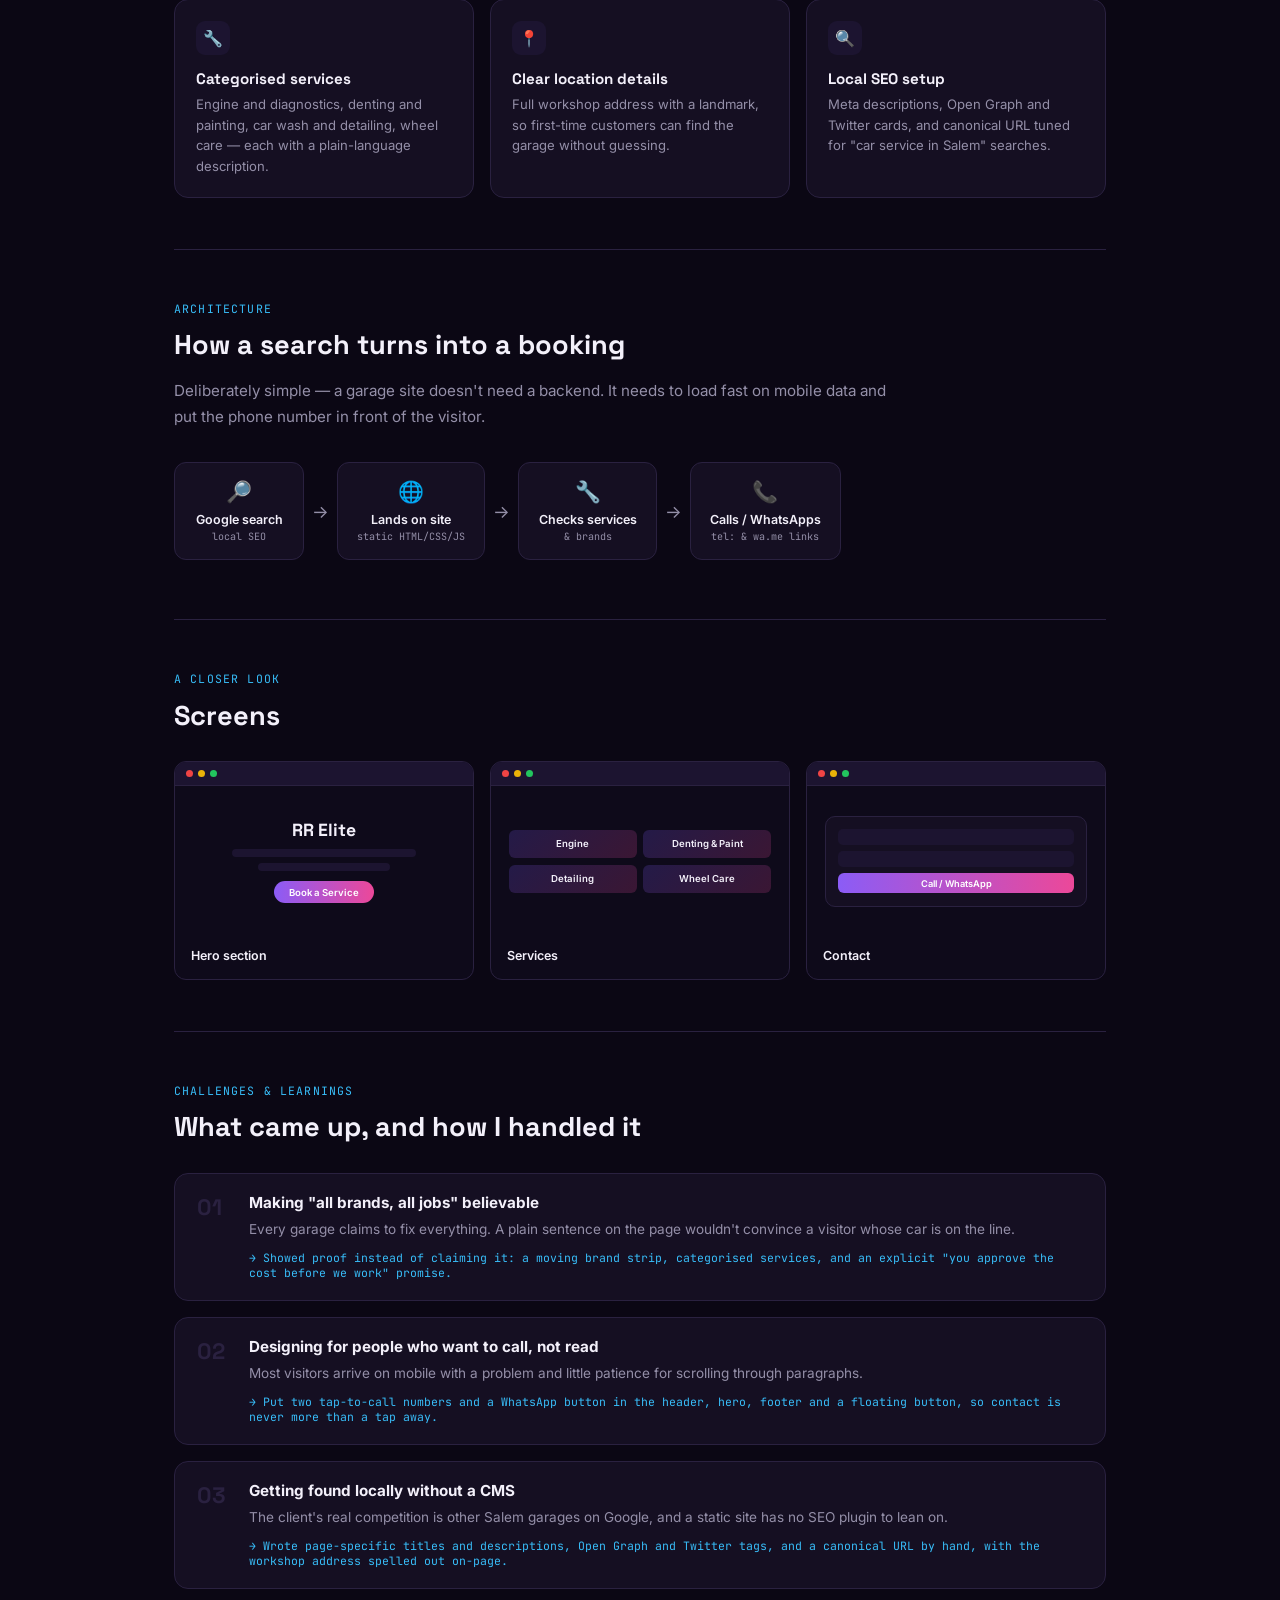
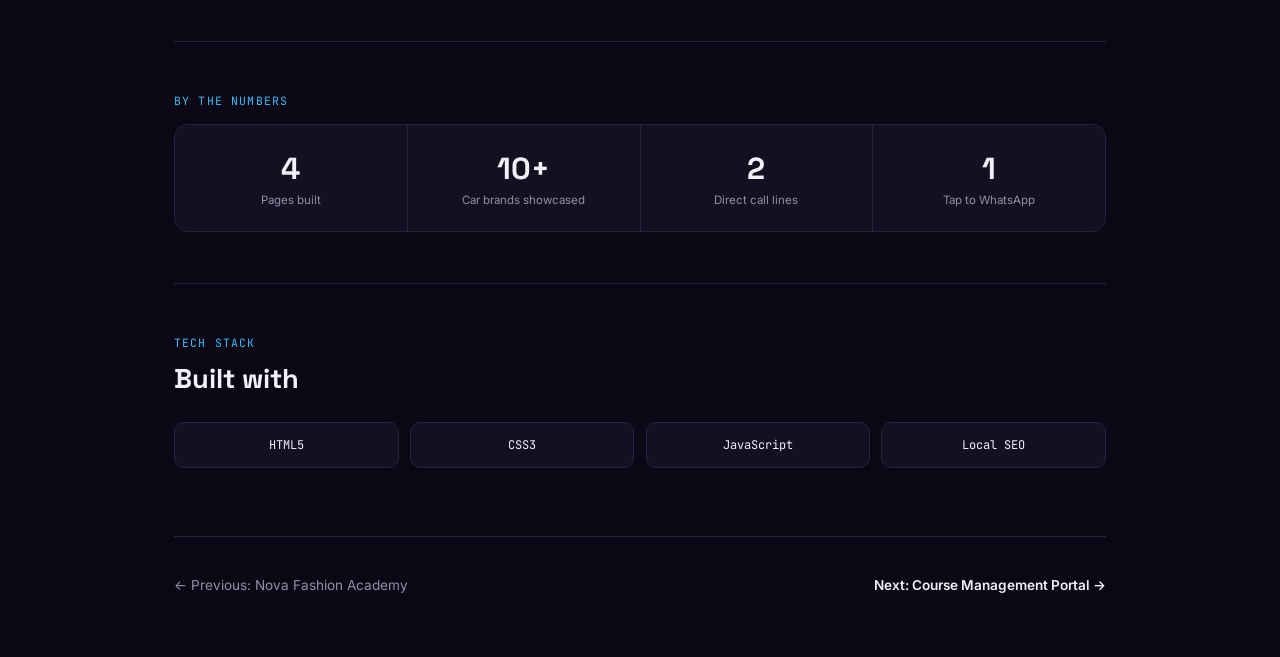
<file: rr-elite-case-study.html>
<!DOCTYPE html>
<html lang="en">
<head>
<meta charset="UTF-8">
<meta name="viewport" content="width=device-width, initial-scale=1.0">
<title>RR Elite Auto Care — Case Study</title>
<link rel="preconnect" href="https://fonts.googleapis.com">
<link href="https://fonts.googleapis.com/css2?family=Space+Grotesk:wght@500;700&family=Inter:wght@400;500;600&family=JetBrains+Mono:wght@400;500&display=swap" rel="stylesheet">
<style>
  :root{
    --bg:#0b0714; --surface:#150f22; --surface-2:#1c1430; --border:#2a2140;
    --text:#f3f0fa; --muted:#948fa8; --violet:#8b5cf6; --pink:#ec4899;
    --cyan:#38bdf8; --green:#34d399; --amber:#fbbf24;
  }
  *{box-sizing:border-box;}
  body{margin:0; background:var(--bg); color:var(--text); font-family:'Inter',sans-serif;}
  h1,h2,h3{font-family:'Space Grotesk',sans-serif; font-weight:700; margin:0;}
  .grad{background:linear-gradient(90deg,var(--violet),var(--pink)); -webkit-background-clip:text; background-clip:text; color:transparent;}
  .wrap{max-width:980px; margin:0 auto; padding:0 1.5rem;}
  a{color:inherit;}

  .backnav{padding:1.6rem 0 0;}
  .backlink{display:inline-flex; align-items:center; gap:0.4rem; font-size:0.85rem; color:var(--muted); text-decoration:none;}
  .backlink:hover{color:var(--text);}

  .hero{padding:3rem 0 2.5rem; border-bottom:1px solid var(--border);}
  .status{display:inline-flex; align-items:center; gap:0.5rem; font-family:'JetBrains Mono',monospace; font-size:0.72rem; color:var(--green); border:1px solid var(--border); background:var(--surface); padding:0.35rem 0.8rem; border-radius:20px; margin-bottom:1.2rem;}
  .dot{width:6px; height:6px; border-radius:50%; background:var(--green); animation:pulse 2s infinite;}
  @keyframes pulse{0%{box-shadow:0 0 0 0 rgba(52,211,153,.5);} 70%{box-shadow:0 0 0 8px rgba(52,211,153,0);} 100%{box-shadow:0 0 0 0 rgba(52,211,153,0);}}
  .hero h1{font-size:clamp(2rem,4.6vw,3rem); line-height:1.1; margin-bottom:0.9rem;}
  .hero .tagline{font-size:1.05rem; color:var(--muted); max-width:60ch; line-height:1.6; margin-bottom:1.8rem;}
  .cta-row{display:flex; flex-wrap:wrap; gap:0.8rem;}
  .btn{display:inline-flex; align-items:center; gap:0.5rem; font-size:0.88rem; font-weight:600; padding:0.75rem 1.3rem; border-radius:10px; text-decoration:none; border:1px solid transparent;}
  .btn-primary{background:linear-gradient(90deg,var(--violet),var(--pink)); color:#fff;}
  .btn-ghost{background:var(--surface); border-color:var(--border); color:var(--text);}
  .btn-ghost:hover{border-color:var(--violet);}

  .facts{display:grid; grid-template-columns:repeat(4,1fr); gap:1px; background:var(--border); border:1px solid var(--border); border-radius:14px; overflow:hidden; margin-top:2.4rem;}
  .fact{background:var(--surface); padding:1.1rem 1.2rem;}
  .fact .label{font-family:'JetBrains Mono',monospace; font-size:0.65rem; letter-spacing:0.08em; color:var(--muted); text-transform:uppercase; margin-bottom:0.4rem;}
  .fact .value{font-size:0.92rem; font-weight:600;}

  section.block{padding:3.2rem 0;}
  section.block.bordered{border-top:1px solid var(--border);}
  .eyebrow-sm{font-family:'JetBrains Mono',monospace; font-size:0.72rem; letter-spacing:0.1em; color:var(--cyan); text-transform:uppercase; margin-bottom:0.7rem;}
  .h-block{font-size:1.7rem; margin-bottom:1rem;}
  .p-block{color:var(--muted); font-size:0.95rem; line-height:1.7; max-width:72ch;}

  .ps-grid{display:grid; grid-template-columns:1fr 1fr; gap:1.2rem; margin-top:1.6rem;}
  .ps-card{background:var(--surface); border:1px solid var(--border); border-radius:14px; padding:1.4rem 1.5rem;}
  .ps-card.problem{border-left:3px solid #f87171;}
  .ps-card.solution{border-left:3px solid var(--green);}
  .ps-tag{font-family:'JetBrains Mono',monospace; font-size:0.68rem; letter-spacing:0.06em; margin-bottom:0.6rem; display:block;}
  .problem .ps-tag{color:#f87171;} .solution .ps-tag{color:var(--green);}
  .ps-card p{font-size:0.88rem; color:var(--muted); line-height:1.6; margin:0;}

  .feat-grid{display:grid; grid-template-columns:repeat(3,1fr); gap:1rem; margin-top:1.8rem;}
  .feat{background:var(--surface); border:1px solid var(--border); border-radius:14px; padding:1.3rem;}
  .feat .icon{width:34px; height:34px; border-radius:9px; background:var(--surface-2); display:flex; align-items:center; justify-content:center; margin-bottom:0.9rem; font-size:1rem;}
  .feat h4{font-family:'Space Grotesk',sans-serif; font-size:0.95rem; margin:0 0 0.4rem;}
  .feat p{font-size:0.82rem; color:var(--muted); line-height:1.55; margin:0;}

  .flow{display:flex; align-items:center; gap:0.5rem; margin-top:2rem; overflow-x:auto; padding-bottom:0.5rem;}
  .flow-step{flex-shrink:0; background:var(--surface); border:1px solid var(--border); border-radius:12px; padding:1rem 1.2rem; text-align:center; min-width:130px;}
  .flow-step .fs-icon{font-size:1.3rem; margin-bottom:0.5rem;}
  .flow-step .fs-label{font-size:0.78rem; font-weight:600;}
  .flow-step .fs-sub{font-family:'JetBrains Mono',monospace; font-size:0.63rem; color:var(--muted); margin-top:0.2rem;}
  .flow-arrow{flex-shrink:0; color:var(--muted); font-size:1.1rem;}

  .gallery{display:grid; grid-template-columns:repeat(3,1fr); gap:1rem; margin-top:1.8rem;}
  .screen{background:#0e0a1a; border:1px solid var(--border); border-radius:12px; overflow:hidden;}
  .screen-top{display:flex; gap:5px; padding:0.5rem 0.7rem; background:var(--surface-2); border-bottom:1px solid var(--border);}
  .sd{width:7px;height:7px;border-radius:50%;} .sd.r{background:#ef4444;} .sd.y{background:#eab308;} .sd.g{background:#22c55e;}
  .screen-body{padding:1.1rem; min-height:150px; display:flex; align-items:center; justify-content:center;}
  .screen-label{padding:0.7rem 1rem 1rem; font-size:0.78rem; font-weight:600;}
  .hero-mock{width:100%; text-align:center;}
  .hero-mock .logo{font-family:'Space Grotesk',sans-serif; font-size:1.1rem; font-weight:700; margin-bottom:0.5rem;}
  .hero-mock .line{height:8px; border-radius:4px; background:var(--surface-2); margin:0 auto 6px; }
  .hero-mock .line.w1{width:70%;} .hero-mock .line.w2{width:50%;}
  .hero-mock .cta{margin:10px auto 0; width:100px; height:22px; border-radius:20px; background:linear-gradient(90deg,var(--violet),var(--pink)); font-size:0.6rem; display:flex; align-items:center; justify-content:center; color:#fff; font-weight:600;}
  .svc-mock{display:grid; grid-template-columns:1fr 1fr; gap:0.4rem; width:100%;}
  .svc-cell{border-radius:6px; background:linear-gradient(135deg,#7c5cff33,#ec489933); padding:0.55rem 0.5rem; font-size:0.6rem; font-weight:600; text-align:center;}
  .contact-mock{width:100%; background:var(--surface); border:1px solid var(--border); border-radius:10px; padding:0.8rem;}
  .cf-field{height:16px; border-radius:5px; background:var(--surface-2); margin-bottom:6px;}
  .cf-btn{margin-top:4px; background:linear-gradient(90deg,var(--violet),var(--pink)); border-radius:6px; height:20px; font-size:0.58rem; display:flex; align-items:center; justify-content:center; color:#fff; font-weight:600;}

  .chal-list{display:flex; flex-direction:column; gap:1rem; margin-top:1.8rem;}
  .chal{display:flex; gap:1rem; background:var(--surface); border:1px solid var(--border); border-radius:14px; padding:1.2rem 1.4rem;}
  .chal .num{font-family:'Space Grotesk',sans-serif; font-weight:700; font-size:1.4rem; color:var(--border); flex-shrink:0; width:2.2rem;}
  .chal h4{font-size:0.95rem; margin:0 0 0.4rem;}
  .chal p{font-size:0.85rem; color:var(--muted); line-height:1.6; margin:0;}
  .chal .fix{display:inline-block; margin-top:0.6rem; font-family:'JetBrains Mono',monospace; font-size:0.72rem; color:var(--cyan);}

  .stats-strip{display:grid; grid-template-columns:repeat(4,1fr); gap:1px; background:var(--border); border:1px solid var(--border); border-radius:14px; overflow:hidden; margin-top:1rem;}
  .stat{background:var(--surface); padding:1.5rem 1rem; text-align:center;}
  .stat .n{font-family:'Space Grotesk',sans-serif; font-size:1.9rem; font-weight:700;}
  .stat .l{font-size:0.72rem; color:var(--muted); margin-top:0.3rem;}

  .stack-grid{display:grid; grid-template-columns:repeat(4,1fr); gap:0.7rem; margin-top:1.6rem;}
  .stack-item{background:var(--surface); border:1px solid var(--border); border-radius:10px; padding:0.9rem; text-align:center; font-family:'JetBrains Mono',monospace; font-size:0.75rem;}

  .foot-nav{display:flex; justify-content:space-between; align-items:center; padding:2.5rem 0 4rem; border-top:1px solid var(--border); margin-top:1rem;}
  .foot-link{font-size:0.85rem; color:var(--muted); text-decoration:none; display:flex; align-items:center; gap:0.4rem;}
  .foot-link:hover{color:var(--text);}
  .foot-link.next{color:var(--text); font-weight:600;}

  @media(max-width:820px){
    .facts, .stats-strip{grid-template-columns:repeat(2,1fr);}
    .feat-grid, .gallery, .stack-grid{grid-template-columns:1fr 1fr;}
    .ps-grid{grid-template-columns:1fr;}
  }
</style>
</head>
<body>
<div class="wrap">
  <div class="backnav"><a class="backlink" href="index.html#projects">← Back to all projects</a></div>

  <div class="hero">
    <div class="status"><span class="dot"></span>LIVE — serving real customers in Salem</div>
    <h1>RR Elite Auto Care — <span class="grad">Service Center Website</span></h1>
    <p class="tagline">A fast, mobile-first website for a multi-brand car service center in Salem — built to turn a worried driver searching "car repair near me" into a phone call or WhatsApp message within seconds.</p>
    <div class="cta-row">
      <a class="btn btn-primary" href="https://www.rreliteautocare.in" target="_blank" rel="noopener">🔗 View Live Site</a>
      <a class="btn btn-ghost" href="index.html#contact">💬 Discuss a similar project</a>
    </div>
    <div class="facts">
      <div class="fact"><div class="label">Role</div><div class="value">Freelance Developer</div></div>
      <div class="fact"><div class="label">Duration</div><div class="value">~1 week</div></div>
      <div class="fact"><div class="label">Type</div><div class="value">Local Business Site</div></div>
      <div class="fact"><div class="label">Status</div><div class="value">Live</div></div>
    </div>
  </div>

  <section class="block">
    <div class="eyebrow-sm">Overview</div>
    <h2 class="h-block">What this project is</h2>
    <p class="p-block">RR Elite Auto Care is a multi-brand garage in Sanniyasigundu, Salem that handles engine work, AC, electrical, denting, painting, wheel care and detailing for every make and model. They needed a website that said "we take any car, any job" clearly — and made it effortless to call, WhatsApp or find the workshop.</p>
  </section>

  <section class="block bordered">
    <div class="eyebrow-sm">The Challenge</div>
    <h2 class="h-block">Earning trust when a car breaks down</h2>
    <div class="ps-grid">
      <div class="ps-card problem">
        <span class="ps-tag">THE PROBLEM</span>
        <p>Someone searching for a garage is usually stressed and on their phone. Most local garage sites bury the phone number, list services in a vague wall of text, and give no sign they will actually work on your brand — so the visitor leaves and calls the next result.</p>
      </div>
      <div class="ps-card solution">
        <span class="ps-tag">THE SOLUTION</span>
        <p>A hand-coded four-page HTML/CSS/JS site with the call and WhatsApp buttons always one tap away, a scrolling strip of supported brands, services grouped into clear categories, and a straight-talking "why us" section that answers the real objection: will you take my car?</p>
      </div>
    </div>
  </section>

  <section class="block bordered">
    <div class="eyebrow-sm">Features</div>
    <h2 class="h-block">What it does</h2>
    <div class="feat-grid">
      <div class="feat"><div class="icon">📞</div><h4>One-tap calling</h4><p>Two phone lines in the header, hero and footer, so a visitor can call from any scroll position.</p></div>
      <div class="feat"><div class="icon">💬</div><h4>WhatsApp integration</h4><p>A floating "Chat with us" button and hero CTA open a pre-addressed WhatsApp chat instantly.</p></div>
      <div class="feat"><div class="icon">🚗</div><h4>Multi-brand marquee</h4><p>An animated brand strip (Maruti Suzuki, Hyundai, Tata, Mahindra, Honda, Toyota and more) shows at a glance that every make is welcome.</p></div>
      <div class="feat"><div class="icon">🔧</div><h4>Categorised services</h4><p>Engine and diagnostics, denting and painting, car wash and detailing, wheel care — each with a plain-language description.</p></div>
      <div class="feat"><div class="icon">📍</div><h4>Clear location details</h4><p>Full workshop address with a landmark, so first-time customers can find the garage without guessing.</p></div>
      <div class="feat"><div class="icon">🔍</div><h4>Local SEO setup</h4><p>Meta descriptions, Open Graph and Twitter cards, and canonical URL tuned for "car service in Salem" searches.</p></div>
    </div>
  </section>

  <section class="block bordered">
    <div class="eyebrow-sm">Architecture</div>
    <h2 class="h-block">How a search turns into a booking</h2>
    <p class="p-block">Deliberately simple — a garage site doesn't need a backend. It needs to load fast on mobile data and put the phone number in front of the visitor.</p>
    <div class="flow">
      <div class="flow-step"><div class="fs-icon">🔎</div><div class="fs-label">Google search</div><div class="fs-sub">local SEO</div></div>
      <div class="flow-arrow">→</div>
      <div class="flow-step"><div class="fs-icon">🌐</div><div class="fs-label">Lands on site</div><div class="fs-sub">static HTML/CSS/JS</div></div>
      <div class="flow-arrow">→</div>
      <div class="flow-step"><div class="fs-icon">🔧</div><div class="fs-label">Checks services</div><div class="fs-sub">&amp; brands</div></div>
      <div class="flow-arrow">→</div>
      <div class="flow-step"><div class="fs-icon">📞</div><div class="fs-label">Calls / WhatsApps</div><div class="fs-sub">tel: &amp; wa.me links</div></div>
    </div>
  </section>

  <section class="block bordered">
    <div class="eyebrow-sm">A closer look</div>
    <h2 class="h-block">Screens</h2>
    <div class="gallery">
      <div class="screen">
        <div class="screen-top"><span class="sd r"></span><span class="sd y"></span><span class="sd g"></span></div>
        <div class="screen-body">
          <div class="hero-mock">
            <div class="logo">RR Elite</div>
            <div class="line w1"></div>
            <div class="line w2"></div>
            <div class="cta">Book a Service</div>
          </div>
        </div>
        <div class="screen-label">Hero section</div>
      </div>
      <div class="screen">
        <div class="screen-top"><span class="sd r"></span><span class="sd y"></span><span class="sd g"></span></div>
        <div class="screen-body">
          <div class="svc-mock">
            <div class="svc-cell">Engine</div><div class="svc-cell">Denting &amp; Paint</div>
            <div class="svc-cell">Detailing</div><div class="svc-cell">Wheel Care</div>
          </div>
        </div>
        <div class="screen-label">Services</div>
      </div>
      <div class="screen">
        <div class="screen-top"><span class="sd r"></span><span class="sd y"></span><span class="sd g"></span></div>
        <div class="screen-body">
          <div class="contact-mock">
            <div class="cf-field"></div>
            <div class="cf-field"></div>
            <div class="cf-btn">Call / WhatsApp</div>
          </div>
        </div>
        <div class="screen-label">Contact</div>
      </div>
    </div>
  </section>

  <section class="block bordered">
    <div class="eyebrow-sm">Challenges &amp; Learnings</div>
    <h2 class="h-block">What came up, and how I handled it</h2>
    <!-- EDIT: replace these three with what actually happened on this project -->
    <div class="chal-list">
      <div class="chal">
        <div class="num">01</div>
        <div>
          <h4>Making "all brands, all jobs" believable</h4>
          <p>Every garage claims to fix everything. A plain sentence on the page wouldn't convince a visitor whose car is on the line.</p>
          <span class="fix">→ Showed proof instead of claiming it: a moving brand strip, categorised services, and an explicit "you approve the cost before we work" promise.</span>
        </div>
      </div>
      <div class="chal">
        <div class="num">02</div>
        <div>
          <h4>Designing for people who want to call, not read</h4>
          <p>Most visitors arrive on mobile with a problem and little patience for scrolling through paragraphs.</p>
          <span class="fix">→ Put two tap-to-call numbers and a WhatsApp button in the header, hero, footer and a floating button, so contact is never more than a tap away.</span>
        </div>
      </div>
      <div class="chal">
        <div class="num">03</div>
        <div>
          <h4>Getting found locally without a CMS</h4>
          <p>The client's real competition is other Salem garages on Google, and a static site has no SEO plugin to lean on.</p>
          <span class="fix">→ Wrote page-specific titles and descriptions, Open Graph and Twitter tags, and a canonical URL by hand, with the workshop address spelled out on-page.</span>
        </div>
      </div>
    </div>
  </section>

  <section class="block bordered">
    <div class="eyebrow-sm">By the numbers</div>
    <div class="stats-strip">
      <div class="stat"><div class="n">4</div><div class="l">Pages built</div></div>
      <div class="stat"><div class="n">10+</div><div class="l">Car brands showcased</div></div>
      <div class="stat"><div class="n">2</div><div class="l">Direct call lines</div></div>
      <div class="stat"><div class="n">1</div><div class="l">Tap to WhatsApp</div></div>
    </div>
  </section>

  <section class="block bordered">
    <div class="eyebrow-sm">Tech Stack</div>
    <h2 class="h-block">Built with</h2>
    <div class="stack-grid">
      <div class="stack-item">HTML5</div>
      <div class="stack-item">CSS3</div>
      <div class="stack-item">JavaScript</div>
      <div class="stack-item">Local SEO</div>
    </div>
  </section>

  <div class="foot-nav">
    <a class="foot-link" href="nova-case-study.html">← Previous: Nova Fashion Academy</a>
    <a class="foot-link next" href="course-portal-case-study.html">Next: Course Management Portal →</a>
  </div>
</div>
</body>
</html>
</file>
